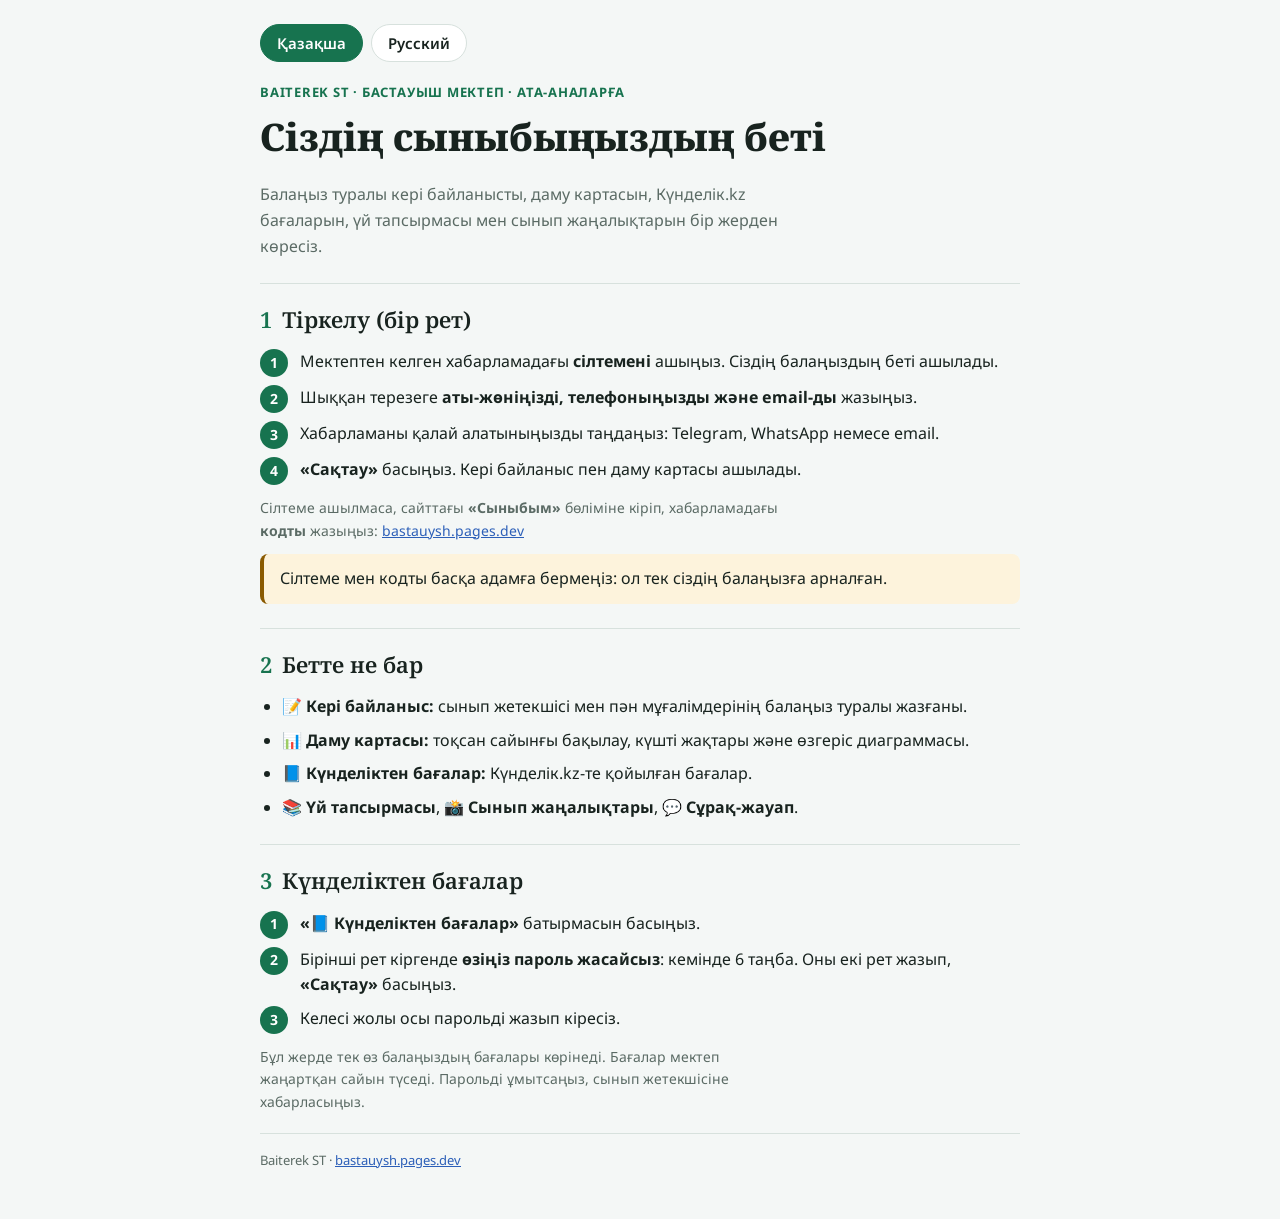
<file: ata-ana.html>
<!doctype html>
<html lang="kk">
<head>
<meta charset="utf-8">
<meta name="viewport" content="width=device-width, initial-scale=1">
<meta name="description" content="Baiterek ST бастауыш мектебі: ата-аналарға сайтты пайдалану нұсқаулығы. Инструкция для родителей.">
<title>Ата-аналарға нұсқаулық</title>
<link rel="preconnect" href="https://fonts.googleapis.com">
<link rel="stylesheet" href="https://fonts.googleapis.com/css2?family=Noto+Sans:wght@400;500;700&family=Noto+Serif:wght@600;800&display=swap">
<link rel="stylesheet" href="guide.css">
</head>
<body>
<div class="wrap">
  <header>
    <div class="tabs" role="tablist" aria-label="Тіл / Язык">
      <button role="tab" data-lang="kz">Қазақша</button>
      <button role="tab" data-lang="ru">Русский</button>
    </div>
  </header>

<main data-l="kz">
  <div class="eyebrow">Baiterek ST · бастауыш мектеп · ата-аналарға</div>
  <h1>Сіздің сыныбыңыздың беті</h1>
  <p class="lead">Балаңыз туралы кері байланысты, даму картасын, Күнделік.kz бағаларын, үй тапсырмасы мен сынып жаңалықтарын бір жерден көресіз.</p>

  <section>
    <h2><span class="n">1</span>Тіркелу (бір рет)</h2>
    <ol class="steps">
      <li>Мектептен келген хабарламадағы <b>сілтемені</b> ашыңыз. Сіздің балаңыздың беті ашылады.</li>
      <li>Шыққан терезеге <b>аты-жөніңізді, телефоныңызды және email-ды</b> жазыңыз.</li>
      <li>Хабарламаны қалай алатыныңызды таңдаңыз: Telegram, WhatsApp немесе email.</li>
      <li><b>«Сақтау»</b> басыңыз. Кері байланыс пен даму картасы ашылады.</li>
    </ol>
    <p class="note">Сілтеме ашылмаса, сайттағы <b>«Сыныбым»</b> бөліміне кіріп, хабарламадағы <b>кодты</b> жазыңыз: <a href="https://bastauysh.pages.dev/#myclass">bastauysh.pages.dev</a></p>
    <p class="warn">Сілтеме мен кодты басқа адамға бермеңіз: ол тек сіздің балаңызға арналған.</p>
  </section>

  <section>
    <h2><span class="n">2</span>Бетте не бар</h2>
    <ul>
      <li><b>📝 Кері байланыс:</b> сынып жетекшісі мен пән мұғалімдерінің балаңыз туралы жазғаны.</li>
      <li><b>📊 Даму картасы:</b> тоқсан сайынғы бақылау, күшті жақтары және өзгеріс диаграммасы.</li>
      <li><b>📘 Күнделіктен бағалар:</b> Күнделік.kz-те қойылған бағалар.</li>
      <li><b>📚 Үй тапсырмасы</b>, <b>📸 Сынып жаңалықтары</b>, <b>💬 Сұрақ-жауап</b>.</li>
    </ul>
  </section>

  <section>
    <h2><span class="n">3</span>Күнделіктен бағалар</h2>
    <ol class="steps">
      <li><b>«📘 Күнделіктен бағалар»</b> батырмасын басыңыз.</li>
      <li>Бірінші рет кіргенде <b>өзіңіз пароль жасайсыз</b>: кемінде 6 таңба. Оны екі рет жазып, <b>«Сақтау»</b> басыңыз.</li>
      <li>Келесі жолы осы парольді жазып кіресіз.</li>
    </ol>
    <p class="note">Бұл жерде тек өз балаңыздың бағалары көрінеді. Бағалар мектеп жаңартқан сайын түседі. Парольді ұмытсаңыз, сынып жетекшісіне хабарласыңыз.</p>
  </section>
</main>

<main data-l="ru" hidden>
  <div class="eyebrow">Baiterek ST · начальная школа · родителям</div>
  <h1>Страница вашего класса</h1>
  <p class="lead">В одном месте — обратная связь о вашем ребёнке, карта развития, оценки из Күнделік.kz, домашнее задание и новости класса.</p>

  <section>
    <h2><span class="n">1</span>Регистрация (один раз)</h2>
    <ol class="steps">
      <li>Откройте <b>ссылку</b> из сообщения школы. Откроется страница вашего ребёнка.</li>
      <li>В появившемся окне укажите <b>ФИО, телефон и email</b>.</li>
      <li>Выберите, как получать уведомления: Telegram, WhatsApp или email.</li>
      <li>Нажмите <b>«Сохранить»</b>. Откроются обратная связь и карта развития.</li>
    </ol>
    <p class="note">Если ссылка не открывается, зайдите на сайте в раздел <b>«Мой класс»</b> и введите <b>код</b> из сообщения: <a href="https://bastauysh.pages.dev/#myclass">bastauysh.pages.dev</a></p>
    <p class="warn">Не передавайте ссылку и код другим людям: они предназначены только для вашего ребёнка.</p>
  </section>

  <section>
    <h2><span class="n">2</span>Что есть на странице</h2>
    <ul>
      <li><b>📝 Обратная связь:</b> что пишут о вашем ребёнке классный руководитель и учителя-предметники.</li>
      <li><b>📊 Карта развития:</b> наблюдения по четвертям, сильные стороны и диаграмма изменений.</li>
      <li><b>📘 Оценки из Күнделік:</b> оценки, выставленные в Күнделік.kz.</li>
      <li><b>📚 Домашнее задание</b>, <b>📸 Новости класса</b>, <b>💬 Вопросы и ответы</b>.</li>
    </ul>
  </section>

  <section>
    <h2><span class="n">3</span>Оценки из Күнделік</h2>
    <ol class="steps">
      <li>Нажмите <b>«📘 Оценки из Күнделік»</b>.</li>
      <li>При первом входе вы <b>сами создаёте пароль</b>: не короче 6 символов. Введите его дважды и нажмите <b>«Сохранить»</b>.</li>
      <li>В следующий раз входите с этим паролем.</li>
    </ol>
    <p class="note">Здесь видны только оценки вашего ребёнка. Оценки появляются после обновления школой. Если забыли пароль, обратитесь к классному руководителю.</p>
  </section>
</main>
  <footer>Baiterek ST · <a href="https://bastauysh.pages.dev/">bastauysh.pages.dev</a></footer>
</div>
<script src="guide.js"></script>
</body>
</html>
</file>
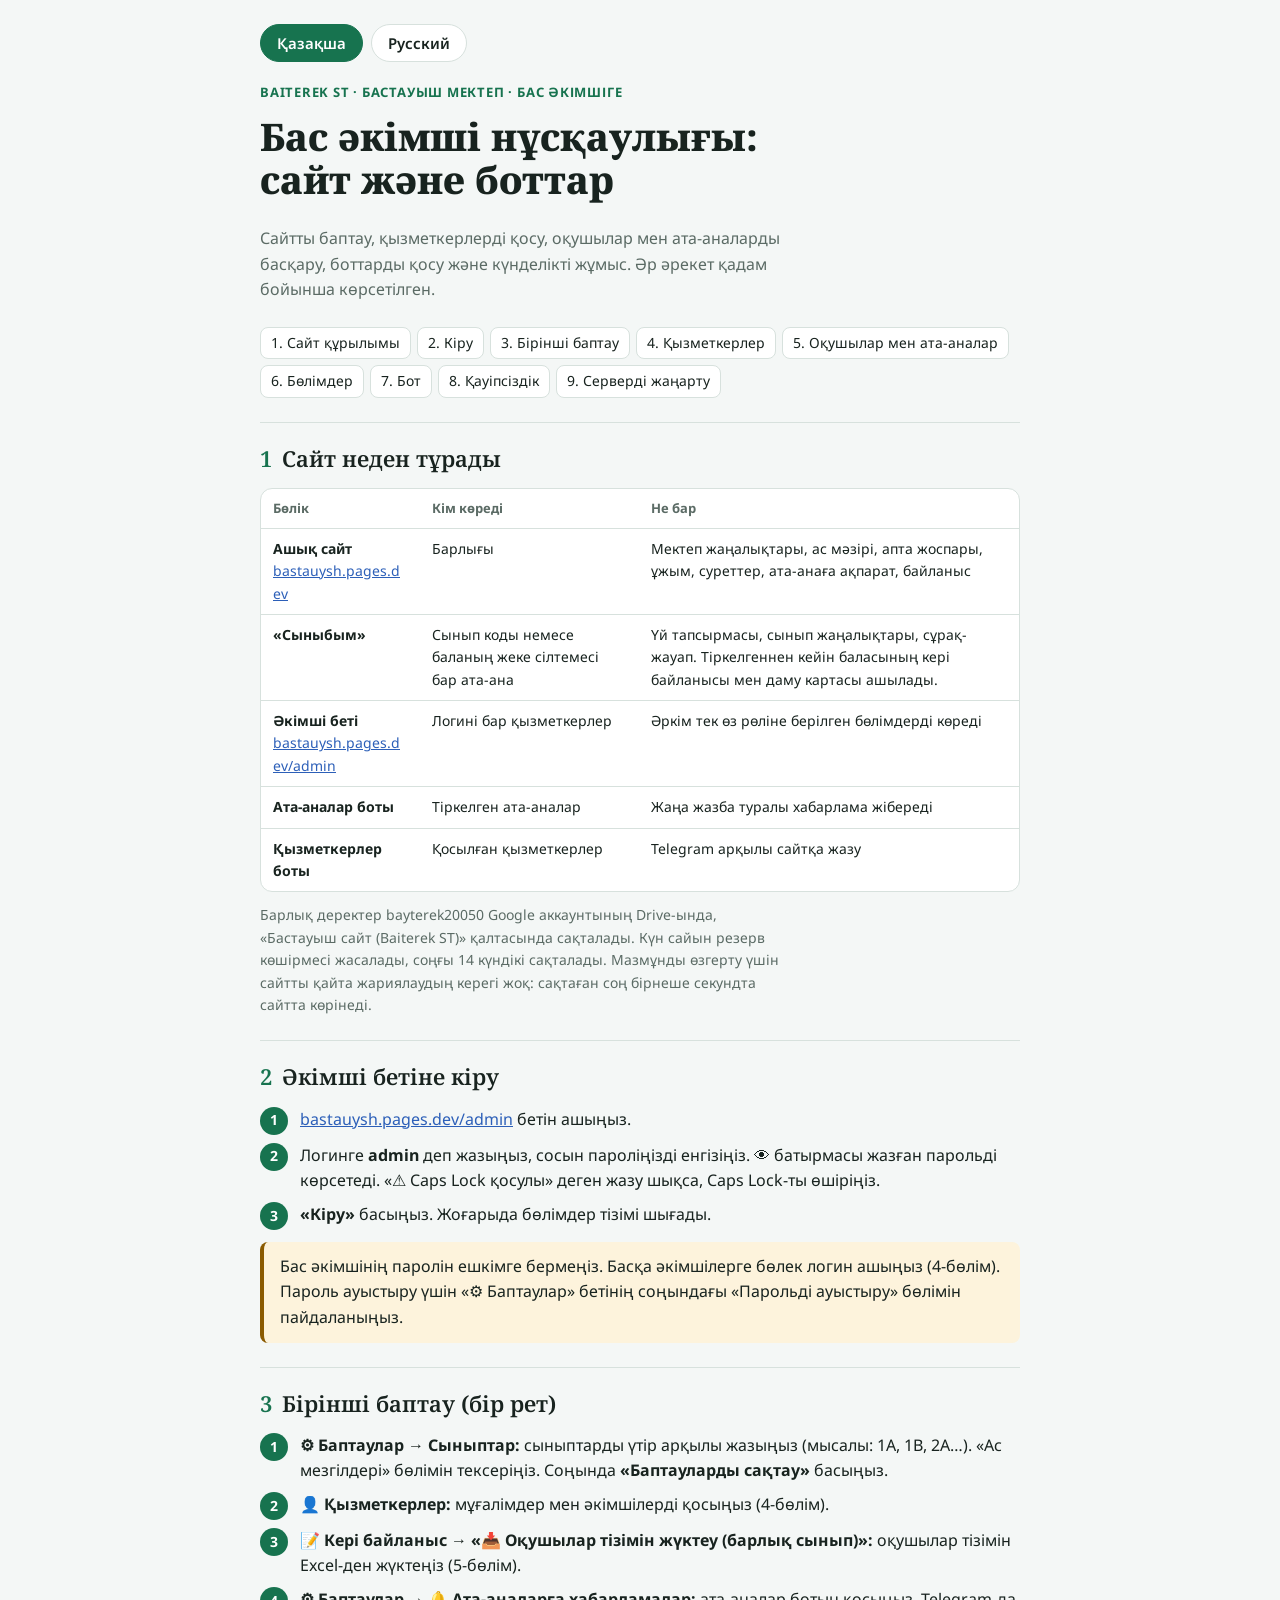
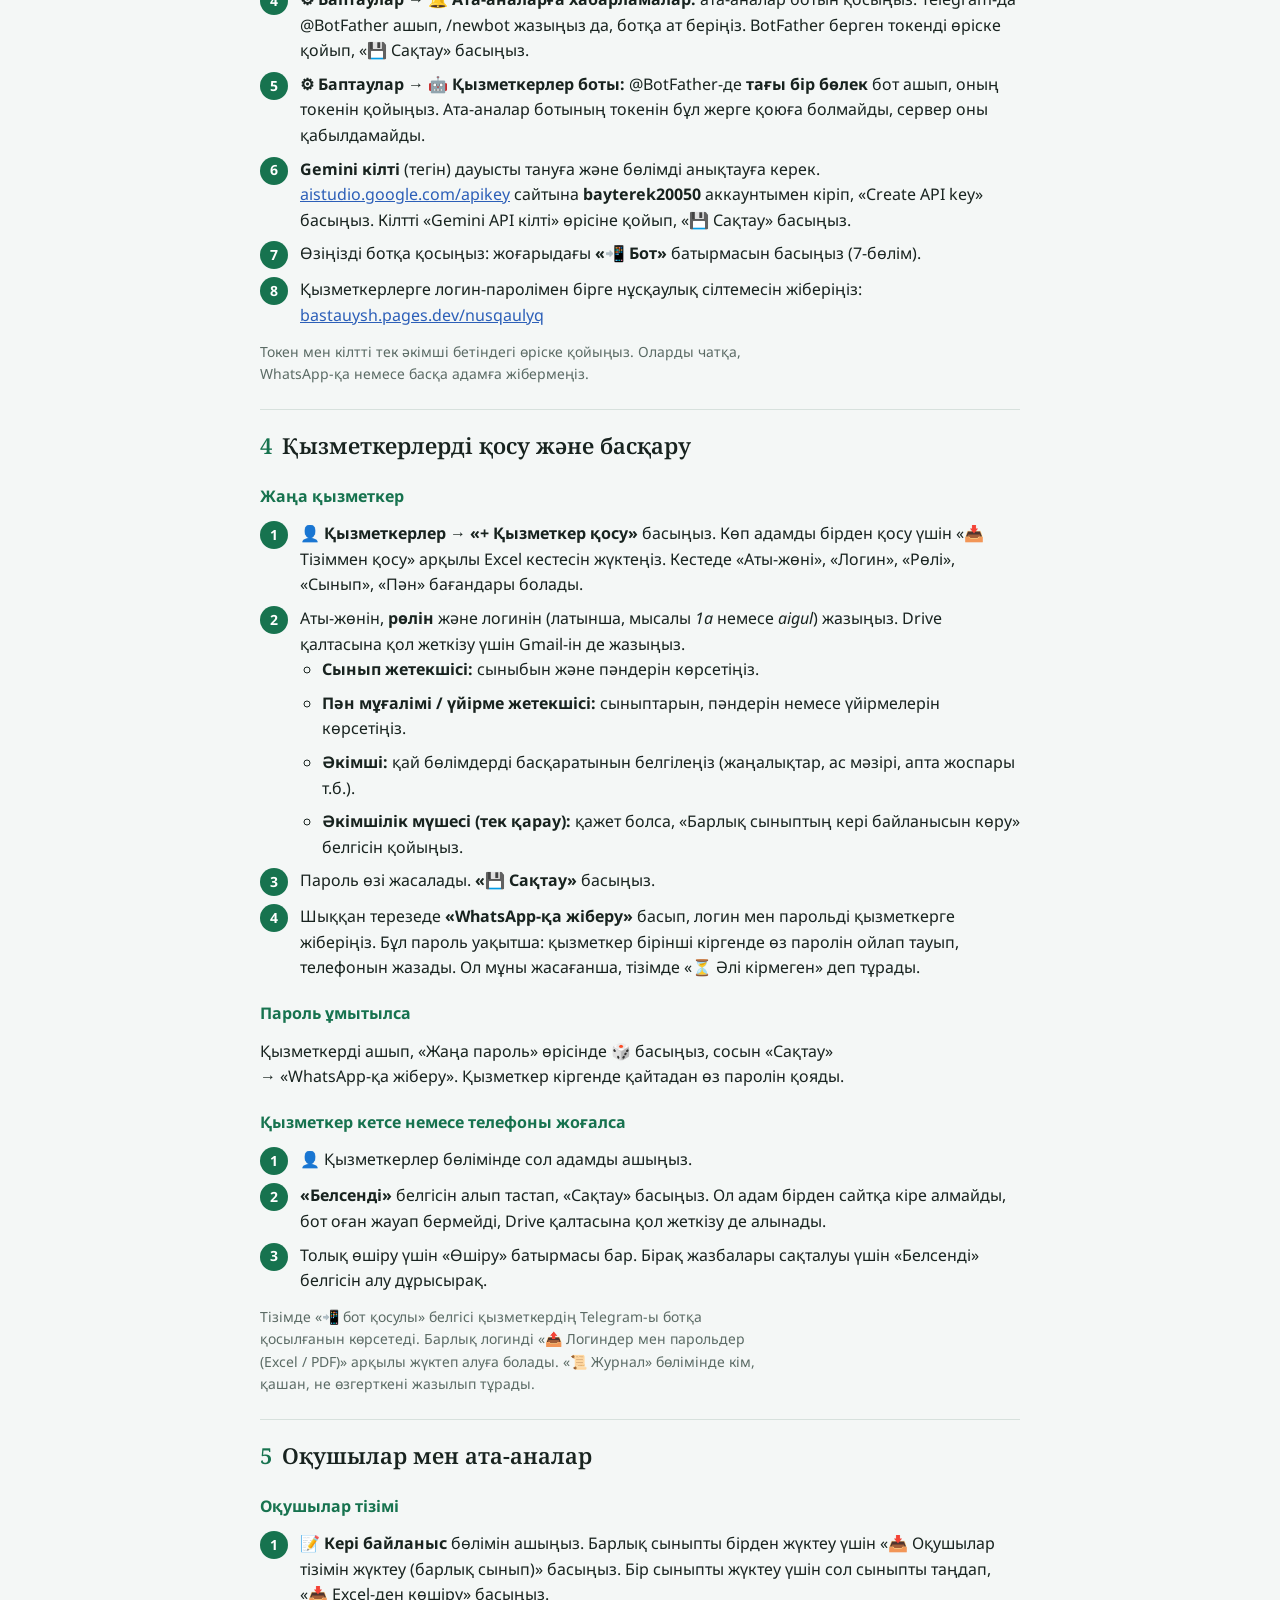
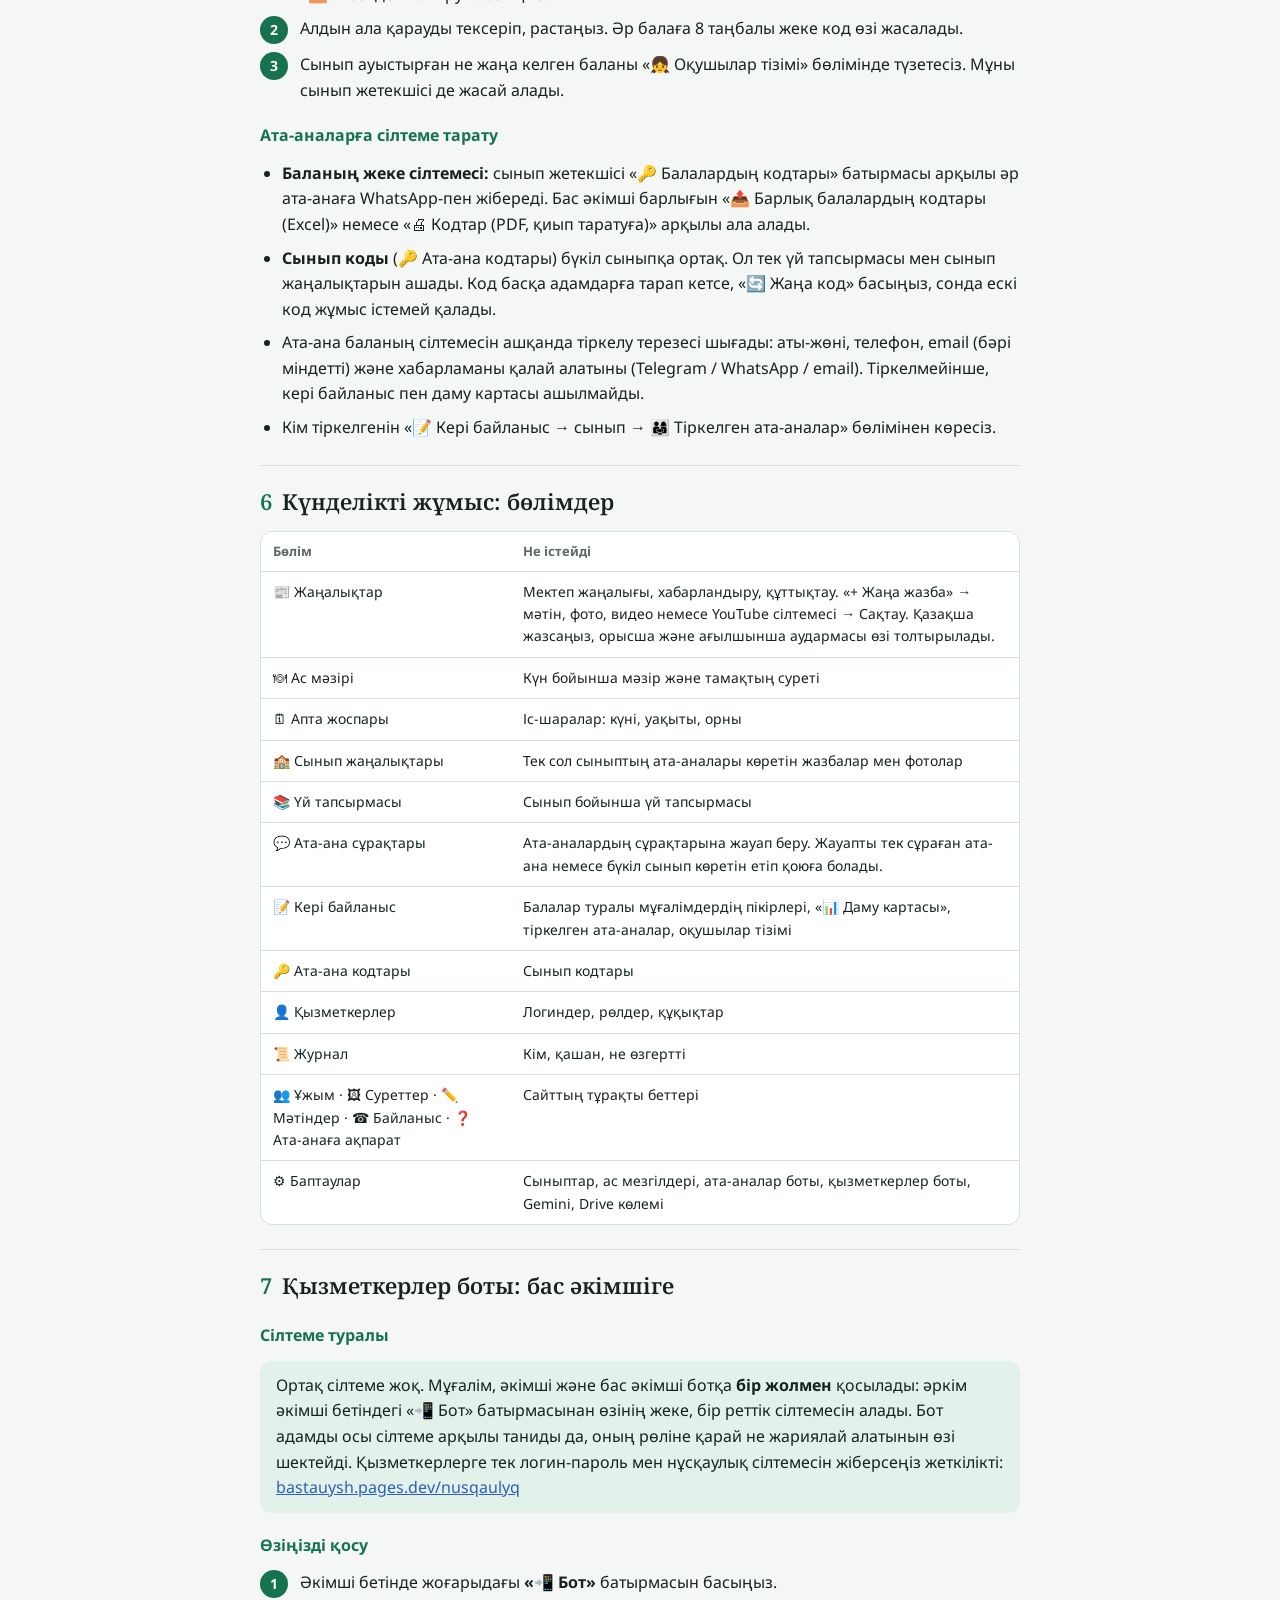
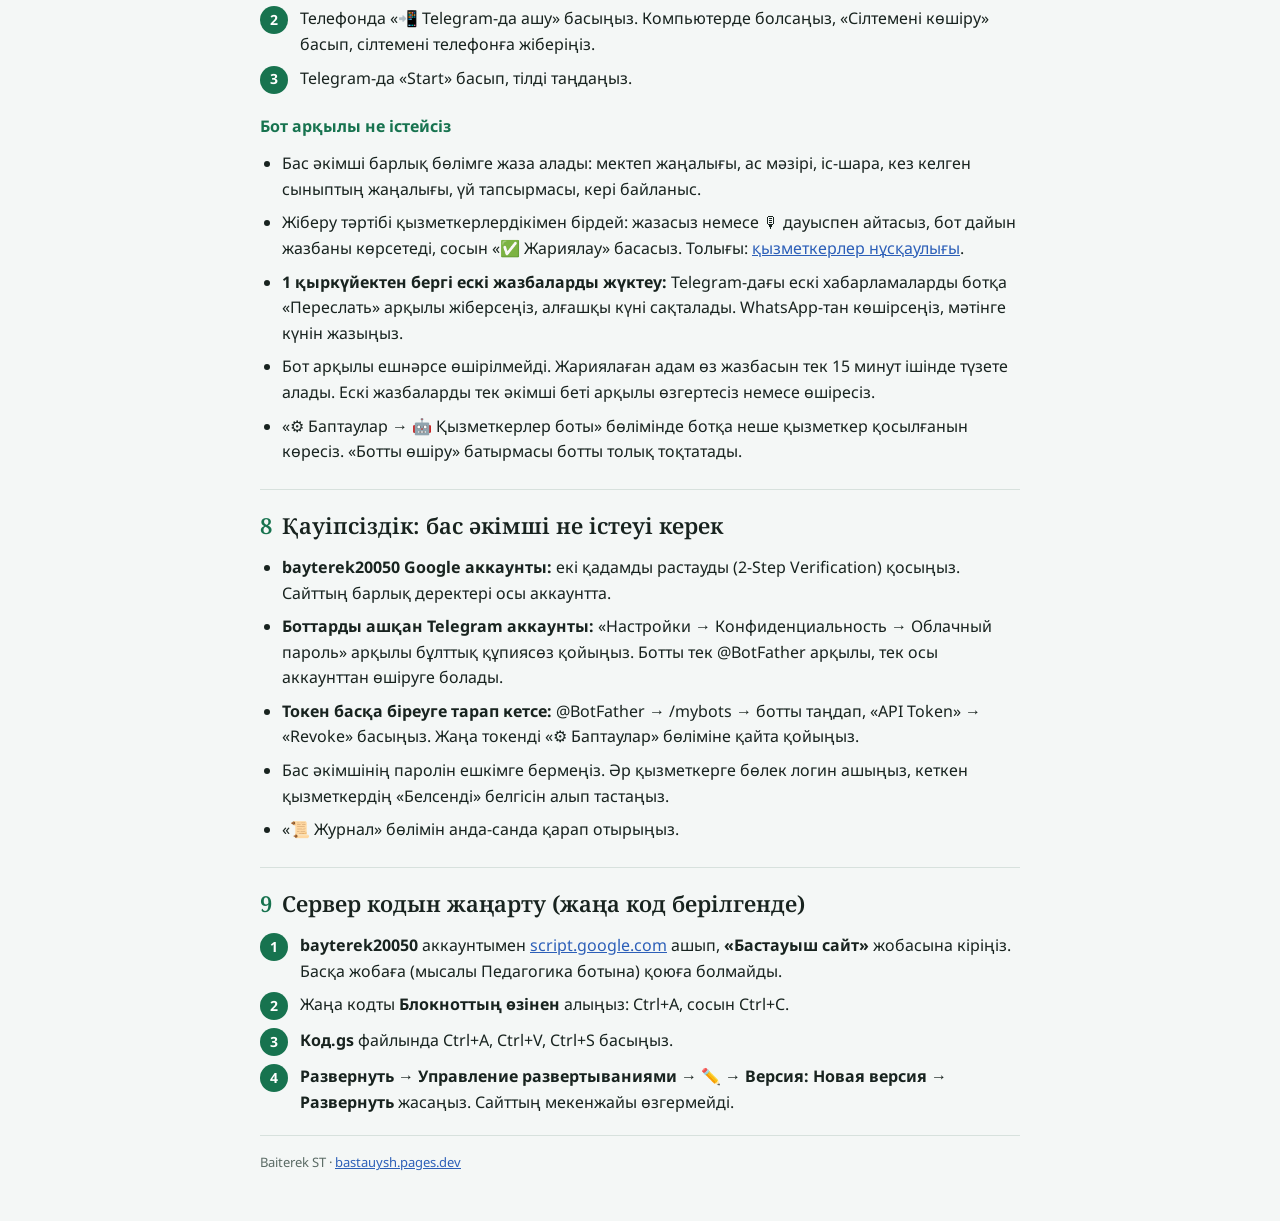
<file: bas-akimshi.html>
<!doctype html>
<html lang="kk">
<head>
<meta charset="utf-8">
<meta name="viewport" content="width=device-width, initial-scale=1">
<meta name="robots" content="noindex">
<meta name="description" content="Baiterek ST бастауыш мектебі: бас әкімшіге арналған сайт пен боттарды басқару нұсқаулығы">
<title>Бас әкімші нұсқаулығы</title>
<link rel="preconnect" href="https://fonts.googleapis.com">
<link rel="stylesheet" href="https://fonts.googleapis.com/css2?family=Noto+Sans:wght@400;500;700&family=Noto+Serif:wght@600;800&display=swap">
<link rel="stylesheet" href="guide.css">
</head>
<body>
<div class="wrap">
  <header>
    <div class="tabs" role="tablist" aria-label="Тіл / Язык">
      <button role="tab" data-lang="kz">Қазақша</button>
      <button role="tab" data-lang="ru">Русский</button>
    </div>
  </header>

<!-- ======================= ҚАЗАҚША ======================= -->
<main data-l="kz">
  <div class="eyebrow">Baiterek ST · бастауыш мектеп · бас әкімшіге</div>
  <h1>Бас әкімші нұсқаулығы: сайт және боттар</h1>
  <p class="lead">Сайтты баптау, қызметкерлерді қосу, оқушылар мен ата-аналарды басқару, боттарды қосу және күнделікті жұмыс. Әр әрекет қадам бойынша көрсетілген.</p>
  <nav class="toc">
    <a href="#kz-1">1. Сайт құрылымы</a><a href="#kz-2">2. Кіру</a><a href="#kz-3">3. Бірінші баптау</a><a href="#kz-4">4. Қызметкерлер</a>
    <a href="#kz-5">5. Оқушылар мен ата-аналар</a><a href="#kz-6">6. Бөлімдер</a><a href="#kz-7">7. Бот</a><a href="#kz-8">8. Қауіпсіздік</a><a href="#kz-9">9. Серверді жаңарту</a>
  </nav>

  <section id="kz-1">
    <h2><span class="n">1</span>Сайт неден тұрады</h2>
    <div class="table-wrap"><table>
      <tr><th>Бөлік</th><th>Кім көреді</th><th>Не бар</th></tr>
      <tr><td><b>Ашық сайт</b><br><a href="https://bastauysh.pages.dev/">bastauysh.pages.dev</a></td><td>Барлығы</td><td>Мектеп жаңалықтары, ас мәзірі, апта жоспары, ұжым, суреттер, ата-анаға ақпарат, байланыс</td></tr>
      <tr><td><b>«Сыныбым»</b></td><td>Сынып коды немесе баланың жеке сілтемесі бар ата-ана</td><td>Үй тапсырмасы, сынып жаңалықтары, сұрақ-жауап. Тіркелгеннен кейін баласының кері байланысы мен даму картасы ашылады.</td></tr>
      <tr><td><b>Әкімші беті</b><br><a href="https://bastauysh.pages.dev/admin">bastauysh.pages.dev/admin</a></td><td>Логині бар қызметкерлер</td><td>Әркім тек өз рөліне берілген бөлімдерді көреді</td></tr>
      <tr><td><b>Ата-аналар боты</b></td><td>Тіркелген ата-аналар</td><td>Жаңа жазба туралы хабарлама жібереді</td></tr>
      <tr><td><b>Қызметкерлер боты</b></td><td>Қосылған қызметкерлер</td><td>Telegram арқылы сайтқа жазу</td></tr>
    </table></div>
    <p class="note">Барлық деректер bayterek20050 Google аккаунтының Drive-ында, «Бастауыш сайт (Baiterek ST)» қалтасында сақталады. Күн сайын резерв көшірмесі жасалады, соңғы 14 күндікі сақталады. Мазмұнды өзгерту үшін сайтты қайта жариялаудың керегі жоқ: сақтаған соң бірнеше секундта сайтта көрінеді.</p>
  </section>

  <section id="kz-2">
    <h2><span class="n">2</span>Әкімші бетіне кіру</h2>
    <ol class="steps">
      <li><a href="https://bastauysh.pages.dev/admin">bastauysh.pages.dev/admin</a> бетін ашыңыз.</li>
      <li>Логинге <b>admin</b> деп жазыңыз, сосын пароліңізді енгізіңіз. 👁 батырмасы жазған парольді көрсетеді. «⚠ Caps Lock қосулы» деген жазу шықса, Caps Lock-ты өшіріңіз.</li>
      <li><b>«Кіру»</b> басыңыз. Жоғарыда бөлімдер тізімі шығады.</li>
    </ol>
    <p class="warn">Бас әкімшінің паролін ешкімге бермеңіз. Басқа әкімшілерге бөлек логин ашыңыз (4-бөлім). Пароль ауыстыру үшін «⚙ Баптаулар» бетінің соңындағы «Парольді ауыстыру» бөлімін пайдаланыңыз.</p>
  </section>

  <section id="kz-3">
    <h2><span class="n">3</span>Бірінші баптау (бір рет)</h2>
    <ol class="steps">
      <li><b>⚙ Баптаулар → Сыныптар:</b> сыныптарды үтір арқылы жазыңыз (мысалы: 1A, 1B, 2A…). «Ас мезгілдері» бөлімін тексеріңіз. Соңында <b>«Баптауларды сақтау»</b> басыңыз.</li>
      <li><b>👤 Қызметкерлер:</b> мұғалімдер мен әкімшілерді қосыңыз (4-бөлім).</li>
      <li><b>📝 Кері байланыс → «📥 Оқушылар тізімін жүктеу (барлық сынып)»:</b> оқушылар тізімін Excel-ден жүктеңіз (5-бөлім).</li>
      <li><b>⚙ Баптаулар → 🔔 Ата-аналарға хабарламалар:</b> ата-аналар ботын қосыңыз. Telegram-да @BotFather ашып, /newbot жазыңыз да, ботқа ат беріңіз. BotFather берген токенді өріске қойып, «💾 Сақтау» басыңыз.</li>
      <li><b>⚙ Баптаулар → 🤖 Қызметкерлер боты:</b> @BotFather-де <b>тағы бір бөлек</b> бот ашып, оның токенін қойыңыз. Ата-аналар ботының токенін бұл жерге қоюға болмайды, сервер оны қабылдамайды.</li>
      <li><b>Gemini кілті</b> (тегін) дауысты тануға және бөлімді анықтауға керек. <a href="https://aistudio.google.com/apikey">aistudio.google.com/apikey</a> сайтына <b>bayterek20050</b> аккаунтымен кіріп, «Create API key» басыңыз. Кілтті «Gemini API кілті» өрісіне қойып, «💾 Сақтау» басыңыз.</li>
      <li>Өзіңізді ботқа қосыңыз: жоғарыдағы <b>«📲 Бот»</b> батырмасын басыңыз (7-бөлім).</li>
      <li>Қызметкерлерге логин-паролімен бірге нұсқаулық сілтемесін жіберіңіз: <a href="https://bastauysh.pages.dev/nusqaulyq">bastauysh.pages.dev/nusqaulyq</a></li>
    </ol>
    <p class="note">Токен мен кілтті тек әкімші бетіндегі өріске қойыңыз. Оларды чатқа, WhatsApp-қа немесе басқа адамға жібермеңіз.</p>
  </section>

  <section id="kz-4">
    <h2><span class="n">4</span>Қызметкерлерді қосу және басқару</h2>
    <h3>Жаңа қызметкер</h3>
    <ol class="steps">
      <li><b>👤 Қызметкерлер → «+ Қызметкер қосу»</b> басыңыз. Көп адамды бірден қосу үшін «📥 Тізіммен қосу» арқылы Excel кестесін жүктеңіз. Кестеде «Аты-жөні», «Логин», «Рөлі», «Сынып», «Пән» бағандары болады.</li>
      <li>Аты-жөнін, <b>рөлін</b> және логинін (латынша, мысалы <i>1a</i> немесе <i>aigul</i>) жазыңыз. Drive қалтасына қол жеткізу үшін Gmail-ін де жазыңыз.
        <ul>
          <li><b>Сынып жетекшісі:</b> сыныбын және пәндерін көрсетіңіз.</li>
          <li><b>Пән мұғалімі / үйірме жетекшісі:</b> сыныптарын, пәндерін немесе үйірмелерін көрсетіңіз.</li>
          <li><b>Әкімші:</b> қай бөлімдерді басқаратынын белгілеңіз (жаңалықтар, ас мәзірі, апта жоспары т.б.).</li>
          <li><b>Әкімшілік мүшесі (тек қарау):</b> қажет болса, «Барлық сыныптың кері байланысын көру» белгісін қойыңыз.</li>
        </ul></li>
      <li>Пароль өзі жасалады. <b>«💾 Сақтау»</b> басыңыз.</li>
      <li>Шыққан терезеде <b>«WhatsApp-қа жіберу»</b> басып, логин мен парольді қызметкерге жіберіңіз. Бұл пароль уақытша: қызметкер бірінші кіргенде өз паролін ойлап тауып, телефонын жазады. Ол мұны жасағанша, тізімде «⏳ Әлі кірмеген» деп тұрады.</li>
    </ol>
    <h3>Пароль ұмытылса</h3>
    <p>Қызметкерді ашып, «Жаңа пароль» өрісінде 🎲 басыңыз, сосын «Сақтау» → «WhatsApp-қа жіберу». Қызметкер кіргенде қайтадан өз паролін қояды.</p>
    <h3>Қызметкер кетсе немесе телефоны жоғалса</h3>
    <ol class="steps">
      <li>👤 Қызметкерлер бөлімінде сол адамды ашыңыз.</li>
      <li><b>«Белсенді»</b> белгісін алып тастап, «Сақтау» басыңыз. Ол адам бірден сайтқа кіре алмайды, бот оған жауап бермейді, Drive қалтасына қол жеткізу де алынады.</li>
      <li>Толық өшіру үшін «Өшіру» батырмасы бар. Бірақ жазбалары сақталуы үшін «Белсенді» белгісін алу дұрысырақ.</li>
    </ol>
    <p class="note">Тізімде «📲 бот қосулы» белгісі қызметкердің Telegram-ы ботқа қосылғанын көрсетеді. Барлық логинді «📤 Логиндер мен парольдер (Excel / PDF)» арқылы жүктеп алуға болады. «📜 Журнал» бөлімінде кім, қашан, не өзгерткені жазылып тұрады.</p>
  </section>

  <section id="kz-5">
    <h2><span class="n">5</span>Оқушылар мен ата-аналар</h2>
    <h3>Оқушылар тізімі</h3>
    <ol class="steps">
      <li><b>📝 Кері байланыс</b> бөлімін ашыңыз. Барлық сыныпты бірден жүктеу үшін «📥 Оқушылар тізімін жүктеу (барлық сынып)» басыңыз. Бір сыныпты жүктеу үшін сол сыныпты таңдап, «📥 Excel-ден көшіру» басыңыз.</li>
      <li>Алдын ала қарауды тексеріп, растаңыз. Әр балаға 8 таңбалы жеке код өзі жасалады.</li>
      <li>Сынып ауыстырған не жаңа келген баланы «👧 Оқушылар тізімі» бөлімінде түзетесіз. Мұны сынып жетекшісі де жасай алады.</li>
    </ol>
    <h3>Ата-аналарға сілтеме тарату</h3>
    <ul>
      <li><b>Баланың жеке сілтемесі:</b> сынып жетекшісі «🔑 Балалардың кодтары» батырмасы арқылы әр ата-анаға WhatsApp-пен жібереді. Бас әкімші барлығын «📤 Барлық балалардың кодтары (Excel)» немесе «🖨 Кодтар (PDF, қиып таратуға)» арқылы ала алады.</li>
      <li><b>Сынып коды</b> (🔑 Ата-ана кодтары) бүкіл сыныпқа ортақ. Ол тек үй тапсырмасы мен сынып жаңалықтарын ашады. Код басқа адамдарға тарап кетсе, «🔄 Жаңа код» басыңыз, сонда ескі код жұмыс істемей қалады.</li>
      <li>Ата-ана баланың сілтемесін ашқанда тіркелу терезесі шығады: аты-жөні, телефон, email (бәрі міндетті) және хабарламаны қалай алатыны (Telegram / WhatsApp / email). Тіркелмейінше, кері байланыс пен даму картасы ашылмайды.</li>
      <li>Кім тіркелгенін «📝 Кері байланыс → сынып → 👨‍👩‍👧 Тіркелген ата-аналар» бөлімінен көресіз.</li>
    </ul>
  </section>

  <section id="kz-6">
    <h2><span class="n">6</span>Күнделікті жұмыс: бөлімдер</h2>
    <div class="table-wrap"><table>
      <tr><th>Бөлім</th><th>Не істейді</th></tr>
      <tr><td>📰 Жаңалықтар</td><td>Мектеп жаңалығы, хабарландыру, құттықтау. «+ Жаңа жазба» → мәтін, фото, видео немесе YouTube сілтемесі → Сақтау. Қазақша жазсаңыз, орысша және ағылшынша аудармасы өзі толтырылады.</td></tr>
      <tr><td>🍽 Ас мәзірі</td><td>Күн бойынша мәзір және тамақтың суреті</td></tr>
      <tr><td>🗓 Апта жоспары</td><td>Іс-шаралар: күні, уақыты, орны</td></tr>
      <tr><td>🏫 Сынып жаңалықтары</td><td>Тек сол сыныптың ата-аналары көретін жазбалар мен фотолар</td></tr>
      <tr><td>📚 Үй тапсырмасы</td><td>Сынып бойынша үй тапсырмасы</td></tr>
      <tr><td>💬 Ата-ана сұрақтары</td><td>Ата-аналардың сұрақтарына жауап беру. Жауапты тек сұраған ата-ана немесе бүкіл сынып көретін етіп қоюға болады.</td></tr>
      <tr><td>📝 Кері байланыс</td><td>Балалар туралы мұғалімдердің пікірлері, «📊 Даму картасы», тіркелген ата-аналар, оқушылар тізімі</td></tr>
      <tr><td>🔑 Ата-ана кодтары</td><td>Сынып кодтары</td></tr>
      <tr><td>👤 Қызметкерлер</td><td>Логиндер, рөлдер, құқықтар</td></tr>
      <tr><td>📜 Журнал</td><td>Кім, қашан, не өзгертті</td></tr>
      <tr><td>👥 Ұжым · 🖼 Суреттер · ✏️ Мәтіндер · ☎ Байланыс · ❓ Ата-анаға ақпарат</td><td>Сайттың тұрақты беттері</td></tr>
      <tr><td>⚙ Баптаулар</td><td>Сыныптар, ас мезгілдері, ата-аналар боты, қызметкерлер боты, Gemini, Drive көлемі</td></tr>
    </table></div>
  </section>

  <section id="kz-7">
    <h2><span class="n">7</span>Қызметкерлер боты: бас әкімшіге</h2>
    <h3>Сілтеме туралы</h3>
    <p class="tip">Ортақ сілтеме жоқ. Мұғалім, әкімші және бас әкімші ботқа <b>бір жолмен</b> қосылады: әркім әкімші бетіндегі «📲 Бот» батырмасынан өзінің жеке, бір реттік сілтемесін алады. Бот адамды осы сілтеме арқылы таниды да, оның рөліне қарай не жариялай алатынын өзі шектейді. Қызметкерлерге тек логин-пароль мен нұсқаулық сілтемесін жіберсеңіз жеткілікті: <a href="https://bastauysh.pages.dev/nusqaulyq">bastauysh.pages.dev/nusqaulyq</a></p>
    <h3>Өзіңізді қосу</h3>
    <ol class="steps">
      <li>Әкімші бетінде жоғарыдағы <b>«📲 Бот»</b> батырмасын басыңыз.</li>
      <li>Телефонда «📲 Telegram-да ашу» басыңыз. Компьютерде болсаңыз, «Сілтемені көшіру» басып, сілтемені телефонға жіберіңіз.</li>
      <li>Telegram-да «Start» басып, тілді таңдаңыз.</li>
    </ol>
    <h3>Бот арқылы не істейсіз</h3>
    <ul>
      <li>Бас әкімші барлық бөлімге жаза алады: мектеп жаңалығы, ас мәзірі, іс-шара, кез келген сыныптың жаңалығы, үй тапсырмасы, кері байланыс.</li>
      <li>Жіберу тәртібі қызметкерлердікімен бірдей: жазасыз немесе 🎙 дауыспен айтасыз, бот дайын жазбаны көрсетеді, сосын «✅ Жариялау» басасыз. Толығы: <a href="nusqaulyq#kz-2">қызметкерлер нұсқаулығы</a>.</li>
      <li><b>1 қыркүйектен бергі ескі жазбаларды жүктеу:</b> Telegram-дағы ескі хабарламаларды ботқа «Переслать» арқылы жіберсеңіз, алғашқы күні сақталады. WhatsApp-тан көшірсеңіз, мәтінге күнін жазыңыз.</li>
      <li>Бот арқылы ешнәрсе өшірілмейді. Жариялаған адам өз жазбасын тек 15 минут ішінде түзете алады. Ескі жазбаларды тек әкімші беті арқылы өзгертесіз немесе өшіресіз.</li>
      <li>«⚙ Баптаулар → 🤖 Қызметкерлер боты» бөлімінде ботқа неше қызметкер қосылғанын көресіз. «Ботты өшіру» батырмасы ботты толық тоқтатады.</li>
    </ul>
  </section>

  <section id="kz-8">
    <h2><span class="n">8</span>Қауіпсіздік: бас әкімші не істеуі керек</h2>
    <ul>
      <li><b>bayterek20050 Google аккаунты:</b> екі қадамды растауды (2-Step Verification) қосыңыз. Сайттың барлық деректері осы аккаунтта.</li>
      <li><b>Боттарды ашқан Telegram аккаунты:</b> «Настройки → Конфиденциальность → Облачный пароль» арқылы бұлттық құпиясөз қойыңыз. Ботты тек @BotFather арқылы, тек осы аккаунттан өшіруге болады.</li>
      <li><b>Токен басқа біреуге тарап кетсе:</b> @BotFather → /mybots → ботты таңдап, «API Token» → «Revoke» басыңыз. Жаңа токенді «⚙ Баптаулар» бөліміне қайта қойыңыз.</li>
      <li>Бас әкімшінің паролін ешкімге бермеңіз. Әр қызметкерге бөлек логин ашыңыз, кеткен қызметкердің «Белсенді» белгісін алып тастаңыз.</li>
      <li>«📜 Журнал» бөлімін анда-санда қарап отырыңыз.</li>
    </ul>
  </section>

  <section id="kz-9">
    <h2><span class="n">9</span>Сервер кодын жаңарту (жаңа код берілгенде)</h2>
    <ol class="steps">
      <li><b>bayterek20050</b> аккаунтымен <a href="https://script.google.com">script.google.com</a> ашып, <b>«Бастауыш сайт»</b> жобасына кіріңіз. Басқа жобаға (мысалы Педагогика ботына) қоюға болмайды.</li>
      <li>Жаңа кодты <b>Блокноттың өзінен</b> алыңыз: Ctrl+A, сосын Ctrl+C.</li>
      <li><b>Код.gs</b> файлында Ctrl+A, Ctrl+V, Ctrl+S басыңыз.</li>
      <li><b>Развернуть → Управление развертываниями → ✏️ → Версия: Новая версия → Развернуть</b> жасаңыз. Сайттың мекенжайы өзгермейді.</li>
    </ol>
  </section>
</main>

<!-- ======================= РУССКИЙ ======================= -->
<main data-l="ru" hidden>
  <div class="eyebrow">Baiterek ST · начальная школа · главному администратору</div>
  <h1>Инструкция главного администратора: сайт и боты</h1>
  <p class="lead">Настройка сайта, добавление сотрудников, ученики и родители, подключение ботов и ежедневная работа. Каждое действие расписано по шагам.</p>
  <nav class="toc">
    <a href="#ru-1">1. Устройство сайта</a><a href="#ru-2">2. Вход</a><a href="#ru-3">3. Первая настройка</a><a href="#ru-4">4. Сотрудники</a>
    <a href="#ru-5">5. Ученики и родители</a><a href="#ru-6">6. Разделы</a><a href="#ru-7">7. Бот</a><a href="#ru-8">8. Безопасность</a><a href="#ru-9">9. Обновление сервера</a>
  </nav>

  <section id="ru-1">
    <h2><span class="n">1</span>Из чего состоит сайт</h2>
    <div class="table-wrap"><table>
      <tr><th>Часть</th><th>Кто видит</th><th>Что там</th></tr>
      <tr><td><b>Открытый сайт</b><br><a href="https://bastauysh.pages.dev/">bastauysh.pages.dev</a></td><td>Все</td><td>Новости школы, меню, план недели, коллектив, фото, информация для родителей, контакты</td></tr>
      <tr><td><b>«Мой класс»</b></td><td>Родители с кодом класса или личной ссылкой ребёнка</td><td>Домашнее задание, новости класса, вопросы и ответы. После регистрации открываются обратная связь и карта развития их ребёнка.</td></tr>
      <tr><td><b>Страница администратора</b><br><a href="https://bastauysh.pages.dev/admin">bastauysh.pages.dev/admin</a></td><td>Сотрудники с логином</td><td>Каждый видит только разделы своей роли</td></tr>
      <tr><td><b>Бот для родителей</b></td><td>Зарегистрированные родители</td><td>Присылает уведомления о новых записях</td></tr>
      <tr><td><b>Бот для сотрудников</b></td><td>Подключённые сотрудники</td><td>Публикация на сайте через Telegram</td></tr>
    </table></div>
    <p class="note">Все данные хранятся на Google Drive аккаунта bayterek20050, в папке «Бастауыш сайт (Baiterek ST)». Каждый день делается резервная копия, хранятся последние 14. Чтобы изменить содержимое, публиковать сайт заново не нужно: после сохранения изменения появятся на сайте через несколько секунд.</p>
  </section>

  <section id="ru-2">
    <h2><span class="n">2</span>Вход на страницу администратора</h2>
    <ol class="steps">
      <li>Откройте <a href="https://bastauysh.pages.dev/admin">bastauysh.pages.dev/admin</a>.</li>
      <li>В поле логина введите <b>admin</b>, затем пароль. Кнопка 👁 показывает введённый пароль. Если появилась надпись «⚠ включён Caps Lock», выключите Caps Lock.</li>
      <li>Нажмите <b>«Войти»</b>. Вверху появится список разделов.</li>
    </ol>
    <p class="warn">Никому не передавайте пароль главного администратора. Другим администраторам создайте отдельные логины (раздел 4). Чтобы сменить пароль, воспользуйтесь блоком «Смена пароля» в конце страницы «⚙ Настройки».</p>
  </section>

  <section id="ru-3">
    <h2><span class="n">3</span>Первая настройка (один раз)</h2>
    <ol class="steps">
      <li><b>⚙ Настройки → Классы:</b> впишите классы через запятую (например: 1A, 1B, 2A…). Проверьте «Приёмы пищи». В конце нажмите <b>«Сохранить настройки»</b>.</li>
      <li><b>👤 Сотрудники:</b> добавьте учителей и администраторов (раздел 4).</li>
      <li><b>📝 Обратная связь → «📥 Загрузить список учеников (все классы)»:</b> загрузите список учеников из Excel (раздел 5).</li>
      <li><b>⚙ Настройки → 🔔 Уведомления родителям:</b> подключите бот для родителей. Откройте в Telegram @BotFather, напишите /newbot и дайте боту имя. Вставьте токен от BotFather в поле и нажмите «💾 Сохранить».</li>
      <li><b>⚙ Настройки → 🤖 Бот сотрудников:</b> создайте в @BotFather <b>ещё один, отдельный</b> бот и вставьте его токен. Токен бота для родителей сюда вставлять нельзя, сервер его не примет.</li>
      <li><b>Ключ Gemini</b> (бесплатный) нужен для распознавания голоса и определения раздела. Войдите на <a href="https://aistudio.google.com/apikey">aistudio.google.com/apikey</a> под аккаунтом <b>bayterek20050</b> и нажмите «Create API key». Вставьте ключ в поле «Ключ Gemini API» и нажмите «💾 Сохранить».</li>
      <li>Подключите себя к боту: нажмите вверху <b>«📲 Бот»</b> (раздел 7).</li>
      <li>Вместе с логином и паролем отправьте сотрудникам ссылку на инструкцию: <a href="https://bastauysh.pages.dev/nusqaulyq?lang=ru">bastauysh.pages.dev/nusqaulyq?lang=ru</a></li>
    </ol>
    <p class="note">Токены и ключи вставляйте только в поля на странице администратора. Не отправляйте их в чат, в WhatsApp или другим людям.</p>
  </section>

  <section id="ru-4">
    <h2><span class="n">4</span>Добавление и управление сотрудниками</h2>
    <h3>Новый сотрудник</h3>
    <ol class="steps">
      <li>Нажмите <b>👤 Сотрудники → «+ Добавить сотрудника»</b>. Чтобы добавить сразу многих, загрузите таблицу Excel через «📥 Добавить списком». В таблице есть столбцы «ФИО», «Логин», «Роль», «Класс», «Предмет».</li>
      <li>Укажите ФИО, <b>роль</b> и логин (латиницей, например <i>1a</i> или <i>aigul</i>). Для доступа к папке Drive укажите и Gmail.
        <ul>
          <li><b>Классный руководитель:</b> укажите класс и предметы.</li>
          <li><b>Учитель-предметник / руководитель кружка:</b> укажите классы, предметы или кружки.</li>
          <li><b>Администратор:</b> отметьте разделы, которыми он управляет (новости, меню, план недели и т.д.).</li>
          <li><b>Член администрации (только просмотр):</b> при необходимости отметьте «Видеть обратную связь всех классов».</li>
        </ul></li>
      <li>Пароль создаётся автоматически. Нажмите <b>«💾 Сохранить»</b>.</li>
      <li>В появившемся окне нажмите <b>«Отправить в WhatsApp»</b>, чтобы отправить сотруднику логин и пароль. Этот пароль временный: при первом входе сотрудник придумает свой пароль и укажет телефон. Пока он этого не сделал, в списке стоит «⏳ Ещё не входил».</li>
    </ol>
    <h3>Если забыли пароль</h3>
    <p>Откройте сотрудника, в поле «Новый пароль» нажмите 🎲, затем «Сохранить» → «Отправить в WhatsApp». При входе сотрудник снова установит свой пароль.</p>
    <h3>Если сотрудник уволился или потерял телефон</h3>
    <ol class="steps">
      <li>Откройте этого человека в разделе 👤 Сотрудники.</li>
      <li>Снимите галочку <b>«Активен»</b> и нажмите «Сохранить». Он сразу не сможет войти на сайт, бот перестанет ему отвечать, доступ к папке Drive тоже снимется.</li>
      <li>Для полного удаления есть кнопка «Удалить». Но чтобы его записи сохранились, лучше снять галочку «Активен».</li>
    </ol>
    <p class="note">Отметка «📲 бот подключён» в списке значит, что Telegram сотрудника подключён к боту. Все логины можно скачать через «📤 Логины и пароли (Excel / PDF)». В разделе «📜 Журнал» записывается, кто, когда и что изменил.</p>
  </section>

  <section id="ru-5">
    <h2><span class="n">5</span>Ученики и родители</h2>
    <h3>Список учеников</h3>
    <ol class="steps">
      <li>Откройте раздел <b>📝 Обратная связь</b>. Чтобы загрузить все классы сразу, нажмите «📥 Загрузить список учеников (все классы)». Чтобы загрузить один класс, выберите его и нажмите «📥 Скопировать из Excel».</li>
      <li>Проверьте предпросмотр и подтвердите. Каждому ребёнку автоматически создаётся личный код из 8 знаков.</li>
      <li>Переход ребёнка в другой класс или нового ученика исправляйте в «👧 Список учеников». Это может делать и классный руководитель.</li>
    </ol>
    <h3>Как раздать ссылки родителям</h3>
    <ul>
      <li><b>Личная ссылка ребёнка:</b> классный руководитель отправляет её каждому родителю в WhatsApp кнопкой «🔑 Коды детей». Главный администратор может получить все сразу через «📤 Коды всех детей (Excel)» или «🖨 Коды (PDF, для раздачи)».</li>
      <li><b>Код класса</b> (🔑 Коды для родителей) общий для всего класса. Он открывает только домашнее задание и новости класса. Если код попал к посторонним, нажмите «🔄 Новый код», и старый перестанет работать.</li>
      <li>Когда родитель открывает ссылку ребёнка, появляется окно регистрации: ФИО, телефон, email (всё обязательно) и способ получения уведомлений (Telegram / WhatsApp / email). Пока родитель не зарегистрируется, обратная связь и карта развития закрыты.</li>
      <li>Кто зарегистрировался, видно в «📝 Обратная связь → класс → 👨‍👩‍👧 Подписанные родители».</li>
    </ul>
  </section>

  <section id="ru-6">
    <h2><span class="n">6</span>Ежедневная работа: разделы</h2>
    <div class="table-wrap"><table>
      <tr><th>Раздел</th><th>Что делает</th></tr>
      <tr><td>📰 Новости</td><td>Новость школы, объявление, поздравление. «+ Новая запись» → текст, фото, видео или ссылка YouTube → Сохранить. Если написать по-казахски, русский и английский переводы заполнятся сами.</td></tr>
      <tr><td>🍽 Меню питания</td><td>Меню по дням и фото блюд</td></tr>
      <tr><td>🗓 План недели</td><td>Мероприятия: дата, время, место</td></tr>
      <tr><td>🏫 Новости класса</td><td>Записи и фото, которые видят только родители этого класса</td></tr>
      <tr><td>📚 Домашнее задание</td><td>Домашнее задание по классам</td></tr>
      <tr><td>💬 Вопросы родителей</td><td>Ответы на вопросы родителей. Ответ можно показать только спросившему родителю или всему классу.</td></tr>
      <tr><td>📝 Обратная связь</td><td>Отзывы учителей о детях, «📊 Карта развития», подписанные родители, список учеников</td></tr>
      <tr><td>🔑 Коды для родителей</td><td>Коды классов</td></tr>
      <tr><td>👤 Сотрудники</td><td>Логины, роли, права</td></tr>
      <tr><td>📜 Журнал</td><td>Кто, когда и что изменил</td></tr>
      <tr><td>👥 Коллектив · 🖼 Фотографии · ✏️ Тексты · ☎ Контакты · ❓ Информация для родителей</td><td>Постоянные страницы сайта</td></tr>
      <tr><td>⚙ Настройки</td><td>Классы, приёмы пищи, бот для родителей, бот для сотрудников, Gemini, объём Drive</td></tr>
    </table></div>
  </section>

  <section id="ru-7">
    <h2><span class="n">7</span>Бот для сотрудников: главному администратору</h2>
    <h3>О ссылке</h3>
    <p class="tip">Общей ссылки нет. Учителя, администраторы и главный администратор подключаются к боту <b>одинаково</b>: каждый получает свою личную одноразовую ссылку кнопкой «📲 Бот» на странице администратора. По этой ссылке бот узнаёт человека и сам ограничивает, что он может публиковать, по его роли. Сотрудникам достаточно отправить логин, пароль и ссылку на инструкцию: <a href="https://bastauysh.pages.dev/nusqaulyq?lang=ru">bastauysh.pages.dev/nusqaulyq?lang=ru</a></p>
    <h3>Как подключить себя</h3>
    <ol class="steps">
      <li>На странице администратора нажмите вверху <b>«📲 Бот»</b>.</li>
      <li>На телефоне нажмите «📲 Открыть в Telegram». Если вы за компьютером, нажмите «Скопировать ссылку» и отправьте ссылку себе на телефон.</li>
      <li>В Telegram нажмите «Start» и выберите язык.</li>
    </ol>
    <h3>Что можно делать через бота</h3>
    <ul>
      <li>Главный администратор может писать во все разделы: новость школы, меню, мероприятие, новость любого класса, домашнее задание, обратная связь.</li>
      <li>Порядок отправки такой же, как у сотрудников: пишете или говорите в 🎙, бот показывает готовую запись, затем нажимаете «✅ Опубликовать». Подробно: <a href="nusqaulyq#ru-2">инструкция для сотрудников</a>.</li>
      <li><b>Загрузка старых записей с 1 сентября:</b> если переслать старые сообщения из Telegram боту («Переслать»), сохранится их исходная дата. Если копируете из WhatsApp, укажите дату в тексте.</li>
      <li>Через бота ничего не удаляется. Автор может исправить свою запись только в течение 15 минут. Старые записи вы меняете или удаляете только на странице администратора.</li>
      <li>В «⚙ Настройки → 🤖 Бот сотрудников» видно, сколько сотрудников подключено. Кнопка «Отключить бот» полностью останавливает бота.</li>
    </ul>
  </section>

  <section id="ru-8">
    <h2><span class="n">8</span>Безопасность: что должен сделать главный администратор</h2>
    <ul>
      <li><b>Google-аккаунт bayterek20050:</b> включите двухэтапную аутентификацию (2-Step Verification). Все данные сайта хранятся в этом аккаунте.</li>
      <li><b>Telegram-аккаунт, которым созданы боты:</b> поставьте облачный пароль: «Настройки → Конфиденциальность → Облачный пароль». Удалить бота можно только через @BotFather и только с этого аккаунта.</li>
      <li><b>Если токен попал к посторонним:</b> @BotFather → /mybots → выберите бота, «API Token» → «Revoke». Новый токен снова вставьте в «⚙ Настройки».</li>
      <li>Никому не передавайте пароль главного администратора. Создавайте каждому сотруднику отдельный логин и снимайте галочку «Активен» у уволившихся.</li>
      <li>Время от времени просматривайте «📜 Журнал».</li>
    </ul>
  </section>

  <section id="ru-9">
    <h2><span class="n">9</span>Обновление кода сервера (когда дан новый код)</h2>
    <ol class="steps">
      <li>Под аккаунтом <b>bayterek20050</b> откройте <a href="https://script.google.com">script.google.com</a> и войдите в проект <b>«Бастауыш сайт»</b>. В другой проект (например, бот Педагогика) вставлять нельзя.</li>
      <li>Новый код берите <b>из самого Блокнота</b>: Ctrl+A, затем Ctrl+C.</li>
      <li>В файле <b>Код.gs</b> нажмите Ctrl+A, Ctrl+V, Ctrl+S.</li>
      <li><b>Развернуть → Управление развертываниями → ✏️ → Версия: Новая версия → Развернуть</b>. Адрес сайта не изменится.</li>
    </ol>
  </section>
</main>

  <footer>Baiterek ST · <a href="https://bastauysh.pages.dev/">bastauysh.pages.dev</a></footer>
</div>
<script src="guide.js"></script>
</body>
</html>
</file>
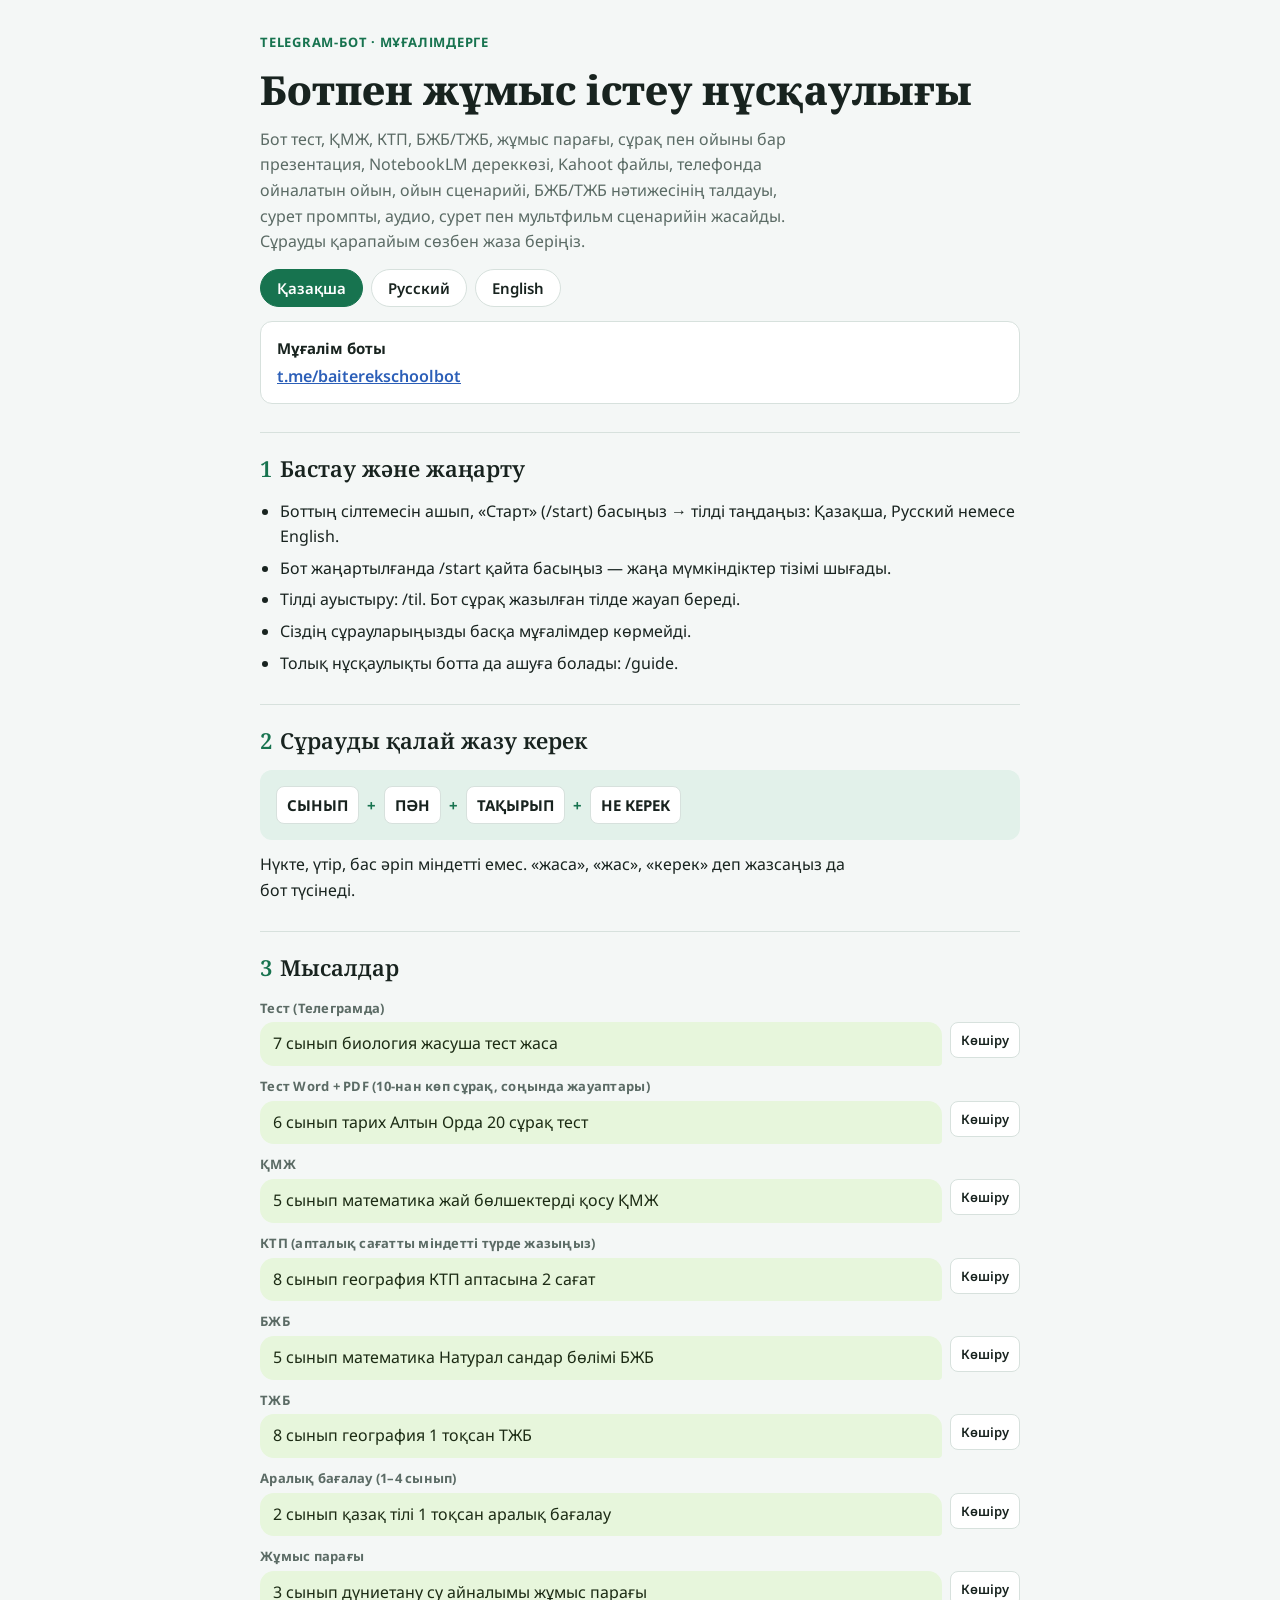
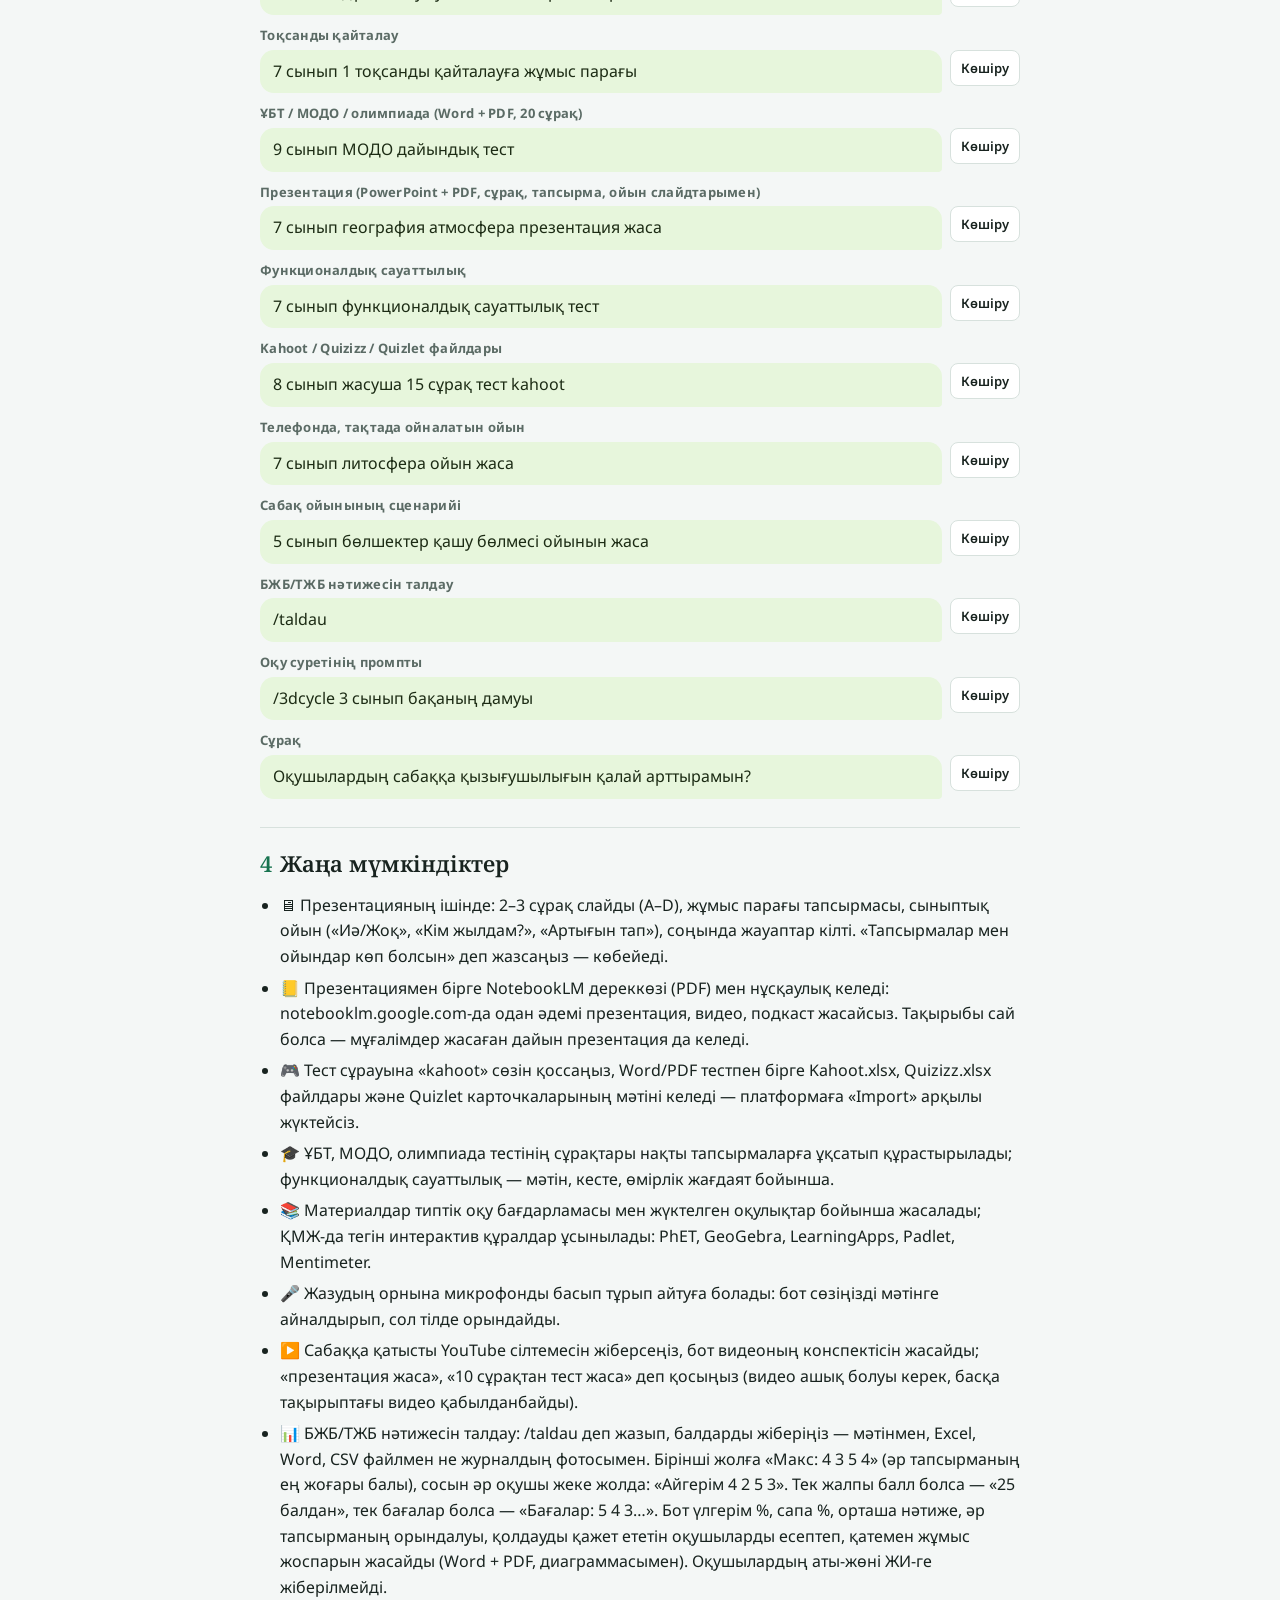
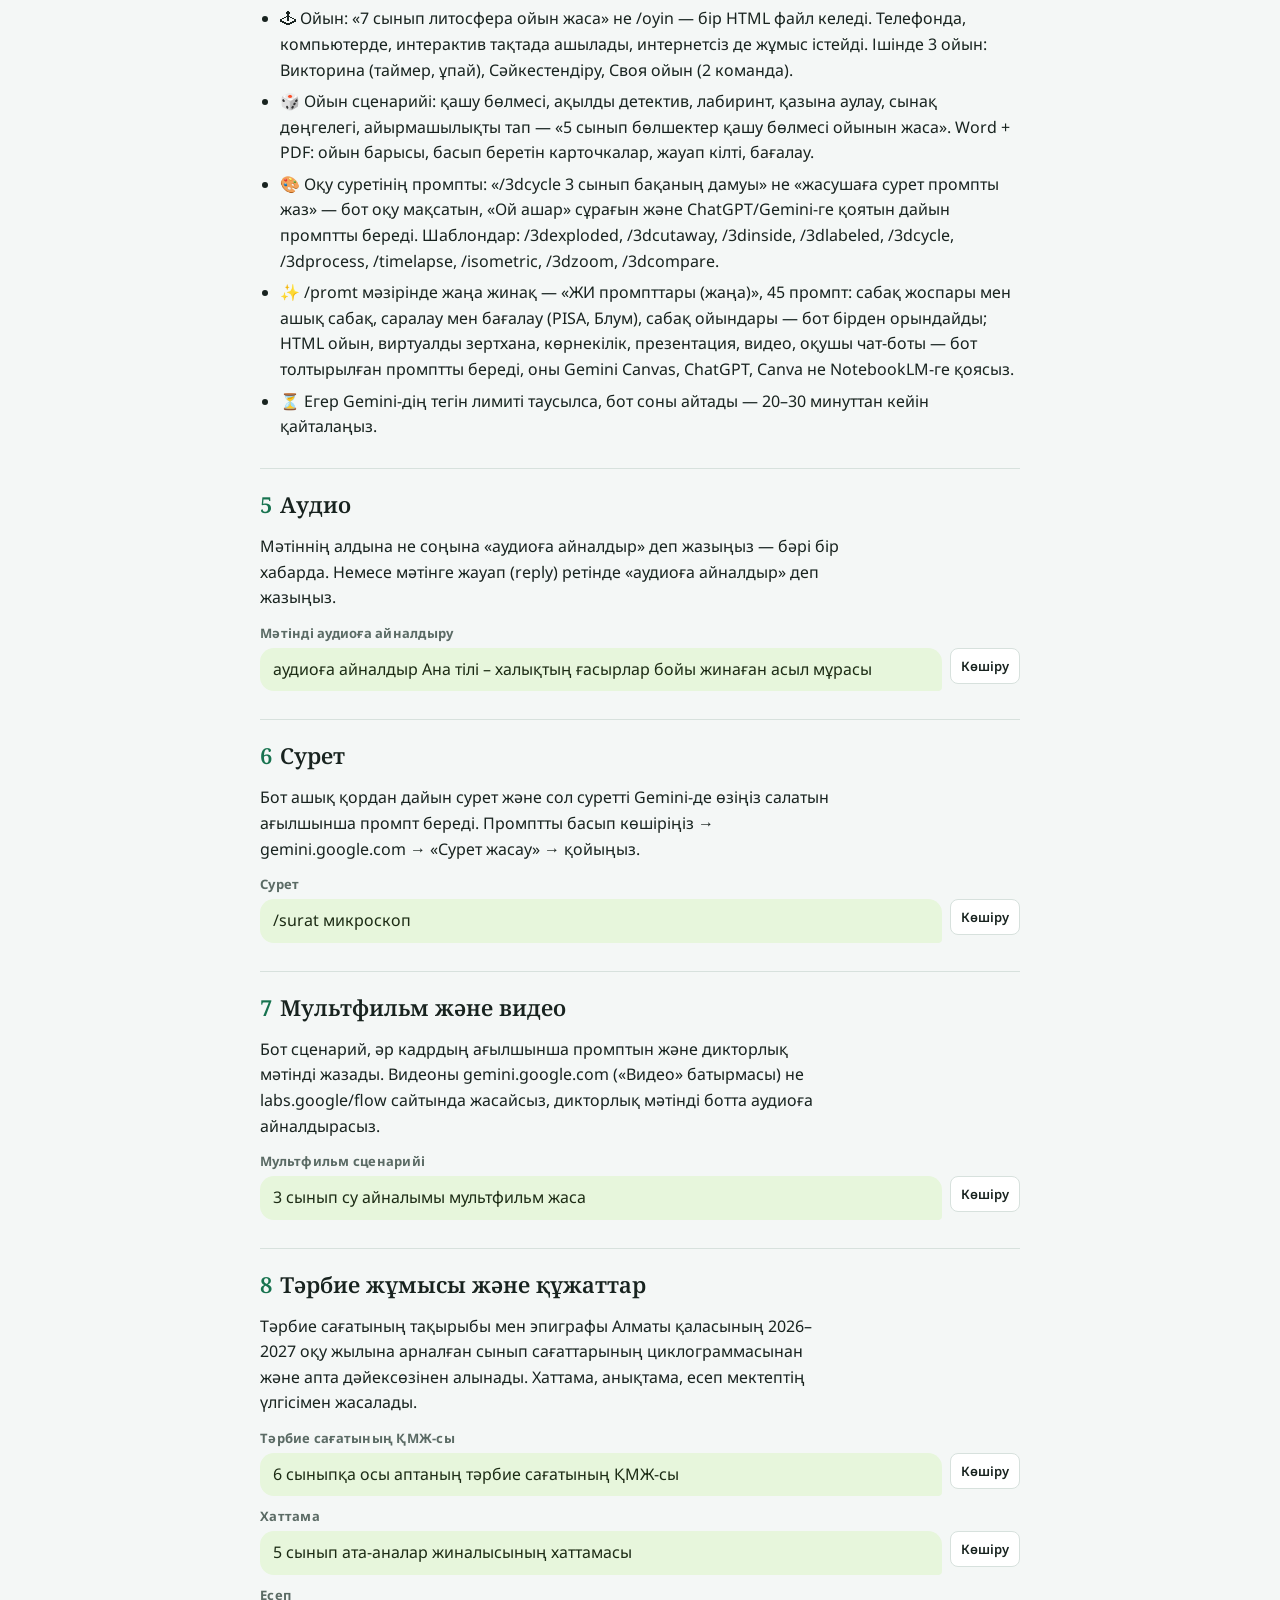
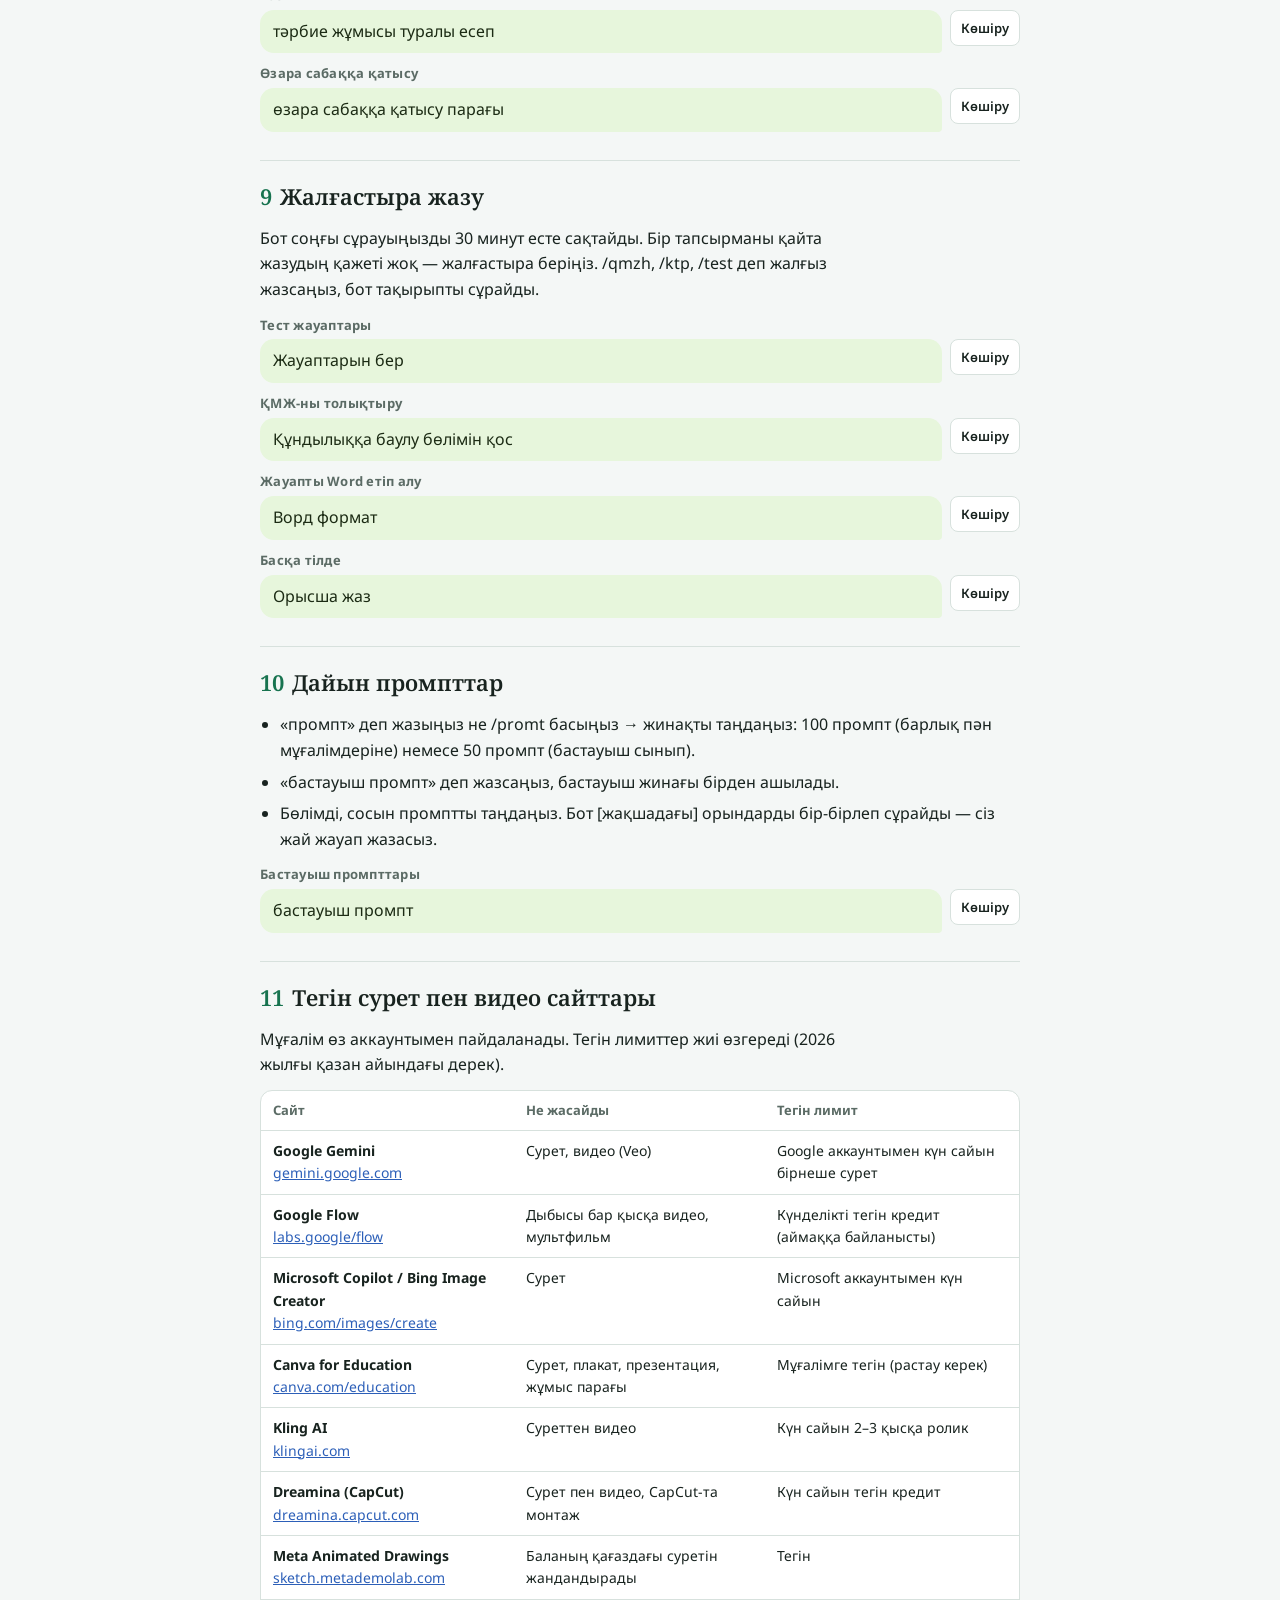
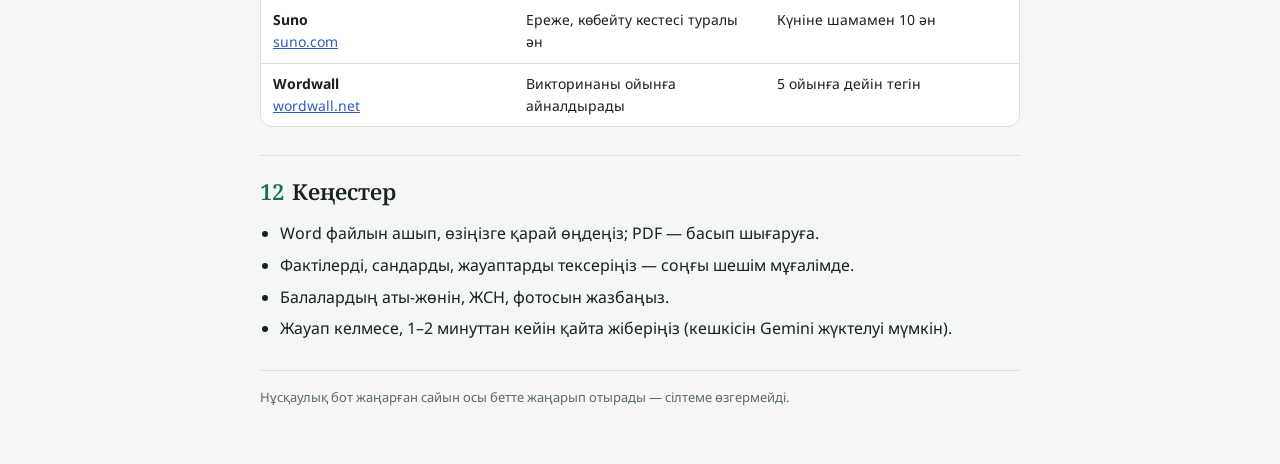
<file: bot.html>
<!doctype html>
<html lang="kk">
<head>
<meta charset="utf-8">
<meta name="viewport" content="width=device-width, initial-scale=1">
<meta name="description" content="Мұғалімдерге арналған Telegram ботты пайдалану нұсқаулығы">
<title>Мұғалім боты нұсқаулығы</title>
<link rel="preconnect" href="https://fonts.googleapis.com">
<link rel="stylesheet" href="https://fonts.googleapis.com/css2?family=Noto+Sans:wght@400;500;700&family=Noto+Serif:wght@600;800&display=swap">
<style>
/* Layout: one reading column like a teacher's methodical handout; chat bubbles show exactly what to type */
:root {
  --bg: #f4f7f6;
  --paper: #ffffff;
  --ink: #18231f;
  --muted: #5b6b65;
  --line: #d7e1dd;
  --accent: #17734f;
  --accent-soft: #e2f1ea;
  --bubble: #e7f6dc;
  --bubble-ink: #1c2b14;
  --mark: #2c5fb8;
  --display: "Noto Serif", Georgia, serif;
  --body: "Noto Sans", "Segoe UI", Arial, sans-serif;
}
@media (prefers-color-scheme: dark) {
  :root:not([data-theme="light"]) {
    --bg: #111816; --paper: #18211e; --ink: #e6efeb; --muted: #9fb1aa; --line: #2c3a35;
    --accent: #5cc79a; --accent-soft: #1d3a2e; --bubble: #23402a; --bubble-ink: #e3f5d6; --mark: #8fb0f0;
    color-scheme: dark;
  }
}
:root[data-theme="dark"] {
  --bg: #111816; --paper: #18211e; --ink: #e6efeb; --muted: #9fb1aa; --line: #2c3a35;
  --accent: #5cc79a; --accent-soft: #1d3a2e; --bubble: #23402a; --bubble-ink: #e3f5d6; --mark: #8fb0f0;
  color-scheme: dark;
}
* { box-sizing: border-box; }
body {
  background: var(--bg); color: var(--ink); font-family: var(--body); font-size: 16px; line-height: 1.6;
  padding-left: max(16px, env(safe-area-inset-left, 0px)); padding-right: max(16px, env(safe-area-inset-right, 0px));
  padding-block: 24px 48px;
}
.wrap { max-width: 760px; margin: 0 auto; display: grid; gap: 28px; }
header { display: grid; gap: 14px; }
.eyebrow { font-size: 13px; letter-spacing: .06em; text-transform: uppercase; color: var(--accent); font-weight: 700; }
h1 { font-family: var(--display); font-weight: 800; font-size: clamp(28px, 6vw, 40px); line-height: 1.15; margin: 0; text-wrap: balance; }
.lead { color: var(--muted); margin: 0; max-width: 62ch; }
.tabs { display: flex; gap: 8px; flex-wrap: wrap; }
.tabs button {
  font: 600 15px var(--body); padding: 8px 16px; border-radius: 999px; border: 1px solid var(--line);
  background: var(--paper); color: var(--ink); cursor: pointer;
}
.tabs button[aria-selected="true"] { background: var(--accent); border-color: var(--accent); color: var(--paper); }
.tabs button:focus-visible, .copy:focus-visible, a:focus-visible { outline: 3px solid var(--mark); outline-offset: 2px; }
.bots { display: grid; grid-template-columns: repeat(auto-fit, minmax(230px, 1fr)); gap: 12px; }
.bot { background: var(--paper); border: 1px solid var(--line); border-radius: 12px; padding: 14px 16px; display: grid; gap: 4px; min-width: 0; }
.bot b { font-size: 15px; }
.bot a { color: var(--mark); font-weight: 600; word-break: break-all; }
section { display: grid; gap: 12px; }
h2 { font-family: var(--display); font-weight: 600; font-size: 22px; margin: 0; padding-top: 18px; border-top: 1px solid var(--line); text-wrap: balance; }
h2 .n { color: var(--accent); margin-right: 8px; }
p { margin: 0; max-width: 65ch; }
ul { margin: 0; padding-left: 20px; display: grid; gap: 6px; }
.formula {
  background: var(--accent-soft); border-radius: 12px; padding: 16px; display: flex; flex-wrap: wrap; gap: 8px; align-items: center;
  font-weight: 700; font-size: 15px;
}
.formula span { background: var(--paper); border: 1px solid var(--line); border-radius: 8px; padding: 6px 10px; }
.formula i { font-style: normal; color: var(--accent); }
.examples { display: grid; gap: 10px; }
.ex { display: grid; grid-template-columns: minmax(0, 1fr); gap: 4px; }
.ex .what { font-size: 13px; font-weight: 700; color: var(--muted); letter-spacing: .02em; }
.bubble-row { display: flex; gap: 8px; align-items: flex-start; }
.bubble {
  background: var(--bubble); color: var(--bubble-ink); border-radius: 14px 14px 4px 14px; padding: 9px 13px;
  flex: 1; min-width: 0; overflow-wrap: anywhere;
}
.copy {
  flex: none; font: 600 13px var(--body); padding: 8px 10px; border-radius: 8px; border: 1px solid var(--line);
  background: var(--paper); color: var(--ink); cursor: pointer;
}
.note { font-size: 14px; color: var(--muted); }
.table-wrap { overflow-x: auto; border: 1px solid var(--line); border-radius: 12px; background: var(--paper); }
table { border-collapse: collapse; width: 100%; min-width: 520px; font-size: 14px; }
th, td { text-align: left; padding: 9px 12px; border-bottom: 1px solid var(--line); vertical-align: top; }
th { color: var(--muted); font-weight: 700; font-size: 13px; }
tr:last-child td { border-bottom: 0; }
.q { background: var(--bubble); color: var(--bubble-ink); border-radius: 8px; padding: 1px 7px; cursor: pointer; overflow-wrap: anywhere; }
.q:hover { outline: 1px solid var(--accent); }
.q.ok { background: var(--accent); color: var(--paper); }
.live-note { font-size: 13px; color: var(--muted); }
footer { color: var(--muted); font-size: 13px; border-top: 1px solid var(--line); padding-top: 16px; }
@media (prefers-reduced-motion: no-preference) { .tabs button { transition: background .15s, color .15s; } }
</style>

</head>
<body>
<div class="wrap">
  <header>
    <div class="eyebrow" id="eyebrow"></div>
    <h1 id="title"></h1>
    <p class="lead" id="lead"></p>
    <div class="tabs" role="tablist" aria-label="Тіл / Язык / Language">
      <button role="tab" id="tab-kk" data-lang="kk">Қазақша</button>
      <button role="tab" id="tab-ru" data-lang="ru">Русский</button>
      <button role="tab" id="tab-en" data-lang="en">English</button>
    </div>
    <div class="bots" id="bots"></div>
  </header>
  <main id="content"></main>
  <footer id="footer"></footer>
</div>

<script>
// Нұсқаулық мәтіні боттан алынады (бот жаңарса — бет те жаңарады); алынбаса, төмендегі мәтін көрсетіледі
var LIVE_URL = 'https://script.google.com/macros/s/AKfycbzWca0n8wyE_CZx4sqoCVH0JX5lgUvMZScbOx3IgyON_3RIpp5BMUwAYmYCDX2sraIW9g/exec?guide=1';
var LIVE_EX = [];   // пәндік беттерде мысалдарды сол пәнге ауыстыру: [[бұрынғы, жаңа], ...]
var LIVE = null;

var BOTS = [
  { name: 'Мұғалім боты', url: 'https://t.me/baiterekschoolbot' }
];

var T = {
  kk: {
    eyebrow: 'Telegram-бот · мұғалімдерге', title: 'Ботпен жұмыс істеу нұсқаулығы',
    lead: 'Бот тест, ҚМЖ, КТП, БЖБ/ТЖБ, жұмыс парағы, сұрақ пен ойыны бар презентация, NotebookLM дереккөзі, Kahoot файлы, телефонда ойналатын ойын, ойын сценарийі, БЖБ/ТЖБ нәтижесінің талдауы, сурет промпты, аудио, сурет пен мультфильм сценарийін жасайды. Сұрауды қарапайым сөзбен жаза беріңіз.',
    copy: 'Көшіру', copied: 'Көшірілді', updated: 'Нұсқаулық бот жаңарған сайын осы бетте жаңарып отырады — сілтеме өзгермейді.',
    sections: [
      { h: 'Бастау және жаңарту', list: [
        'Боттың сілтемесін ашып, «Старт» (/start) басыңыз → тілді таңдаңыз: Қазақша, Русский немесе English.',
        'Бот жаңартылғанда /start қайта басыңыз — жаңа мүмкіндіктер тізімі шығады.',
        'Тілді ауыстыру: /til. Бот сұрақ жазылған тілде жауап береді.',
        'Сіздің сұрауларыңызды басқа мұғалімдер көрмейді.',
        'Толық нұсқаулықты ботта да ашуға болады: /guide.'] },
      { h: 'Сұрауды қалай жазу керек', formula: ['СЫНЫП', 'ПӘН', 'ТАҚЫРЫП', 'НЕ КЕРЕК'],
        p: 'Нүкте, үтір, бас әріп міндетті емес. «жаса», «жас», «керек» деп жазсаңыз да бот түсінеді.' },
      { h: 'Мысалдар', examples: [
        ['Тест (Телеграмда)', '7 сынып биология жасуша тест жаса'],
        ['Тест Word + PDF (10-нан көп сұрақ, соңында жауаптары)', '6 сынып тарих Алтын Орда 20 сұрақ тест'],
        ['ҚМЖ', '5 сынып математика жай бөлшектерді қосу ҚМЖ'],
        ['КТП (апталық сағатты міндетті түрде жазыңыз)', '8 сынып география КТП аптасына 2 сағат'],
        ['БЖБ', '5 сынып математика Натурал сандар бөлімі БЖБ'],
        ['ТЖБ', '8 сынып география 1 тоқсан ТЖБ'],
        ['Аралық бағалау (1–4 сынып)', '2 сынып қазақ тілі 1 тоқсан аралық бағалау'],
        ['Жұмыс парағы', '3 сынып дүниетану су айналымы жұмыс парағы'],
        ['Тоқсанды қайталау', '7 сынып 1 тоқсанды қайталауға жұмыс парағы'],
        ['ҰБТ / МОДО / олимпиада (Word + PDF, 20 сұрақ)', '9 сынып МОДО дайындық тест'],
        ['Презентация (PowerPoint + PDF, сұрақ, тапсырма, ойын слайдтарымен)', '7 сынып география атмосфера презентация жаса'],
        ['Функционалдық сауаттылық', '7 сынып функционалдық сауаттылық тест'],
        ['Kahoot / Quizizz / Quizlet файлдары', '8 сынып жасуша 15 сұрақ тест kahoot'],
        ['Телефонда, тақтада ойналатын ойын', '7 сынып литосфера ойын жаса'],
        ['Сабақ ойынының сценарийі', '5 сынып бөлшектер қашу бөлмесі ойынын жаса'],
        ['БЖБ/ТЖБ нәтижесін талдау', '/taldau'],
        ['Оқу суретінің промпты', '/3dcycle 3 сынып бақаның дамуы'],
        ['Сұрақ', 'Оқушылардың сабаққа қызығушылығын қалай арттырамын?']] },
      { h: 'Жаңа мүмкіндіктер', list: [
        '🖥 Презентацияның ішінде: 2–3 сұрақ слайды (A–D), жұмыс парағы тапсырмасы, сыныптық ойын («Иә/Жоқ», «Кім жылдам?», «Артығын тап»), соңында жауаптар кілті. «Тапсырмалар мен ойындар көп болсын» деп жазсаңыз — көбейеді.',
        '📒 Презентациямен бірге NotebookLM дереккөзі (PDF) мен нұсқаулық келеді: notebooklm.google.com-да одан әдемі презентация, видео, подкаст жасайсыз. Тақырыбы сай болса — мұғалімдер жасаған дайын презентация да келеді.',
        '🎮 Тест сұрауына «kahoot» сөзін қоссаңыз, Word/PDF тестпен бірге Kahoot.xlsx, Quizizz.xlsx файлдары және Quizlet карточкаларының мәтіні келеді — платформаға «Import» арқылы жүктейсіз.',
        '🎓 ҰБТ, МОДО, олимпиада тестінің сұрақтары нақты тапсырмаларға ұқсатып құрастырылады; функционалдық сауаттылық — мәтін, кесте, өмірлік жағдаят бойынша.',
        '📚 Материалдар типтік оқу бағдарламасы мен жүктелген оқулықтар бойынша жасалады; ҚМЖ-да тегін интерактив құралдар ұсынылады: PhET, GeoGebra, LearningApps, Padlet, Mentimeter.',
        '🎤 Жазудың орнына микрофонды басып тұрып айтуға болады: бот сөзіңізді мәтінге айналдырып, сол тілде орындайды.',
        '▶️ Сабаққа қатысты YouTube сілтемесін жіберсеңіз, бот видеоның конспектісін жасайды; «презентация жаса», «10 сұрақтан тест жаса» деп қосыңыз (видео ашық болуы керек, басқа тақырыптағы видео қабылданбайды).',
        '📊 БЖБ/ТЖБ нәтижесін талдау: /taldau деп жазып, балдарды жіберіңіз — мәтінмен, Excel, Word, CSV файлмен не журналдың фотосымен. Бірінші жолға «Макс: 4 3 5 4» (әр тапсырманың ең жоғары балы), сосын әр оқушы жеке жолда: «Айгерім 4 2 5 3». Тек жалпы балл болса — «25 балдан», тек бағалар болса — «Бағалар: 5 4 3…». Бот үлгерім %, сапа %, орташа нәтиже, әр тапсырманың орындалуы, қолдауды қажет ететін оқушыларды есептеп, қатемен жұмыс жоспарын жасайды (Word + PDF, диаграммасымен). Оқушылардың аты-жөні ЖИ-ге жіберілмейді.',
        '🕹 Ойын: «7 сынып литосфера ойын жаса» не /oyin — бір HTML файл келеді. Телефонда, компьютерде, интерактив тақтада ашылады, интернетсіз де жұмыс істейді. Ішінде 3 ойын: Викторина (таймер, ұпай), Сәйкестендіру, Своя ойын (2 команда).',
        '🎲 Ойын сценарийі: қашу бөлмесі, ақылды детектив, лабиринт, қазына аулау, сынақ дөңгелегі, айырмашылықты тап — «5 сынып бөлшектер қашу бөлмесі ойынын жаса». Word + PDF: ойын барысы, басып беретін карточкалар, жауап кілті, бағалау.',
        '🎨 Оқу суретінің промпты: «/3dcycle 3 сынып бақаның дамуы» не «жасушаға сурет промпты жаз» — бот оқу мақсатын, «Ой ашар» сұрағын және ChatGPT/Gemini-ге қоятын дайын промптты береді. Шаблондар: /3dexploded, /3dcutaway, /3dinside, /3dlabeled, /3dcycle, /3dprocess, /timelapse, /isometric, /3dzoom, /3dcompare.',
        '✨ /promt мәзірінде жаңа жинақ — «ЖИ промпттары (жаңа)», 45 промпт: сабақ жоспары мен ашық сабақ, саралау мен бағалау (PISA, Блум), сабақ ойындары — бот бірден орындайды; HTML ойын, виртуалды зертхана, көрнекілік, презентация, видео, оқушы чат-боты — бот толтырылған промптты береді, оны Gemini Canvas, ChatGPT, Canva не NotebookLM-ге қоясыз.',
        '⏳ Егер Gemini-дің тегін лимиті таусылса, бот соны айтады — 20–30 минуттан кейін қайталаңыз.'] },
      { h: 'Аудио', p: 'Мәтіннің алдына не соңына «аудиоға айналдыр» деп жазыңыз — бәрі бір хабарда. Немесе мәтінге жауап (reply) ретінде «аудиоға айналдыр» деп жазыңыз.',
        examples: [['Мәтінді аудиоға айналдыру', 'аудиоға айналдыр Ана тілі – халықтың ғасырлар бойы жинаған асыл мұрасы']] },
      { h: 'Сурет', p: 'Бот ашық қордан дайын сурет және сол суретті Gemini-де өзіңіз салатын ағылшынша промпт береді. Промптты басып көшіріңіз → gemini.google.com → «Сурет жасау» → қойыңыз.',
        examples: [['Сурет', '/surat микроскоп']] },
      { h: 'Мультфильм және видео', p: 'Бот сценарий, әр кадрдың ағылшынша промптын және дикторлық мәтінді жазады. Видеоны gemini.google.com («Видео» батырмасы) не labs.google/flow сайтында жасайсыз, дикторлық мәтінді ботта аудиоға айналдырасыз.',
        examples: [['Мультфильм сценарийі', '3 сынып су айналымы мультфильм жаса']] },
      { h: 'Тәрбие жұмысы және құжаттар', p: 'Тәрбие сағатының тақырыбы мен эпиграфы Алматы қаласының 2026–2027 оқу жылына арналған сынып сағаттарының циклограммасынан және апта дәйексөзінен алынады. Хаттама, анықтама, есеп мектептің үлгісімен жасалады.',
        examples: [['Тәрбие сағатының ҚМЖ-сы', '6 сыныпқа осы аптаның тәрбие сағатының ҚМЖ-сы'],
          ['Хаттама', '5 сынып ата-аналар жиналысының хаттамасы'], ['Есеп', 'тәрбие жұмысы туралы есеп'], ['Өзара сабаққа қатысу', 'өзара сабаққа қатысу парағы']] },
      { h: 'Жалғастыра жазу', p: 'Бот соңғы сұрауыңызды 30 минут есте сақтайды. Бір тапсырманы қайта жазудың қажеті жоқ — жалғастыра беріңіз. /qmzh, /ktp, /test деп жалғыз жазсаңыз, бот тақырыпты сұрайды.',
        examples: [['Тест жауаптары', 'Жауаптарын бер'], ['ҚМЖ-ны толықтыру', 'Құндылыққа баулу бөлімін қос'], ['Жауапты Word етіп алу', 'Ворд формат'], ['Басқа тілде', 'Орысша жаз']] },
      { h: 'Дайын промпттар', list: [
        '«промпт» деп жазыңыз не /promt басыңыз → жинақты таңдаңыз: 100 промпт (барлық пән мұғалімдеріне) немесе 50 промпт (бастауыш сынып).',
        '«бастауыш промпт» деп жазсаңыз, бастауыш жинағы бірден ашылады.',
        'Бөлімді, сосын промптты таңдаңыз. Бот [жақшадағы] орындарды бір-бірлеп сұрайды — сіз жай жауап жазасыз.'],
        examples: [['Бастауыш промпттары', 'бастауыш промпт']] },
      { h: 'Тегін сурет пен видео сайттары', sites: true,
        p: 'Мұғалім өз аккаунтымен пайдаланады. Тегін лимиттер жиі өзгереді (2026 жылғы қазан айындағы дерек).' },
      { h: 'Кеңестер', list: [
        'Word файлын ашып, өзіңізге қарай өңдеңіз; PDF — басып шығаруға.',
        'Фактілерді, сандарды, жауаптарды тексеріңіз — соңғы шешім мұғалімде.',
        'Балалардың аты-жөнін, ЖСН, фотосын жазбаңыз.',
        'Жауап келмесе, 1–2 минуттан кейін қайта жіберіңіз (кешкісін Gemini жүктелуі мүмкін).'] }
    ],
    siteHead: ['Сайт', 'Не жасайды', 'Тегін лимит']
  },
  ru: {
    eyebrow: 'Telegram-бот · для учителей', title: 'Инструкция по работе с ботом',
    lead: 'Бот делает тесты, КСП, КТП, СОР/СОЧ, рабочие листы, презентации с вопросами и играми, источник для NotebookLM, файлы Kahoot, игры для телефона, сценарии игр, анализ результатов СОР/СОЧ, промпты для картинок, аудио, картинки и сценарии мультфильмов. Пишите запрос обычными словами.',
    copy: 'Копировать', copied: 'Скопировано', updated: 'Инструкция обновляется на этой странице вместе с ботом — ссылка не меняется.',
    sections: [
      { h: 'Начало и обновление', list: [
        'Откройте ссылку бота и нажмите «Старт» (/start) → выберите язык: Қазақша, Русский или English.',
        'Когда бот обновится, снова нажмите /start — появится список новых возможностей.',
        'Сменить язык: /til. Бот отвечает на языке вопроса.',
        'Ваши запросы не видят другие учителя.',
        'Полную инструкцию можно открыть и в боте: /guide.'] },
      { h: 'Как писать запрос', formula: ['КЛАСС', 'ПРЕДМЕТ', 'ТЕМА', 'ЧТО НУЖНО'],
        p: 'Точки, запятые и заглавные буквы не обязательны. Бот понимает «сделай», «составь», «нужен».' },
      { h: 'Примеры', examples: [
        ['Тест (в Телеграме)', '7 класс биология клетка составь тест'],
        ['Тест Word + PDF (больше 10 вопросов, ответы в конце)', '6 класс история Золотая Орда 20 вопросов тест'],
        ['КСП', '5 класс математика сложение дробей поурочный план'],
        ['КТП (часы в неделю указывайте обязательно)', '8 класс география КТП 2 часа в неделю'],
        ['СОР', '5 класс математика раздел Натуральные числа СОР'],
        ['СОЧ', '8 класс география 1 четверть СОЧ'],
        ['Промежуточное оценивание (1–4 кл.)', '2 класс русский язык 1 четверть промежуточное оценивание'],
        ['Рабочий лист', '3 класс естествознание круговорот воды рабочий лист'],
        ['Повторение четверти', 'рабочий лист для повторения 1 четверти, 7 класс'],
        ['ЕНТ / МОДО / олимпиада (Word + PDF, 20 вопросов)', 'тест для подготовки к МОДО, 9 класс'],
        ['Презентация (PowerPoint + PDF, со слайдами-вопросами, заданием и игрой)', 'презентация, 7 класс география, атмосфера'],
        ['Функциональная грамотность', '7 класс функциональная грамотность тест'],
        ['Файлы для Kahoot / Quizizz / Quizlet', '8 класс клетка 15 вопросов тест kahoot'],
        ['Игра для телефона и доски', '7 класс литосфера сделай игру'],
        ['Сценарий игры для урока', '5 класс дроби сделай квест-комнату'],
        ['Анализ результатов СОР/СОЧ', '/taldau'],
        ['Промпт для учебной картинки', '/3dcycle 3 класс развитие лягушки'],
        ['Вопрос', 'Как повысить интерес учеников к уроку?']] },
      { h: 'Новые возможности', list: [
        '🖥 В презентации: 2–3 слайда-вопроса (A–D), задание как в рабочем листе, игра для класса («Да/Нет», «Кто быстрее?», «Найди лишнее»), в конце ключ ответов. Напишите «больше заданий и игр» — их станет больше.',
        '📒 Вместе с презентацией приходят источник для NotebookLM (PDF) и инструкция: на notebooklm.google.com из него делаются красивая презентация, видео, подкаст. Если тема совпадает — приходит и готовая презентация учителей.',
        '🎮 Добавьте к запросу теста слово «kahoot» — вместе с тестом Word/PDF придут Kahoot.xlsx, Quizizz.xlsx и текст карточек Quizlet для загрузки через «Import».',
        '🎓 Вопросы тестов ЕНТ, МОДО, олимпиад составляются по образцу реальных заданий; функциональная грамотность — по тексту, таблице, жизненной ситуации.',
        '📚 Материалы составляются по типовой учебной программе и загруженным учебникам; в КСП предлагаются бесплатные сервисы: PhET, GeoGebra, LearningApps, Padlet, Mentimeter.',
        '🎤 Вместо текста можно удерживать микрофон и сказать задание: бот распознает речь и выполнит на том же языке.',
        '▶️ Отправьте ссылку на учебное видео YouTube — бот составит конспект; добавьте «сделай презентацию» или «тест на 10 вопросов» (видео должно быть открытым; неучебные видео не принимаются).',
        '📊 Анализ результатов СОР/СОЧ: напишите /taldau и отправьте баллы — текстом, файлом Excel, Word, CSV или фото журнала. Первая строка «Макс: 4 3 5 4» (максимум за каждое задание), затем каждый ученик с новой строки: «Айгерим 4 2 5 3». Если только общий балл — «из 25», если только оценки — «Оценки: 5 4 3…». Бот посчитает успеваемость %, качество %, средний результат, выполнение каждого задания, учеников, которым нужна поддержка, и составит план работы над ошибками (Word + PDF с диаграммами). ФИО учеников в ИИ не передаются.',
        '🕹 Игра: «7 класс литосфера сделай игру» или /oyin — придёт один HTML-файл. Открывается на телефоне, компьютере, интерактивной доске, работает без интернета. Внутри 3 игры: Викторина (таймер, очки), Найди пару, Своя игра (2 команды).',
        '🎲 Сценарий игры: квест-комната, детектив, лабиринт, поиск сокровищ, колесо испытаний, найди отличия — «5 класс дроби сделай квест-комнату». Word + PDF: ход игры, карточки для печати, ключ ответов, оценивание.',
        '🎨 Промпт для учебной картинки: «/3dcycle 3 класс развитие лягушки» или «промпт для картинки клетки» — цель обучения, вопрос «Ой ашар» и готовый промпт для ChatGPT/Gemini. Шаблоны: /3dexploded, /3dcutaway, /3dinside, /3dlabeled, /3dcycle, /3dprocess, /timelapse, /isometric, /3dzoom, /3dcompare.',
        '✨ В меню /promt новый сборник — «ИИ-промпты (новые)», 45 промптов: план урока и открытый урок, дифференциация и оценивание (PISA, Блум), игры для урока — бот выполняет сразу; HTML-игры, виртуальные лаборатории, наглядность, презентации, видео, чат-бот для учеников — бот даёт готовый промпт для Gemini Canvas, ChatGPT, Canva или NotebookLM.',
        '⏳ Если закончится бесплатный лимит Gemini, бот сообщит — повторите через 20–30 минут.'] },
      { h: 'Аудио', p: 'Напишите «озвучь» перед текстом или после него — всё в одном сообщении. Или ответьте (reply) на сообщение с текстом словом «озвучь».',
        examples: [['Озвучить текст', 'озвучь Родной язык — это наследие народа, его история и будущее']] },
      { h: 'Картинки', p: 'Бот пришлёт готовое изображение из открытой базы и английский промпт, чтобы нарисовать самому в Gemini. Нажмите на промпт, чтобы скопировать → gemini.google.com → «Создать изображение» → вставьте.',
        examples: [['Картинка', '/surat микроскоп']] },
      { h: 'Мультфильм и видео', p: 'Бот напишет сценарий, английский промпт для каждого кадра и текст диктора. Видео создаёте на gemini.google.com (кнопка «Видео») или labs.google/flow, текст диктора озвучиваете в боте.',
        examples: [['Сценарий мультфильма', 'сделай мультфильм о круговороте воды для 3 класса']] },
      { h: 'Воспитательная работа и документы', p: 'Тема и эпиграф классного часа берутся из циклограммы классных часов Алматы на 2026–2027 учебный год и цитаты недели. Протокол, справка и отчёт делаются по шаблону школы.',
        examples: [['КСП классного часа', 'КСП классного часа этой недели для 6 класса'],
          ['Протокол', 'протокол родительского собрания, 5 класс'], ['Отчёт', 'отчёт о воспитательной работе'], ['Взаимопосещение', 'лист взаимопосещения уроков']] },
      { h: 'Продолжение разговора', p: 'Бот помнит ваш последний запрос 30 минут — не нужно писать всё заново, просто продолжайте. Если написать только /qmzh, /ktp или /test, бот спросит тему.',
        examples: [['Ответы к тесту', 'Дай ответы'], ['Дополнить КСП', 'Добавь воспитание ценностей'], ['Ответ в Word', 'В ворд'], ['Другой язык', 'На казахском']] },
      { h: 'Готовые промпты', list: [
        'Напишите «промпт» или /promt → выберите сборник: 100 промптов (учителям всех предметов) или 50 промптов (начальная школа).',
        'Напишите «промпт начальная школа» — сборник для начальной школы откроется сразу.',
        'Выберите раздел и промпт. Бот по очереди спросит, что вставить в [скобки] — вы просто отвечаете.'],
        examples: [['Промпты для начальной школы', 'промпт начальная школа']] },
      { h: 'Бесплатные сайты для картинок и видео', sites: true,
        p: 'Учитель пользуется ими со своего аккаунта. Бесплатные лимиты часто меняются (данные на октябрь 2026 года).' },
      { h: 'Советы', list: [
        'Откройте Word и отредактируйте под себя; PDF — для печати.',
        'Проверяйте факты, числа и ответы — последнее слово за учителем.',
        'Не пишите ФИО, ИИН и фото детей.',
        'Если ответа нет, отправьте ещё раз через 1–2 минуты (вечером Gemini бывает перегружен).'] }
    ],
    siteHead: ['Сайт', 'Что делает', 'Бесплатный лимит']
  },
  en: {
    eyebrow: 'Telegram bot · for teachers', title: 'How to use the teacher bot',
    lead: 'The bot makes tests, lesson plans, long-term plans, summative assessments, worksheets, presentations with quizzes and games, NotebookLM sources, Kahoot files, phone games, game scripts, test results analysis, picture prompts, audio, pictures and cartoon scripts. Just write your request in plain words.',
    copy: 'Copy', copied: 'Copied', updated: 'This guide is updated on this page whenever the bot changes. The link stays the same.',
    sections: [
      { h: 'Start and update', list: [
        'Open the bot link and press "Start" (/start) → choose a language: Қазақша, Русский or English.',
        'When the bot is updated, press /start again to see the new features.',
        'Change the language with /til. The bot answers in the language of your request.',
        'Other teachers cannot see your requests.',
        'The full guide is also in the bot: /guide.'] },
      { h: 'How to write a request', formula: ['GRADE', 'SUBJECT', 'TOPIC', 'WHAT YOU NEED'],
        p: 'Full stops, commas and capital letters are not required.' },
      { h: 'Examples', examples: [
        ['Quiz (in Telegram)', 'grade 7 English Present Perfect make a test'],
        ['Word + PDF test (more than 10 questions, answer key at the end)', 'grade 6 English Past Simple 20 questions test'],
        ['Short-term lesson plan', 'grade 5 English My family lesson plan'],
        ['Long-term plan (always give hours per week)', 'grade 8 English KTP 3 hours a week'],
        ['Summative assessment for the unit', 'grade 5 English unit Food summative assessment'],
        ['Summative assessment for the term', 'grade 8 English term 1 term summative assessment'],
        ['Worksheet', 'grade 3 English Animals worksheet'],
        ['Term revision', 'grade 7 English, worksheet to revise term 1'],
        ['UNT / PISA / olympiad (Word + PDF, 20 questions)', 'grade 11 English UNT preparation test'],
        ['Presentation (PowerPoint + PDF, with quiz, task and game slides)', 'grade 7 English My family presentation'],
        ['Functional literacy', 'grade 7 functional literacy test'],
        ['Kahoot / Quizizz / Quizlet files', 'grade 8 cells 15 questions test kahoot'],
        ['A game for phones and the board', 'grade 7 lithosphere make a game'],
        ['Lesson game script', 'grade 5 fractions escape room game'],
        ['Test results analysis', '/taldau'],
        ['Prompt for a learning picture', '/3dcycle grade 3 frog life cycle'],
        ['Question', 'How can I make my lessons more engaging?']] },
      { h: 'New features', list: [
        '🖥 Presentations include 2–3 quiz slides (A–D), a worksheet task, a class game (Yes/No, Who is faster?, Odd one out) and an answer key. Write "more tasks and games" to get more.',
        '📒 A NotebookLM source (PDF) with instructions comes with each presentation; if the topic matches, a ready-made teachers\' presentation too.',
        '🎮 Add the word "kahoot" to a test request to get Kahoot.xlsx, Quizizz.xlsx and Quizlet card text together with the Word/PDF test.',
        '🎓 UNT and olympiad questions are modelled on real tasks; functional literacy tasks use texts, tables and real-life situations.',
        '📚 Materials follow the curriculum and uploaded textbooks; lesson plans suggest free tools: PhET, GeoGebra, LearningApps, Padlet, Mentimeter.',
        '🎤 Hold the microphone button and say your task instead of typing — the bot does it in the language you spoke.',
        '▶️ Send a link to an educational YouTube video — the bot writes notes; add "make a presentation" or "a test with 10 questions" (public videos only).',
        '📊 Results analysis: write /taldau and send the scores as text, an Excel, Word or CSV file, or a photo of the register. First line "Max: 4 3 5 4", then one student per line: "Aigerim 4 2 5 3". The bot calculates the pass rate, quality rate, average, results per task and students who need support, and writes a remediation plan (Word + PDF with charts). Student names are not sent to the AI.',
        '🕹 Game: "grade 7 lithosphere make a game" or /oyin — one HTML file that opens on a phone, computer or interactive board and works offline. 3 games inside: Quiz (timer, points), Matching, Jeopardy (2 teams).',
        '🎲 Game script: escape room, detective, maze, treasure hunt, wheel of challenges, spot the difference — "grade 5 fractions escape room game". Word + PDF with the game flow, printable cards, answer key and assessment.',
        '🎨 Learning picture prompt: "/3dcycle grade 3 frog life cycle" — a learning objective, a thinking question and a ready prompt for ChatGPT/Gemini. Templates: /3dexploded, /3dcutaway, /3dinside, /3dlabeled, /3dcycle, /3dprocess, /timelapse, /isometric, /3dzoom, /3dcompare.',
        '✨ New collection in /promt — 45 AI prompts: lesson plans, differentiation and assessment (PISA, Bloom), lesson games (the bot runs them); HTML games, virtual labs, visuals, presentations, video and a student chatbot (the bot gives a ready prompt for Gemini Canvas, ChatGPT, Canva or NotebookLM).',
        '⏳ If the free Gemini limit runs out, the bot will say so — try again in 20–30 minutes.'] },
      { h: 'Audio', p: 'Write "convert to audio" before or after the text, all in one message. Or reply to a message with the text and write "convert to audio".',
        examples: [['Text to speech', 'convert to audio I wake up early in the morning, usually at 7 o\'clock']] },
      { h: 'Pictures', p: 'The bot sends a ready picture from an open library and an English prompt to draw it yourself in Gemini. Tap the prompt to copy it → gemini.google.com → "Create image" → paste.',
        examples: [['Picture', '/surat a light microscope']] },
      { h: 'Cartoons and video', p: 'The bot writes a script, an English prompt for each scene and the narration. You create the video at gemini.google.com ("Video" button) or labs.google/flow and turn the narration into audio in the bot.',
        examples: [['Cartoon script', 'make a cartoon about the water cycle for grade 3']] },
      { h: 'Continuing the conversation', p: 'The bot remembers your last request for 30 minutes, so you can just continue. If you write only /qmzh, /ktp or /test, the bot asks for the topic.',
        examples: [['Answers to the test', 'give the answers'], ['Add to the lesson plan', 'add values education'], ['Answer as a Word file', 'in Word']] },
      { h: 'Ready-made prompts', list: [
        'Write "prompt" or press /promt → choose a collection: 100 prompts (for all teachers) or 50 prompts (primary school).',
        'Choose a section, then a prompt. The bot asks what to put into each [bracket], you just answer.'] },
      { h: 'Free sites for pictures and video', sites: true,
        p: 'Teachers use them with their own accounts. Free limits change often (information as of October 2026).' },
      { h: 'Tips', list: [
        'Open the Word file and edit it; the PDF is for printing.',
        'Check facts, numbers and answers. The teacher has the final say.',
        'Do not write children\'s names, ID numbers or photos.',
        'If there is no answer, send the request again in 1–2 minutes (Gemini can be busy in the evening).'] }
    ],
    siteHead: ['Site', 'What it does', 'Free limit']
  }
};

// Тегін сайттар — «Бастауыш 50 промпт» семинар материалынан
var SITES = [
  ['Google Gemini', 'gemini.google.com', { kk: 'Сурет, видео (Veo)', ru: 'Картинки, видео (Veo)', en: 'Images, video (Veo)' },
    { kk: 'Google аккаунтымен күн сайын бірнеше сурет', ru: 'Несколько картинок в день с аккаунтом Google', en: 'Several images a day with a Google account' }],
  ['Google Flow', 'labs.google/flow', { kk: 'Дыбысы бар қысқа видео, мультфильм', ru: 'Короткие видео со звуком, мультфильмы', en: 'Short videos with sound, cartoons' },
    { kk: 'Күнделікті тегін кредит (аймаққа байланысты)', ru: 'Ежедневные бесплатные кредиты (зависит от региона)', en: 'Daily free credits (depends on region)' }],
  ['Microsoft Copilot / Bing Image Creator', 'bing.com/images/create', { kk: 'Сурет', ru: 'Картинки', en: 'Images' },
    { kk: 'Microsoft аккаунтымен күн сайын', ru: 'Ежедневно с аккаунтом Microsoft', en: 'Daily with a Microsoft account' }],
  ['Canva for Education', 'canva.com/education', { kk: 'Сурет, плакат, презентация, жұмыс парағы', ru: 'Картинки, плакаты, презентации, рабочие листы', en: 'Images, posters, slides, worksheets' },
    { kk: 'Мұғалімге тегін (растау керек)', ru: 'Бесплатно для учителей (нужна проверка)', en: 'Free for teachers (verification needed)' }],
  ['Kling AI', 'klingai.com', { kk: 'Суреттен видео', ru: 'Видео из картинки', en: 'Video from an image' },
    { kk: 'Күн сайын 2–3 қысқа ролик', ru: '2–3 коротких ролика в день', en: '2–3 short clips a day' }],
  ['Dreamina (CapCut)', 'dreamina.capcut.com', { kk: 'Сурет пен видео, CapCut-та монтаж', ru: 'Картинки и видео, монтаж в CapCut', en: 'Images and video, editing in CapCut' },
    { kk: 'Күн сайын тегін кредит', ru: 'Ежедневные бесплатные кредиты', en: 'Daily free credits' }],
  ['Meta Animated Drawings', 'sketch.metademolab.com', { kk: 'Баланың қағаздағы суретін жандандырады', ru: 'Оживляет детский рисунок на бумаге', en: 'Animates a child\'s paper drawing' },
    { kk: 'Тегін', ru: 'Бесплатно', en: 'Free' }],
  ['Suno', 'suno.com', { kk: 'Ереже, көбейту кестесі туралы ән', ru: 'Песни о правилах, таблице умножения', en: 'Songs about rules, times tables' },
    { kk: 'Күніне шамамен 10 ән', ru: 'Около 10 песен в день', en: 'About 10 songs a day' }],
  ['Wordwall', 'wordwall.net', { kk: 'Викторинаны ойынға айналдырады', ru: 'Превращает викторину в игру', en: 'Turns a quiz into a game' },
    { kk: '5 ойынға дейін тегін', ru: 'До 5 игр бесплатно', en: 'Up to 5 games free' }]
];

function el(tag, cls, text) {
  var e = document.createElement(tag);
  if (cls) e.className = cls;
  if (text != null) e.textContent = text;
  return e;
}

function copyButton(text, t) {
  var b = el('button', 'copy', t.copy);
  b.type = 'button';
  b.addEventListener('click', function () {
    var done = function () { b.textContent = t.copied; setTimeout(function () { b.textContent = t.copy; }, 1500); };
    try {
      navigator.clipboard.writeText(text).then(done, function () { selectText(b.previousSibling); });
    } catch (e) { selectText(b.previousSibling); }
  });
  return b;
}

function selectText(node) {
  try { var r = document.createRange(); r.selectNodeContents(node); var s = getSelection(); s.removeAllRanges(); s.addRange(r); } catch (e) {}
}

function render(lang) {
  var t = T[lang];
  document.documentElement.lang = lang;
  document.getElementById('eyebrow').textContent = t.eyebrow;
  document.getElementById('title').textContent = t.title;
  document.getElementById('lead').textContent = t.lead;
  document.getElementById('footer').textContent = t.updated;
  ['kk', 'ru', 'en'].forEach(function (l) { document.getElementById('tab-' + l).setAttribute('aria-selected', String(l === lang)); });

  var bots = document.getElementById('bots');
  bots.textContent = '';
  BOTS.forEach(function (b) {
    var card = el('div', 'bot');
    card.appendChild(el('b', null, b.name));
    var a = el('a', null, b.url.replace('https://', ''));
    a.href = b.url; a.target = '_blank'; a.rel = 'noopener';
    card.appendChild(a);
    bots.appendChild(card);
  });

  var main = document.getElementById('content');
  main.textContent = '';
  var wrap = el('div', 'wrap');
  var secs = LIVE ? liveSections(LIVE[lang] || LIVE.kk).concat(t.sections.filter(function (s) { return s.sites; })) : t.sections;
  secs.forEach(function (s, i) {
    var sec = el('section');
    var h = el('h2');
    h.appendChild(el('span', 'n', String(i + 1)));
    h.appendChild(document.createTextNode(s.h));
    sec.appendChild(h);
    if (s.formula) {
      var f = el('div', 'formula');
      s.formula.forEach(function (part, j) {
        if (j) f.appendChild(el('i', null, '+'));
        f.appendChild(el('span', null, part));
      });
      sec.appendChild(f);
    }
    if (s.p) sec.appendChild(el('p', null, s.p));
    if (s.list) {
      var ul = el('ul');
      s.list.forEach(function (item) { ul.appendChild(el('li', null, item)); });
      sec.appendChild(ul);
    }
    if (s.live) {
      var lu = el('ul');
      s.live.forEach(function (line) { lu.appendChild(liveLine(line, t)); });
      sec.appendChild(lu);
    }
    if (s.examples) {
      var exs = el('div', 'examples');
      s.examples.forEach(function (x) {
        var row = el('div', 'ex');
        row.appendChild(el('div', 'what', x[0]));
        var br = el('div', 'bubble-row');
        br.appendChild(el('div', 'bubble', x[1]));
        br.appendChild(copyButton(x[1], t));
        row.appendChild(br);
        exs.appendChild(row);
      });
      sec.appendChild(exs);
    }
    if (s.sites) {
      var tw = el('div', 'table-wrap');
      var table = el('table');
      var thead = el('tr');
      t.siteHead.forEach(function (c) { thead.appendChild(el('th', null, c)); });
      table.appendChild(thead);
      SITES.forEach(function (site) {
        var tr = el('tr');
        var td = el('td');
        td.appendChild(el('b', null, site[0]));
        td.appendChild(el('br'));
        var a = el('a', null, site[1]);
        a.href = 'https://' + site[1]; a.target = '_blank'; a.rel = 'noopener'; a.style.color = 'var(--mark)';
        td.appendChild(a);
        tr.appendChild(td);
        tr.appendChild(el('td', null, site[2][lang]));
        tr.appendChild(el('td', null, site[3][lang]));
        table.appendChild(tr);
      });
      tw.appendChild(table);
      sec.appendChild(tw);
    }
    wrap.appendChild(sec);
  });
  main.appendChild(wrap);
}

// Боттың /guide мәтінін бөлімдерге бөлеміз: **Тақырып** — бөлім, «...» — басып көшірілетін мысал
function liveSections(text) {
  LIVE_EX.forEach(function (p) { text = text.split(p[0]).join(p[1]); });
  var out = [], cur = null;
  text.split('\n').forEach(function (line, i) {
    var raw = line.trim();
    if (!raw || (i === 0 && /\*\*/.test(raw))) return;
    var h = /^\*\*(.+)\*\*$/.exec(raw);
    if (h) { cur = { h: h[1].replace(/^\d+\.\s*/, ''), live: [] }; out.push(cur); return; }
    if (!cur) { cur = { h: '', live: [] }; out.push(cur); }
    var fm = /^👉\s*(.+)$/.exec(raw);
    if (fm && fm[1].indexOf('+') !== -1) { cur.formula = fm[1].split('+').map(function (x) { return x.trim(); }); return; }
    cur.live.push(raw.replace(/^•\s*/, '').replace(/\*\*/g, ''));
  });
  return out.filter(function (s) { return s.live.length || s.formula; });
}

function liveLine(line, t) {
  var li = el('li');
  line.split(/(«[^«»]{3,}»)/).forEach(function (part) {
    if (/^«.+»$/.test(part)) {
      var q = el('span', 'q', part.slice(1, -1));
      q.title = t.copy;
      q.addEventListener('click', function () {
        var done = function () { q.classList.add('ok'); setTimeout(function () { q.classList.remove('ok'); }, 900); };
        try { navigator.clipboard.writeText(q.textContent).then(done, done); } catch (e) { done(); }
      });
      li.appendChild(document.createTextNode('«')); li.appendChild(q); li.appendChild(document.createTextNode('»'));
    } else if (part) li.appendChild(document.createTextNode(part));
  });
  return li;
}

function loadLive() {
  try {
    fetch(LIVE_URL).then(function (r) { return r.json(); }).then(function (d) {
      if (d && d.guide && d.guide.kk) { LIVE = d.guide; render(langFromHash()); }
    }).catch(function () {});
  } catch (e) {}
}

function langFromHash() {
  var h = (location.hash || '').replace('#', '');
  return T[h] ? h : 'kk';
}

document.querySelectorAll('.tabs button').forEach(function (b) {
  b.addEventListener('click', function () { location.hash = b.dataset.lang; });
});
window.addEventListener('hashchange', function () { render(langFromHash()); });
render(langFromHash());
loadLive();
</script>

</body>
</html>
</file>
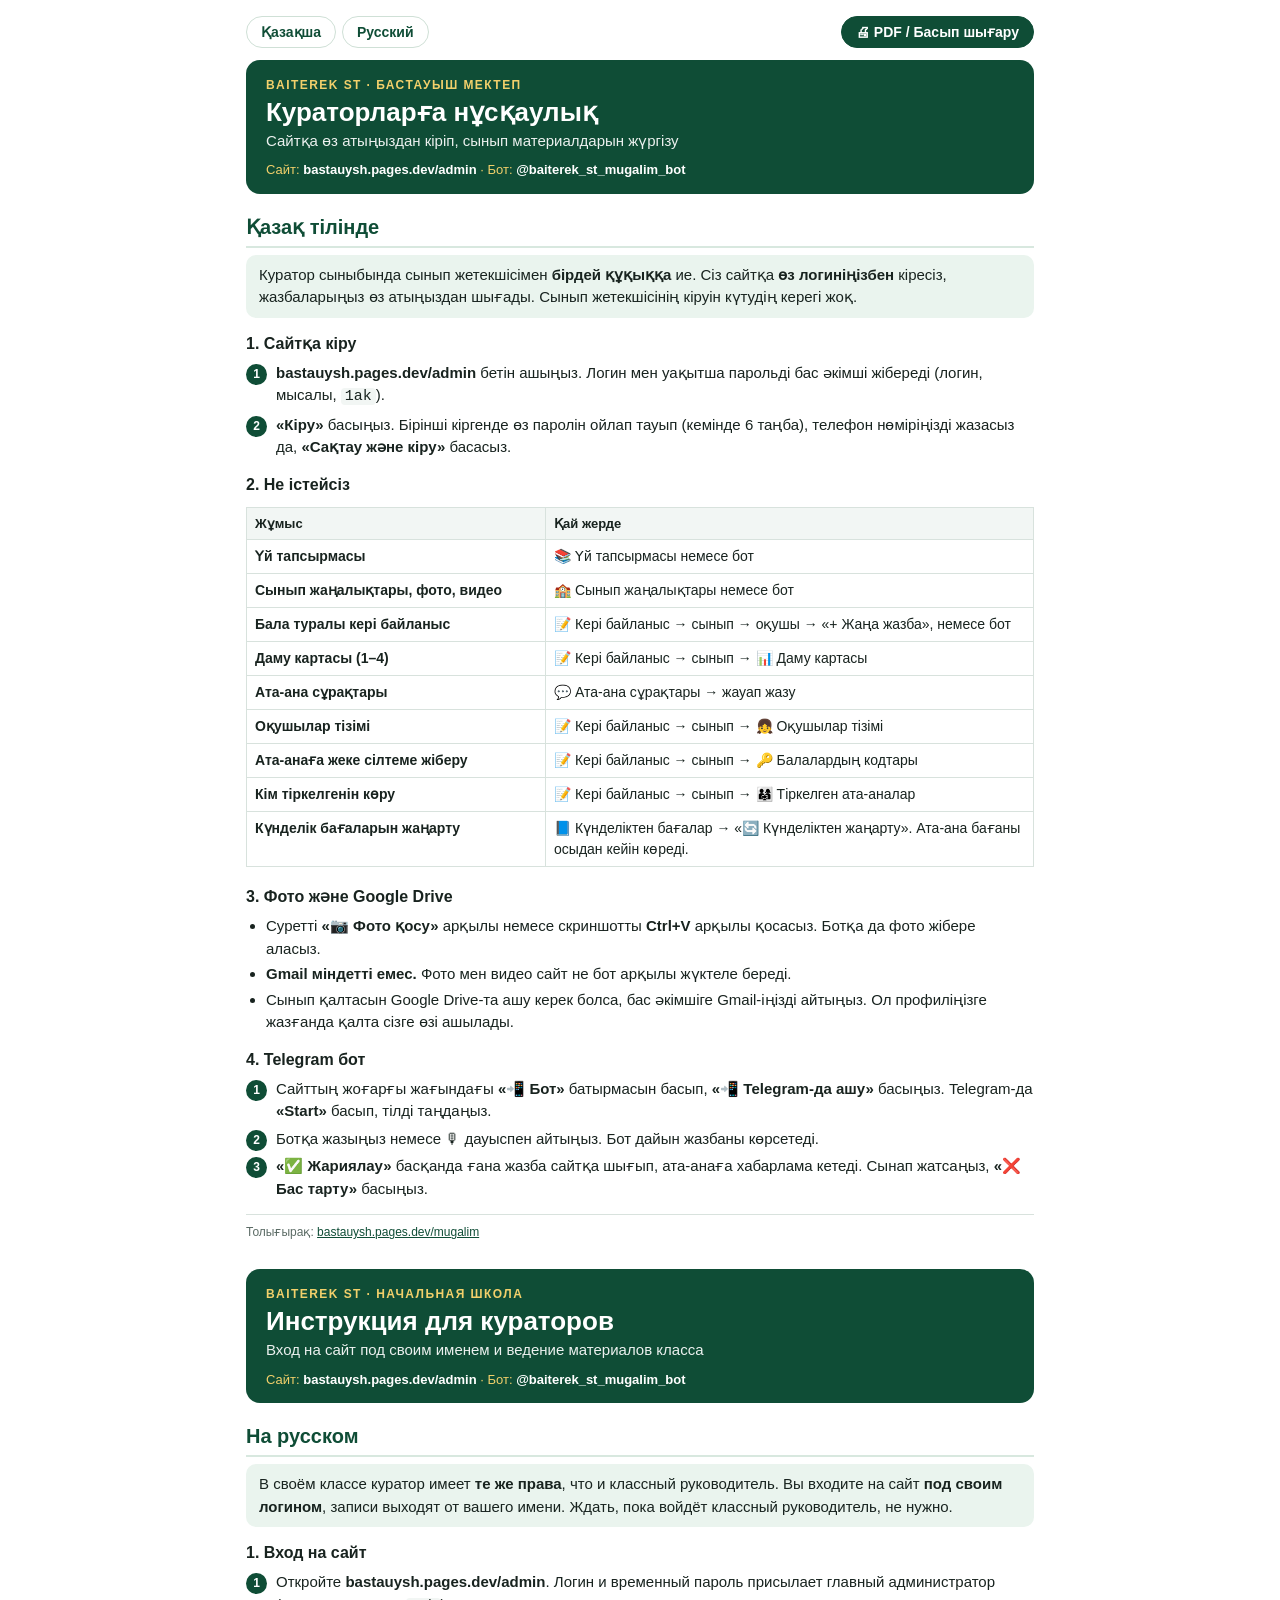
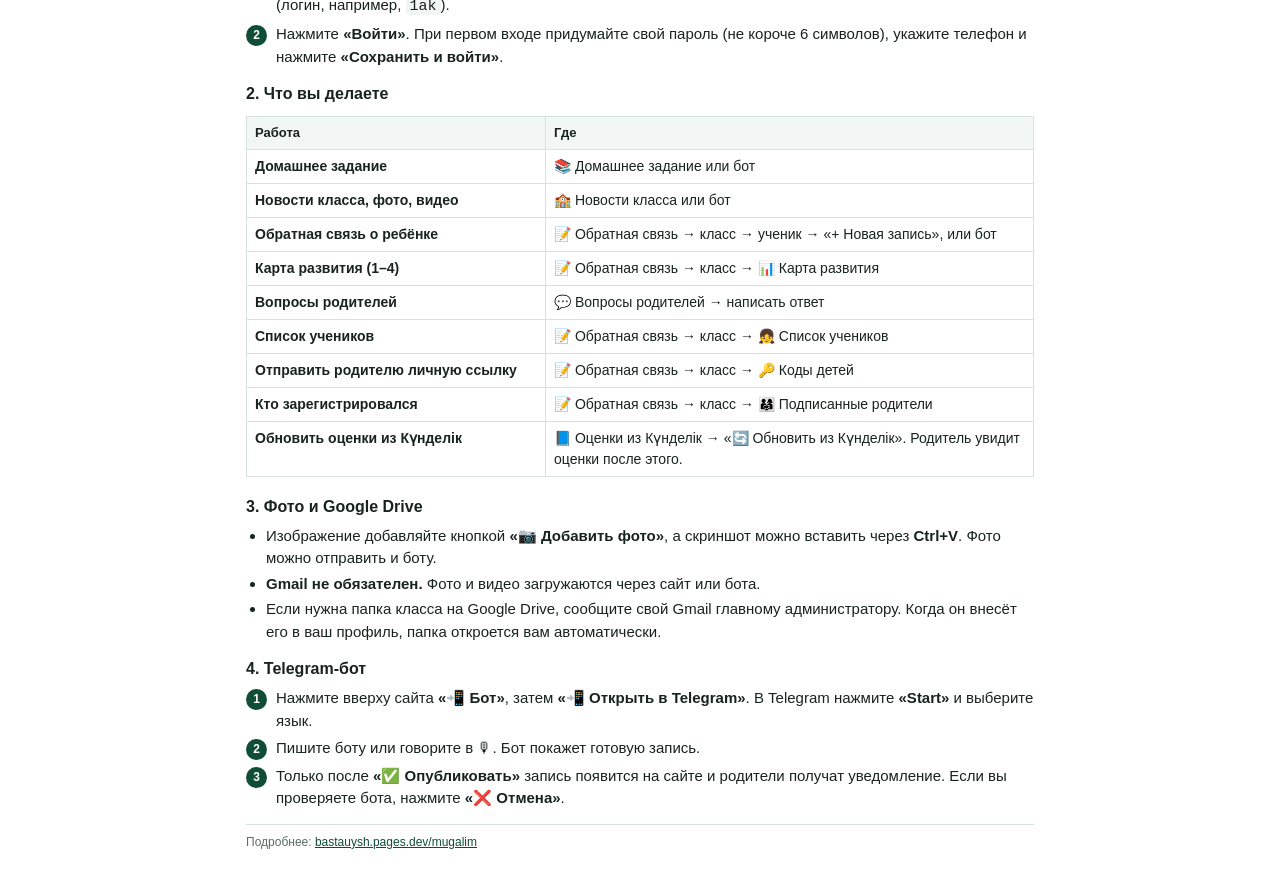
<file: kurator.html>
<!doctype html>
<html lang="kk">
<head>
<meta charset="utf-8">
<meta name="viewport" content="width=device-width, initial-scale=1">
<meta name="description" content="Baiterek ST бастауыш мектебі: кураторларға нұсқаулық. Инструкция для кураторов.">
<title>Кураторларға нұсқаулық — Бастауыш Primary</title>
<style>
/* Бір дереккөз: телефонда оқуға және браузердің «Басып шығару → PDF» арқылы A4 PDF алуға арналған */
@page { size: A4; margin: 14mm 14mm 16mm; }
* { box-sizing: border-box; }
body { margin: 0 auto; max-width: 820px; padding: 16px; font-family: "Segoe UI", Arial, sans-serif; color: #18231f; background: #fff; font-size: 15px; line-height: 1.5; }
a { color: #0f4d36; }
.top { display: flex; flex-wrap: wrap; gap: 8px; align-items: center; justify-content: space-between; margin-bottom: 12px; }
.top nav { display: flex; gap: 6px; flex-wrap: wrap; }
.top a, .top button { font: 600 14px "Segoe UI", Arial, sans-serif; padding: 7px 14px; border-radius: 999px; border: 1px solid #cfe0d6; background: #fff; color: #0f4d36; text-decoration: none; cursor: pointer; }
.top button { background: #0f4d36; color: #fff; border-color: #0f4d36; }
.hero { background: #0f4d36; color: #fff; border-radius: 14px; padding: 16px 20px 14px; }
.hero .brand { font-size: 12px; letter-spacing: .12em; text-transform: uppercase; color: #f2d06b; font-weight: 700; }
.hero h1 { margin: 4px 0 2px; font-size: 26px; line-height: 1.15; }
.hero .sub { font-size: 15px; opacity: .92; }
.hero .links { margin-top: 8px; font-size: 13px; color: #f2d06b; overflow-wrap: anywhere; }
.hero .links b { color: #fff; }
h2 { color: #0f4d36; font-size: 20px; margin: 18px 0 4px; padding-bottom: 4px; border-bottom: 2px solid #d8e8df; }
h3 { font-size: 16px; margin: 14px 0 6px; }
ol.s { list-style: none; counter-reset: s; padding: 0; margin: 0; }
ol.s > li { counter-increment: s; position: relative; padding-left: 30px; margin: 5px 0; }
ol.s > li::before { content: counter(s); position: absolute; left: 0; top: 2px; width: 21px; height: 21px; border-radius: 50%; background: #0f4d36; color: #fff; font-size: 12px; font-weight: 700; text-align: center; line-height: 21px; }
ul { margin: 3px 0; padding-left: 20px; } ul li { margin: 3px 0; }
.box { background: #eaf4ee; border-radius: 10px; padding: 9px 13px; margin: 7px 0; }
.warn { background: #fdf3dc; border-left: 4px solid #c58a00; border-radius: 6px; padding: 8px 12px; margin: 7px 0; }
.tw { overflow-x: auto; }
table { border-collapse: collapse; width: 100%; font-size: 14px; margin: 4px 0; }
th, td { border: 1px solid #d8e2dd; padding: 6px 8px; vertical-align: top; text-align: left; }
th { background: #f2f6f4; font-size: 13px; }
td:first-child { width: 38%; font-weight: 600; }
.k { font-family: Consolas, monospace; background: #f2f6f4; border-radius: 4px; padding: 0 4px; }
.lv { display: inline-block; border-radius: 999px; padding: 0 8px; font-size: 12.5px; font-weight: 700; }
.foot { margin-top: 14px; font-size: 12px; color: #5b6b65; border-top: 1px solid #d8e2dd; padding-top: 8px; }
.keep { break-inside: avoid; }
.lang { margin-top: 28px; }
@media (max-width: 520px) { body { padding: 12px; font-size: 15px; } .hero h1 { font-size: 22px; } td:first-child { width: 42%; } }
@media print {
  body { max-width: none; padding: 0; font-size: 10.6pt; line-height: 1.45; }
  .top { display: none; }
  .hero h1 { font-size: 21pt; } h2 { font-size: 15pt; margin-top: 14px; } h3 { font-size: 11.5pt; }
  table { font-size: 9.8pt; } .lang { break-before: page; margin-top: 0; }
  .hero, ol.s > li::before, .box, .warn, .lv { -webkit-print-color-adjust: exact; print-color-adjust: exact; }
}
</style>
</head>
<body>
<div class="top">
  <nav><a href="#kz">Қазақша</a><a href="#ru">Русский</a></nav>
  <button type="button" onclick="window.print()">🖨 PDF / Басып шығару</button>
</div>

<section id="kz">
<div class="hero">
  <div class="brand">Baiterek ST · Бастауыш мектеп</div>
  <h1>Кураторларға нұсқаулық</h1>
  <div class="sub">Сайтқа өз атыңыздан кіріп, сынып материалдарын жүргізу</div>
  <div class="links">Сайт: <b>bastauysh.pages.dev/admin</b> · Бот: <b>@baiterek_st_mugalim_bot</b></div>
</div>
<h2>Қазақ тілінде</h2>
<div class="box">Куратор сыныбында сынып жетекшісімен <b>бірдей құқыққа</b> ие. Сіз сайтқа <b>өз логиніңізбен</b> кіресіз, жазбаларыңыз өз атыңыздан шығады. Сынып жетекшісінің кіруін күтудің керегі жоқ.</div>
<div class="keep">
<h3>1. Сайтқа кіру</h3>
<ol class="s">
  <li><b>bastauysh.pages.dev/admin</b> бетін ашыңыз. Логин мен уақытша парольді бас әкімші жібереді (логин, мысалы, <span class="k">1ak</span>).</li>
  <li><b>«Кіру»</b> басыңыз. Бірінші кіргенде өз паролін ойлап тауып (кемінде 6 таңба), телефон нөміріңізді жазасыз да, <b>«Сақтау және кіру»</b> басасыз.</li>
</ol>
</div>
<div class="keep">
<h3>2. Не істейсіз</h3>
<div class="tw"><table>
  <tr><th>Жұмыс</th><th>Қай жерде</th></tr>
  <tr><td>Үй тапсырмасы</td><td>📚 Үй тапсырмасы немесе бот</td></tr>
  <tr><td>Сынып жаңалықтары, фото, видео</td><td>🏫 Сынып жаңалықтары немесе бот</td></tr>
  <tr><td>Бала туралы кері байланыс</td><td>📝 Кері байланыс → сынып → оқушы → «+ Жаңа жазба», немесе бот</td></tr>
  <tr><td>Даму картасы (1–4)</td><td>📝 Кері байланыс → сынып → 📊 Даму картасы</td></tr>
  <tr><td>Ата-ана сұрақтары</td><td>💬 Ата-ана сұрақтары → жауап жазу</td></tr>
  <tr><td>Оқушылар тізімі</td><td>📝 Кері байланыс → сынып → 👧 Оқушылар тізімі</td></tr>
  <tr><td>Ата-анаға жеке сілтеме жіберу</td><td>📝 Кері байланыс → сынып → 🔑 Балалардың кодтары</td></tr>
  <tr><td>Кім тіркелгенін көру</td><td>📝 Кері байланыс → сынып → 👨‍👩‍👧 Тіркелген ата-аналар</td></tr>
  <tr><td>Күнделік бағаларын жаңарту</td><td>📘 Күнделіктен бағалар → «🔄 Күнделіктен жаңарту». Ата-ана бағаны осыдан кейін көреді.</td></tr>
</table></div>
</div>
<div class="keep">
<h3>3. Фото және Google Drive</h3>
<ul>
  <li>Суретті <b>«📷 Фото қосу»</b> арқылы немесе скриншотты <b>Ctrl+V</b> арқылы қосасыз. Ботқа да фото жібере аласыз.</li>
  <li><b>Gmail міндетті емес.</b> Фото мен видео сайт не бот арқылы жүктеле береді.</li>
  <li>Сынып қалтасын Google Drive-та ашу керек болса, бас әкімшіге Gmail-іңізді айтыңыз. Ол профиліңізге жазғанда қалта сізге өзі ашылады.</li>
</ul>
</div>
<div class="keep">
<h3>4. Telegram бот</h3>
<ol class="s">
  <li>Сайттың жоғарғы жағындағы <b>«📲 Бот»</b> батырмасын басып, <b>«📲 Telegram-да ашу»</b> басыңыз. Telegram-да <b>«Start»</b> басып, тілді таңдаңыз.</li>
  <li>Ботқа жазыңыз немесе 🎙 дауыспен айтыңыз. Бот дайын жазбаны көрсетеді.</li>
  <li><b>«✅ Жариялау»</b> басқанда ғана жазба сайтқа шығып, ата-анаға хабарлама кетеді. Сынап жатсаңыз, <b>«❌ Бас тарту»</b> басыңыз.</li>
</ol>
<p class="foot">Толығырақ: <a href="mugalim">bastauysh.pages.dev/mugalim</a></p>
</div>
</section>

<section id="ru" class="lang">
<div class="hero">
  <div class="brand">Baiterek ST · Начальная школа</div>
  <h1>Инструкция для кураторов</h1>
  <div class="sub">Вход на сайт под своим именем и ведение материалов класса</div>
  <div class="links">Сайт: <b>bastauysh.pages.dev/admin</b> · Бот: <b>@baiterek_st_mugalim_bot</b></div>
</div>
<h2>На русском</h2>
<div class="box">В своём классе куратор имеет <b>те же права</b>, что и классный руководитель. Вы входите на сайт <b>под своим логином</b>, записи выходят от вашего имени. Ждать, пока войдёт классный руководитель, не нужно.</div>
<div class="keep">
<h3>1. Вход на сайт</h3>
<ol class="s">
  <li>Откройте <b>bastauysh.pages.dev/admin</b>. Логин и временный пароль присылает главный администратор (логин, например, <span class="k">1ak</span>).</li>
  <li>Нажмите <b>«Войти»</b>. При первом входе придумайте свой пароль (не короче 6 символов), укажите телефон и нажмите <b>«Сохранить и войти»</b>.</li>
</ol>
</div>
<div class="keep">
<h3>2. Что вы делаете</h3>
<div class="tw"><table>
  <tr><th>Работа</th><th>Где</th></tr>
  <tr><td>Домашнее задание</td><td>📚 Домашнее задание или бот</td></tr>
  <tr><td>Новости класса, фото, видео</td><td>🏫 Новости класса или бот</td></tr>
  <tr><td>Обратная связь о ребёнке</td><td>📝 Обратная связь → класс → ученик → «+ Новая запись», или бот</td></tr>
  <tr><td>Карта развития (1–4)</td><td>📝 Обратная связь → класс → 📊 Карта развития</td></tr>
  <tr><td>Вопросы родителей</td><td>💬 Вопросы родителей → написать ответ</td></tr>
  <tr><td>Список учеников</td><td>📝 Обратная связь → класс → 👧 Список учеников</td></tr>
  <tr><td>Отправить родителю личную ссылку</td><td>📝 Обратная связь → класс → 🔑 Коды детей</td></tr>
  <tr><td>Кто зарегистрировался</td><td>📝 Обратная связь → класс → 👨‍👩‍👧 Подписанные родители</td></tr>
  <tr><td>Обновить оценки из Күнделік</td><td>📘 Оценки из Күнделік → «🔄 Обновить из Күнделік». Родитель увидит оценки после этого.</td></tr>
</table></div>
</div>
<div class="keep">
<h3>3. Фото и Google Drive</h3>
<ul>
  <li>Изображение добавляйте кнопкой <b>«📷 Добавить фото»</b>, а скриншот можно вставить через <b>Ctrl+V</b>. Фото можно отправить и боту.</li>
  <li><b>Gmail не обязателен.</b> Фото и видео загружаются через сайт или бота.</li>
  <li>Если нужна папка класса на Google Drive, сообщите свой Gmail главному администратору. Когда он внесёт его в ваш профиль, папка откроется вам автоматически.</li>
</ul>
</div>
<div class="keep">
<h3>4. Telegram-бот</h3>
<ol class="s">
  <li>Нажмите вверху сайта <b>«📲 Бот»</b>, затем <b>«📲 Открыть в Telegram»</b>. В Telegram нажмите <b>«Start»</b> и выберите язык.</li>
  <li>Пишите боту или говорите в 🎙. Бот покажет готовую запись.</li>
  <li>Только после <b>«✅ Опубликовать»</b> запись появится на сайте и родители получат уведомление. Если вы проверяете бота, нажмите <b>«❌ Отмена»</b>.</li>
</ol>
<p class="foot">Подробнее: <a href="mugalim">bastauysh.pages.dev/mugalim</a></p>
</div>
</section>
</body>
</html>
</file>
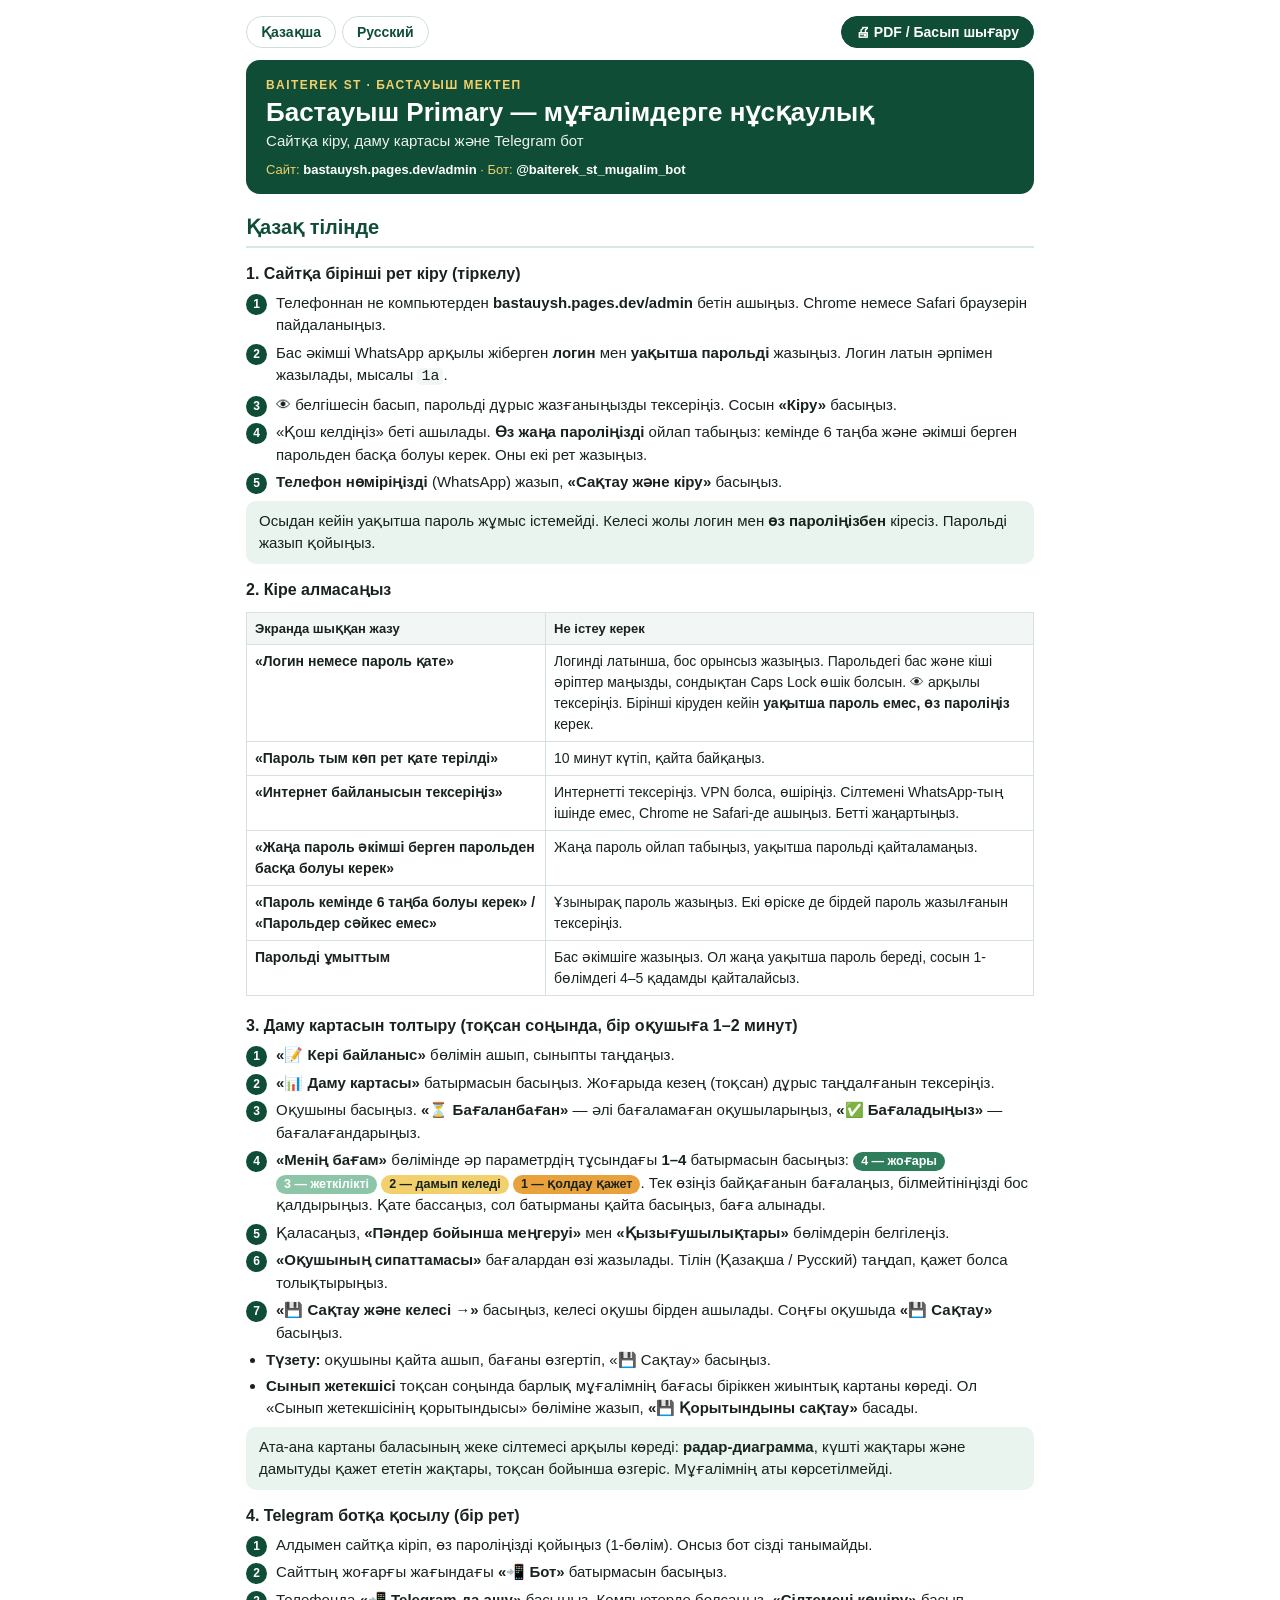
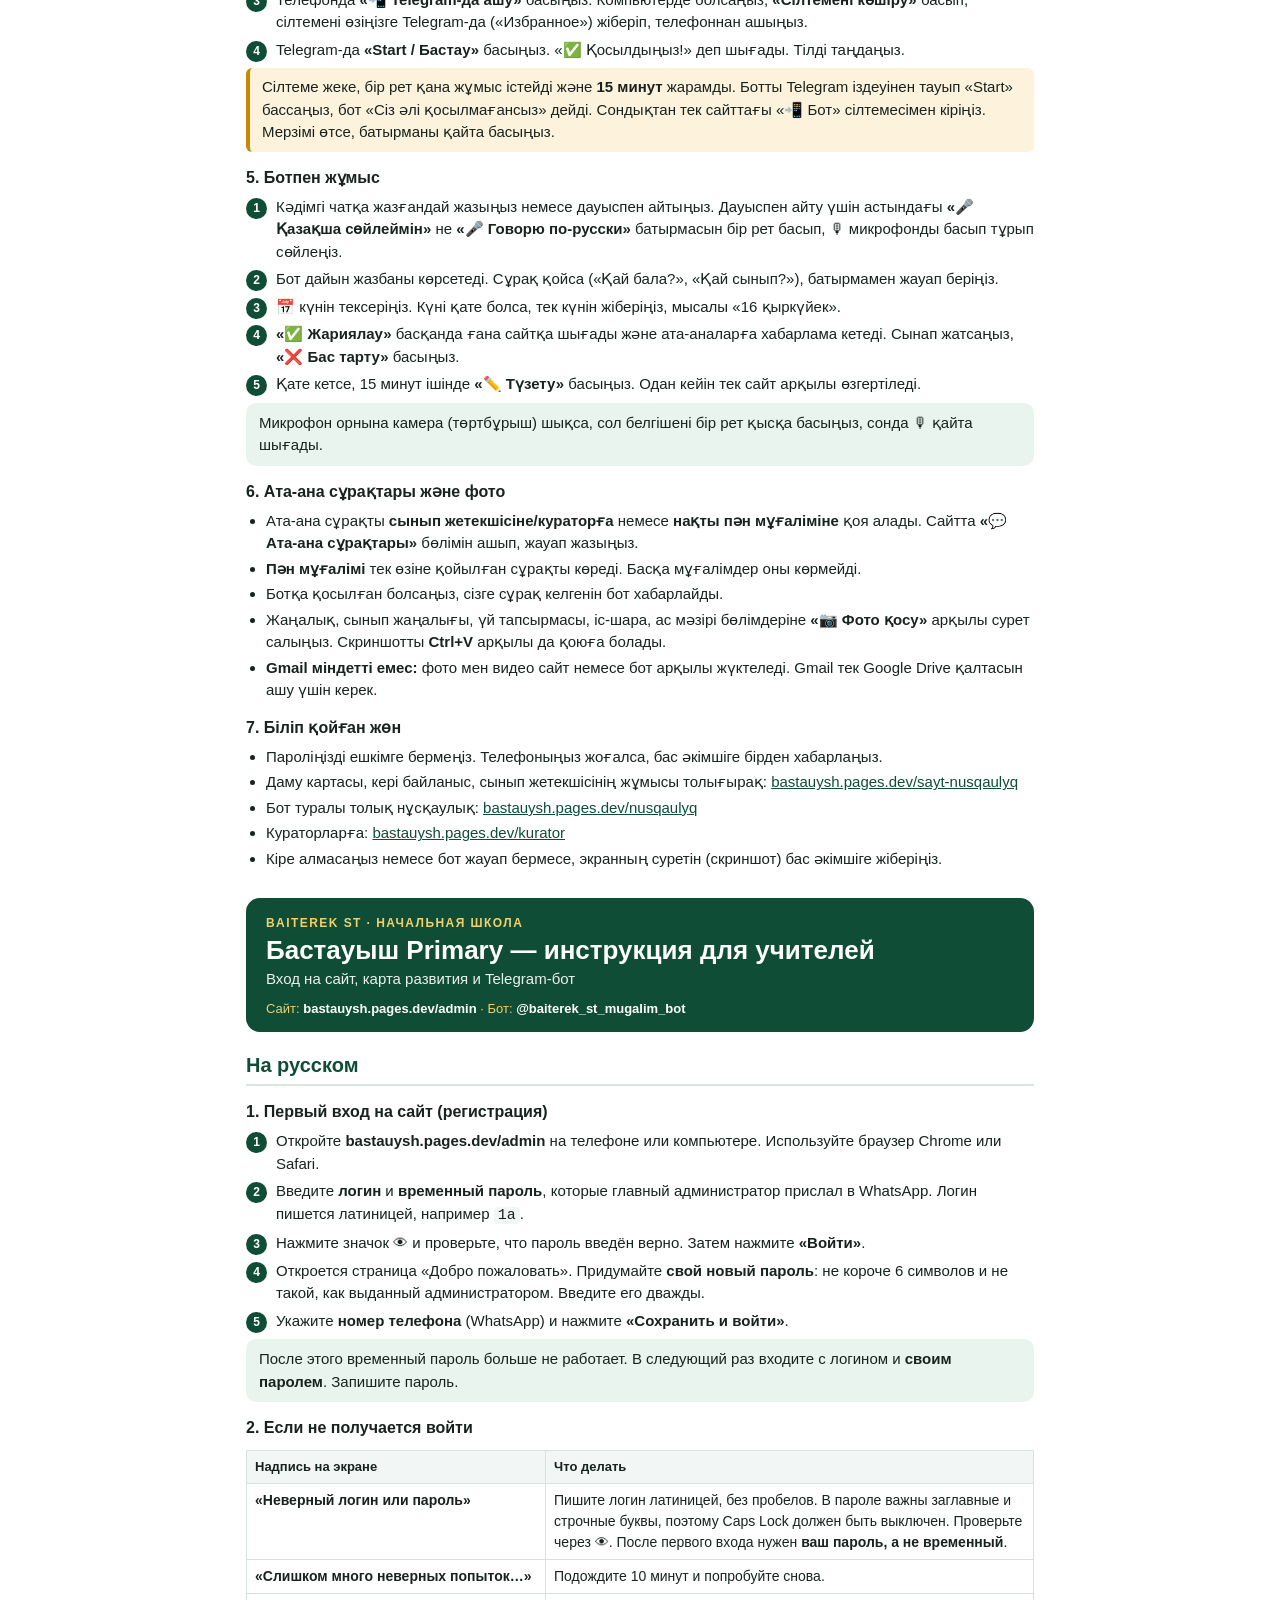
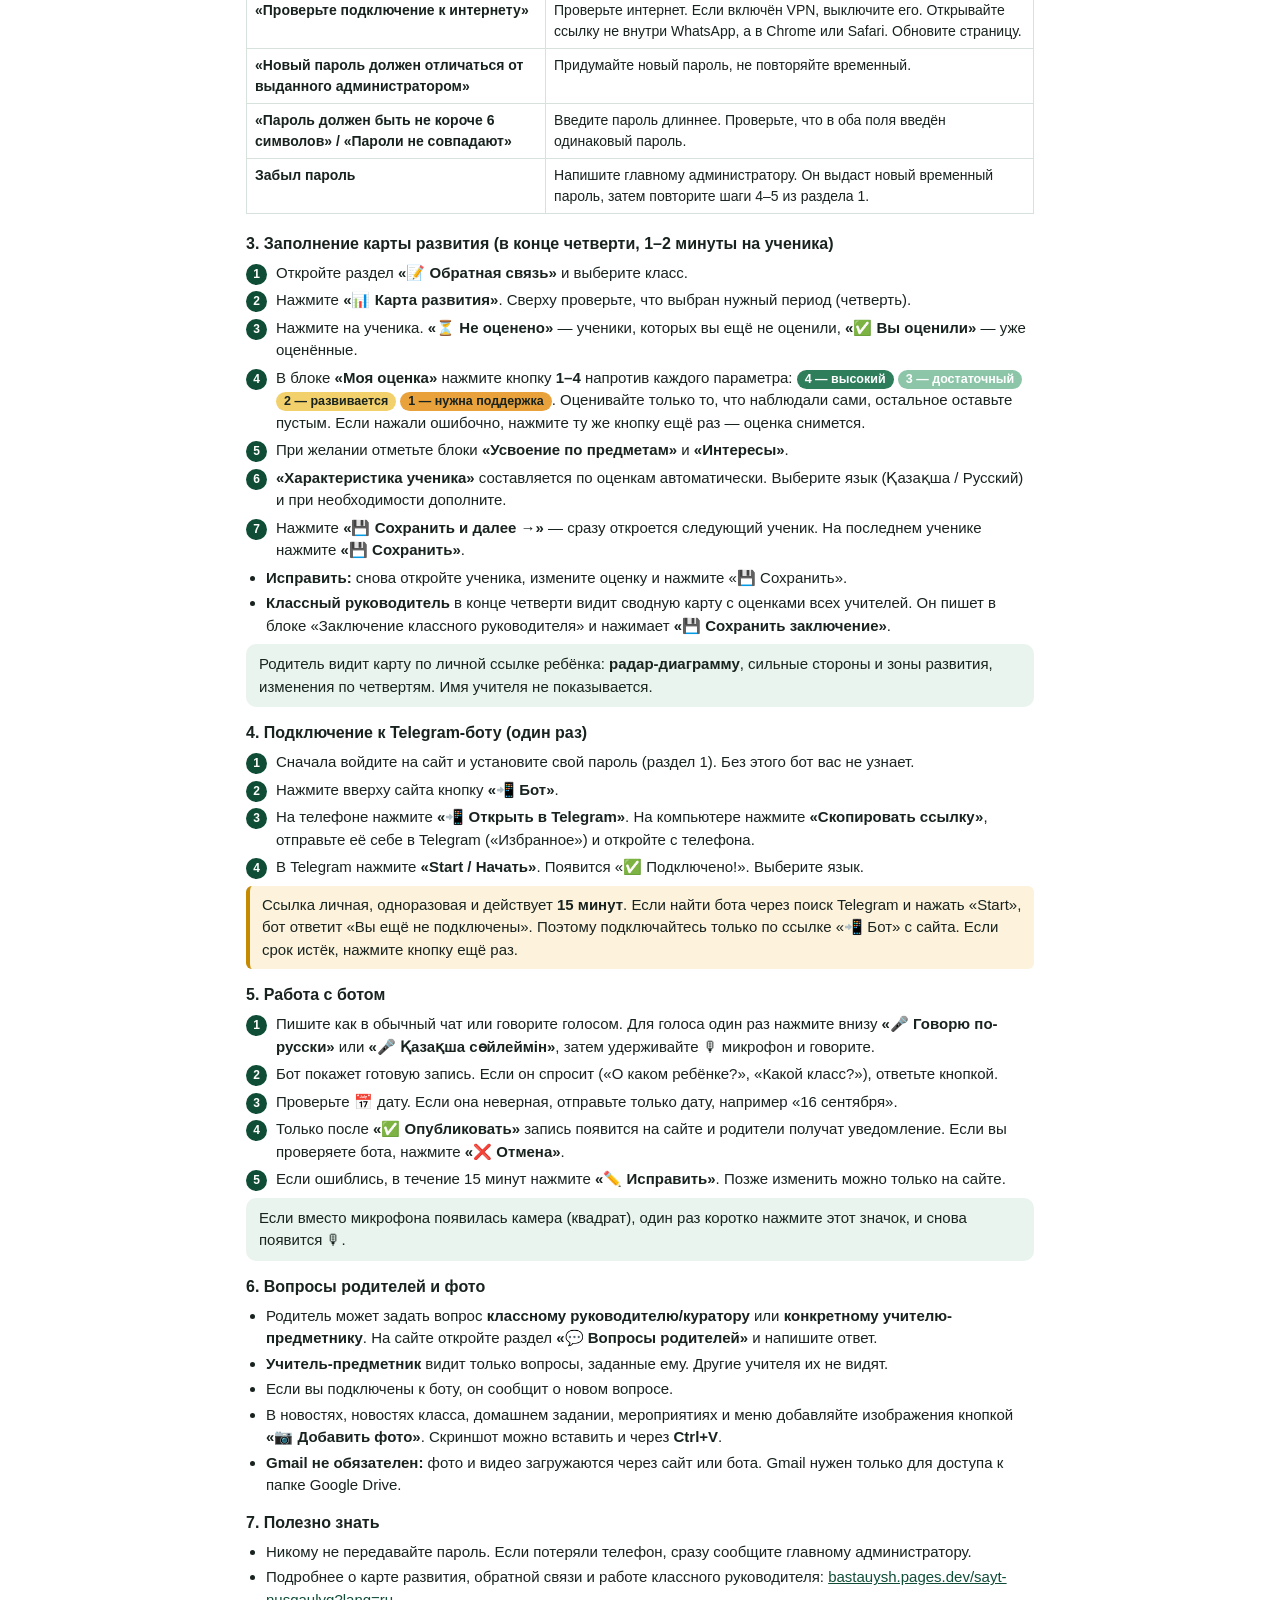
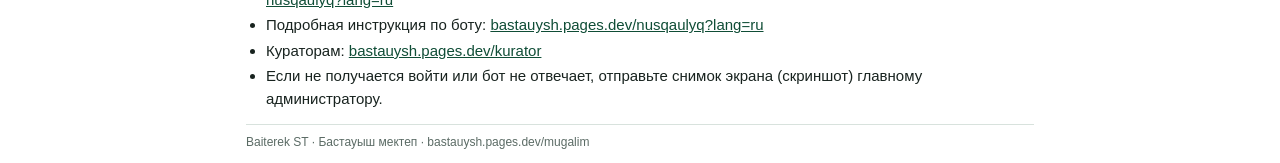
<file: mugalim.html>
<!doctype html>
<html lang="kk">
<head>
<meta charset="utf-8">
<meta name="viewport" content="width=device-width, initial-scale=1">
<meta name="description" content="Baiterek ST бастауыш мектебі: мұғалімдерге нұсқаулық — сайтқа кіру, даму картасы, Telegram бот. Инструкция для учителей.">
<title>Мұғалімдерге нұсқаулық — Бастауыш Primary</title>
<style>
/* Бір дереккөз: телефонда оқуға және браузердің «Басып шығару → PDF» арқылы A4 PDF алуға арналған */
@page { size: A4; margin: 14mm 14mm 16mm; }
* { box-sizing: border-box; }
body { margin: 0 auto; max-width: 820px; padding: 16px; font-family: "Segoe UI", Arial, sans-serif; color: #18231f; background: #fff; font-size: 15px; line-height: 1.5; }
a { color: #0f4d36; }
.top { display: flex; flex-wrap: wrap; gap: 8px; align-items: center; justify-content: space-between; margin-bottom: 12px; }
.top nav { display: flex; gap: 6px; flex-wrap: wrap; }
.top a, .top button { font: 600 14px "Segoe UI", Arial, sans-serif; padding: 7px 14px; border-radius: 999px; border: 1px solid #cfe0d6; background: #fff; color: #0f4d36; text-decoration: none; cursor: pointer; }
.top button { background: #0f4d36; color: #fff; border-color: #0f4d36; }
.hero { background: #0f4d36; color: #fff; border-radius: 14px; padding: 16px 20px 14px; }
.hero .brand { font-size: 12px; letter-spacing: .12em; text-transform: uppercase; color: #f2d06b; font-weight: 700; }
.hero h1 { margin: 4px 0 2px; font-size: 26px; line-height: 1.15; }
.hero .sub { font-size: 15px; opacity: .92; }
.hero .links { margin-top: 8px; font-size: 13px; color: #f2d06b; overflow-wrap: anywhere; }
.hero .links b { color: #fff; }
h2 { color: #0f4d36; font-size: 20px; margin: 18px 0 4px; padding-bottom: 4px; border-bottom: 2px solid #d8e8df; }
h3 { font-size: 16px; margin: 14px 0 6px; }
ol.s { list-style: none; counter-reset: s; padding: 0; margin: 0; }
ol.s > li { counter-increment: s; position: relative; padding-left: 30px; margin: 5px 0; }
ol.s > li::before { content: counter(s); position: absolute; left: 0; top: 2px; width: 21px; height: 21px; border-radius: 50%; background: #0f4d36; color: #fff; font-size: 12px; font-weight: 700; text-align: center; line-height: 21px; }
ul { margin: 3px 0; padding-left: 20px; } ul li { margin: 3px 0; }
.box { background: #eaf4ee; border-radius: 10px; padding: 9px 13px; margin: 7px 0; }
.warn { background: #fdf3dc; border-left: 4px solid #c58a00; border-radius: 6px; padding: 8px 12px; margin: 7px 0; }
.tw { overflow-x: auto; }
table { border-collapse: collapse; width: 100%; font-size: 14px; margin: 4px 0; }
th, td { border: 1px solid #d8e2dd; padding: 6px 8px; vertical-align: top; text-align: left; }
th { background: #f2f6f4; font-size: 13px; }
td:first-child { width: 38%; font-weight: 600; }
.k { font-family: Consolas, monospace; background: #f2f6f4; border-radius: 4px; padding: 0 4px; }
.lv { display: inline-block; border-radius: 999px; padding: 0 8px; font-size: 12.5px; font-weight: 700; }
.foot { margin-top: 14px; font-size: 12px; color: #5b6b65; border-top: 1px solid #d8e2dd; padding-top: 8px; }
.keep { break-inside: avoid; }
.lang { margin-top: 28px; }
@media (max-width: 520px) { body { padding: 12px; font-size: 15px; } .hero h1 { font-size: 22px; } td:first-child { width: 42%; } }
@media print {
  body { max-width: none; padding: 0; font-size: 10.6pt; line-height: 1.45; }
  .top { display: none; }
  .hero h1 { font-size: 21pt; } h2 { font-size: 15pt; margin-top: 14px; } h3 { font-size: 11.5pt; }
  table { font-size: 9.8pt; } .lang { break-before: page; margin-top: 0; }
  .hero, ol.s > li::before, .box, .warn, .lv { -webkit-print-color-adjust: exact; print-color-adjust: exact; }
}
</style>
</head>
<body>
<div class="top">
  <nav><a href="#kz">Қазақша</a><a href="#ru">Русский</a></nav>
  <button type="button" onclick="window.print()">🖨 PDF / Басып шығару</button>
</div>

<!-- ================= ҚАЗАҚША ================= -->
<section id="kz">
<div class="hero">
  <div class="brand">Baiterek ST · Бастауыш мектеп</div>
  <h1>Бастауыш Primary — мұғалімдерге нұсқаулық</h1>
  <div class="sub">Сайтқа кіру, даму картасы және Telegram бот</div>
  <div class="links">Сайт: <b>bastauysh.pages.dev/admin</b> · Бот: <b>@baiterek_st_mugalim_bot</b></div>
</div>

<h2>Қазақ тілінде</h2>

<div class="keep">
<h3>1. Сайтқа бірінші рет кіру (тіркелу)</h3>
<ol class="s">
  <li>Телефоннан не компьютерден <b>bastauysh.pages.dev/admin</b> бетін ашыңыз. Chrome немесе Safari браузерін пайдаланыңыз.</li>
  <li>Бас әкімші WhatsApp арқылы жіберген <b>логин</b> мен <b>уақытша парольді</b> жазыңыз. Логин латын әрпімен жазылады, мысалы <span class="k">1a</span>.</li>
  <li>👁 белгішесін басып, парольді дұрыс жазғаныңызды тексеріңіз. Сосын <b>«Кіру»</b> басыңыз.</li>
  <li>«Қош келдіңіз» беті ашылады. <b>Өз жаңа пароліңізді</b> ойлап табыңыз: кемінде 6 таңба және әкімші берген парольден басқа болуы керек. Оны екі рет жазыңыз.</li>
  <li><b>Телефон нөміріңізді</b> (WhatsApp) жазып, <b>«Сақтау және кіру»</b> басыңыз.</li>
</ol>
<div class="box">Осыдан кейін уақытша пароль жұмыс істемейді. Келесі жолы логин мен <b>өз пароліңізбен</b> кіресіз. Парольді жазып қойыңыз.</div>
</div>

<div class="keep">
<h3>2. Кіре алмасаңыз</h3>
<div class="tw"><table>
  <tr><th>Экранда шыққан жазу</th><th>Не істеу керек</th></tr>
  <tr><td>«Логин немесе пароль қате»</td><td>Логинді латынша, бос орынсыз жазыңыз. Парольдегі бас және кіші әріптер маңызды, сондықтан Caps Lock өшік болсын. 👁 арқылы тексеріңіз. Бірінші кіруден кейін <b>уақытша пароль емес, өз пароліңіз</b> керек.</td></tr>
  <tr><td>«Пароль тым көп рет қате терілді»</td><td>10 минут күтіп, қайта байқаңыз.</td></tr>
  <tr><td>«Интернет байланысын тексеріңіз»</td><td>Интернетті тексеріңіз. VPN болса, өшіріңіз. Сілтемені WhatsApp-тың ішінде емес, Chrome не Safari-де ашыңыз. Бетті жаңартыңыз.</td></tr>
  <tr><td>«Жаңа пароль әкімші берген парольден басқа болуы керек»</td><td>Жаңа пароль ойлап табыңыз, уақытша парольді қайталамаңыз.</td></tr>
  <tr><td>«Пароль кемінде 6 таңба болуы керек» / «Парольдер сәйкес емес»</td><td>Ұзынырақ пароль жазыңыз. Екі өріске де бірдей пароль жазылғанын тексеріңіз.</td></tr>
  <tr><td>Парольді ұмыттым</td><td>Бас әкімшіге жазыңыз. Ол жаңа уақытша пароль береді, сосын 1-бөлімдегі 4–5 қадамды қайталайсыз.</td></tr>
</table></div>
</div>

<div class="keep">
<h3>3. Даму картасын толтыру (тоқсан соңында, бір оқушыға 1–2 минут)</h3>
<ol class="s">
  <li><b>«📝 Кері байланыс»</b> бөлімін ашып, сыныпты таңдаңыз.</li>
  <li><b>«📊 Даму картасы»</b> батырмасын басыңыз. Жоғарыда кезең (тоқсан) дұрыс таңдалғанын тексеріңіз.</li>
  <li>Оқушыны басыңыз. <b>«⏳ Бағаланбаған»</b> — әлі бағаламаған оқушыларыңыз, <b>«✅ Бағаладыңыз»</b> — бағалағандарыңыз.</li>
  <li><b>«Менің бағам»</b> бөлімінде әр параметрдің тұсындағы <b>1–4</b> батырмасын басыңыз:
    <span class="lv" style="background:#2E7D5B;color:#fff">4 — жоғары</span> <span class="lv" style="background:#8CC5A8;color:#fff">3 — жеткілікті</span> <span class="lv" style="background:#F2D06B">2 — дамып келеді</span> <span class="lv" style="background:#E9A23B">1 — қолдау қажет</span>.
    Тек өзіңіз байқағанын бағалаңыз, білмейтініңізді бос қалдырыңыз. Қате бассаңыз, сол батырманы қайта басыңыз, баға алынады.</li>
  <li>Қаласаңыз, <b>«Пәндер бойынша меңгеруі»</b> мен <b>«Қызығушылықтары»</b> бөлімдерін белгілеңіз.</li>
  <li><b>«Оқушының сипаттамасы»</b> бағалардан өзі жазылады. Тілін (Қазақша / Русский) таңдап, қажет болса толықтырыңыз.</li>
  <li><b>«💾 Сақтау және келесі →»</b> басыңыз, келесі оқушы бірден ашылады. Соңғы оқушыда <b>«💾 Сақтау»</b> басыңыз.</li>
</ol>
<ul>
  <li><b>Түзету:</b> оқушыны қайта ашып, бағаны өзгертіп, «💾 Сақтау» басыңыз.</li>
  <li><b>Сынып жетекшісі</b> тоқсан соңында барлық мұғалімнің бағасы біріккен жиынтық картаны көреді. Ол «Сынып жетекшісінің қорытындысы» бөліміне жазып, <b>«💾 Қорытындыны сақтау»</b> басады.</li>
</ul>
<div class="box">Ата-ана картаны баласының жеке сілтемесі арқылы көреді: <b>радар-диаграмма</b>, күшті жақтары және дамытуды қажет ететін жақтары, тоқсан бойынша өзгеріс. Мұғалімнің аты көрсетілмейді.</div>
</div>

<div class="keep">
<h3>4. Telegram ботқа қосылу (бір рет)</h3>
<ol class="s">
  <li>Алдымен сайтқа кіріп, өз пароліңізді қойыңыз (1-бөлім). Онсыз бот сізді танымайды.</li>
  <li>Сайттың жоғарғы жағындағы <b>«📲 Бот»</b> батырмасын басыңыз.</li>
  <li>Телефонда <b>«📲 Telegram-да ашу»</b> басыңыз. Компьютерде болсаңыз, <b>«Сілтемені көшіру»</b> басып, сілтемені өзіңізге Telegram-да («Избранное») жіберіп, телефоннан ашыңыз.</li>
  <li>Telegram-да <b>«Start / Бастау»</b> басыңыз. «✅ Қосылдыңыз!» деп шығады. Тілді таңдаңыз.</li>
</ol>
<div class="warn">Сілтеме жеке, бір рет қана жұмыс істейді және <b>15 минут</b> жарамды. Ботты Telegram іздеуінен тауып «Start» бассаңыз, бот «Сіз әлі қосылмағансыз» дейді. Сондықтан тек сайттағы «📲 Бот» сілтемесімен кіріңіз. Мерзімі өтсе, батырманы қайта басыңыз.</div>
</div>

<div class="keep">
<h3>5. Ботпен жұмыс</h3>
<ol class="s">
  <li>Кәдімгі чатқа жазғандай жазыңыз немесе дауыспен айтыңыз. Дауыспен айту үшін астындағы <b>«🎤 Қазақша сөйлеймін»</b> не <b>«🎤 Говорю по-русски»</b> батырмасын бір рет басып, 🎙 микрофонды басып тұрып сөйлеңіз.</li>
  <li>Бот дайын жазбаны көрсетеді. Сұрақ қойса («Қай бала?», «Қай сынып?»), батырмамен жауап беріңіз.</li>
  <li>📅 күнін тексеріңіз. Күні қате болса, тек күнін жіберіңіз, мысалы «16 қыркүйек».</li>
  <li><b>«✅ Жариялау»</b> басқанда ғана сайтқа шығады және ата-аналарға хабарлама кетеді. Сынап жатсаңыз, <b>«❌ Бас тарту»</b> басыңыз.</li>
  <li>Қате кетсе, 15 минут ішінде <b>«✏️ Түзету»</b> басыңыз. Одан кейін тек сайт арқылы өзгертіледі.</li>
</ol>
<div class="box">Микрофон орнына камера (төртбұрыш) шықса, сол белгішені бір рет қысқа басыңыз, сонда 🎙 қайта шығады.</div>
</div>

<div class="keep">
<h3>6. Ата-ана сұрақтары және фото</h3>
<ul>
  <li>Ата-ана сұрақты <b>сынып жетекшісіне/кураторға</b> немесе <b>нақты пән мұғаліміне</b> қоя алады. Сайтта <b>«💬 Ата-ана сұрақтары»</b> бөлімін ашып, жауап жазыңыз.</li>
  <li><b>Пән мұғалімі</b> тек өзіне қойылған сұрақты көреді. Басқа мұғалімдер оны көрмейді.</li>
  <li>Ботқа қосылған болсаңыз, сізге сұрақ келгенін бот хабарлайды.</li>
  <li>Жаңалық, сынып жаңалығы, үй тапсырмасы, іс-шара, ас мәзірі бөлімдеріне <b>«📷 Фото қосу»</b> арқылы сурет салыңыз. Скриншотты <b>Ctrl+V</b> арқылы да қоюға болады.</li>
  <li><b>Gmail міндетті емес:</b> фото мен видео сайт немесе бот арқылы жүктеледі. Gmail тек Google Drive қалтасын ашу үшін керек.</li>
</ul>
</div>

<div class="keep">
<h3>7. Біліп қойған жөн</h3>
<ul>
  <li>Пароліңізді ешкімге бермеңіз. Телефоныңыз жоғалса, бас әкімшіге бірден хабарлаңыз.</li>
  <li>Даму картасы, кері байланыс, сынып жетекшісінің жұмысы толығырақ: <a href="sayt-nusqaulyq">bastauysh.pages.dev/sayt-nusqaulyq</a></li>
  <li>Бот туралы толық нұсқаулық: <a href="nusqaulyq">bastauysh.pages.dev/nusqaulyq</a></li>
  <li>Кураторларға: <a href="kurator">bastauysh.pages.dev/kurator</a></li>
  <li>Кіре алмасаңыз немесе бот жауап бермесе, экранның суретін (скриншот) бас әкімшіге жіберіңіз.</li>
</ul>
</div>
</section>

<!-- ================= РУССКИЙ ================= -->
<section id="ru" class="lang">
<div class="hero">
  <div class="brand">Baiterek ST · Начальная школа</div>
  <h1>Бастауыш Primary — инструкция для учителей</h1>
  <div class="sub">Вход на сайт, карта развития и Telegram-бот</div>
  <div class="links">Сайт: <b>bastauysh.pages.dev/admin</b> · Бот: <b>@baiterek_st_mugalim_bot</b></div>
</div>

<h2>На русском</h2>

<div class="keep">
<h3>1. Первый вход на сайт (регистрация)</h3>
<ol class="s">
  <li>Откройте <b>bastauysh.pages.dev/admin</b> на телефоне или компьютере. Используйте браузер Chrome или Safari.</li>
  <li>Введите <b>логин</b> и <b>временный пароль</b>, которые главный администратор прислал в WhatsApp. Логин пишется латиницей, например <span class="k">1a</span>.</li>
  <li>Нажмите значок 👁 и проверьте, что пароль введён верно. Затем нажмите <b>«Войти»</b>.</li>
  <li>Откроется страница «Добро пожаловать». Придумайте <b>свой новый пароль</b>: не короче 6 символов и не такой, как выданный администратором. Введите его дважды.</li>
  <li>Укажите <b>номер телефона</b> (WhatsApp) и нажмите <b>«Сохранить и войти»</b>.</li>
</ol>
<div class="box">После этого временный пароль больше не работает. В следующий раз входите с логином и <b>своим паролем</b>. Запишите пароль.</div>
</div>

<div class="keep">
<h3>2. Если не получается войти</h3>
<div class="tw"><table>
  <tr><th>Надпись на экране</th><th>Что делать</th></tr>
  <tr><td>«Неверный логин или пароль»</td><td>Пишите логин латиницей, без пробелов. В пароле важны заглавные и строчные буквы, поэтому Caps Lock должен быть выключен. Проверьте через 👁. После первого входа нужен <b>ваш пароль, а не временный</b>.</td></tr>
  <tr><td>«Слишком много неверных попыток…»</td><td>Подождите 10 минут и попробуйте снова.</td></tr>
  <tr><td>«Проверьте подключение к интернету»</td><td>Проверьте интернет. Если включён VPN, выключите его. Открывайте ссылку не внутри WhatsApp, а в Chrome или Safari. Обновите страницу.</td></tr>
  <tr><td>«Новый пароль должен отличаться от выданного администратором»</td><td>Придумайте новый пароль, не повторяйте временный.</td></tr>
  <tr><td>«Пароль должен быть не короче 6 символов» / «Пароли не совпадают»</td><td>Введите пароль длиннее. Проверьте, что в оба поля введён одинаковый пароль.</td></tr>
  <tr><td>Забыл пароль</td><td>Напишите главному администратору. Он выдаст новый временный пароль, затем повторите шаги 4–5 из раздела 1.</td></tr>
</table></div>
</div>

<div class="keep">
<h3>3. Заполнение карты развития (в конце четверти, 1–2 минуты на ученика)</h3>
<ol class="s">
  <li>Откройте раздел <b>«📝 Обратная связь»</b> и выберите класс.</li>
  <li>Нажмите <b>«📊 Карта развития»</b>. Сверху проверьте, что выбран нужный период (четверть).</li>
  <li>Нажмите на ученика. <b>«⏳ Не оценено»</b> — ученики, которых вы ещё не оценили, <b>«✅ Вы оценили»</b> — уже оценённые.</li>
  <li>В блоке <b>«Моя оценка»</b> нажмите кнопку <b>1–4</b> напротив каждого параметра:
    <span class="lv" style="background:#2E7D5B;color:#fff">4 — высокий</span> <span class="lv" style="background:#8CC5A8;color:#fff">3 — достаточный</span> <span class="lv" style="background:#F2D06B">2 — развивается</span> <span class="lv" style="background:#E9A23B">1 — нужна поддержка</span>.
    Оценивайте только то, что наблюдали сами, остальное оставьте пустым. Если нажали ошибочно, нажмите ту же кнопку ещё раз — оценка снимется.</li>
  <li>При желании отметьте блоки <b>«Усвоение по предметам»</b> и <b>«Интересы»</b>.</li>
  <li><b>«Характеристика ученика»</b> составляется по оценкам автоматически. Выберите язык (Қазақша / Русский) и при необходимости дополните.</li>
  <li>Нажмите <b>«💾 Сохранить и далее →»</b> — сразу откроется следующий ученик. На последнем ученике нажмите <b>«💾 Сохранить»</b>.</li>
</ol>
<ul>
  <li><b>Исправить:</b> снова откройте ученика, измените оценку и нажмите «💾 Сохранить».</li>
  <li><b>Классный руководитель</b> в конце четверти видит сводную карту с оценками всех учителей. Он пишет в блоке «Заключение классного руководителя» и нажимает <b>«💾 Сохранить заключение»</b>.</li>
</ul>
<div class="box">Родитель видит карту по личной ссылке ребёнка: <b>радар-диаграмму</b>, сильные стороны и зоны развития, изменения по четвертям. Имя учителя не показывается.</div>
</div>

<div class="keep">
<h3>4. Подключение к Telegram-боту (один раз)</h3>
<ol class="s">
  <li>Сначала войдите на сайт и установите свой пароль (раздел 1). Без этого бот вас не узнает.</li>
  <li>Нажмите вверху сайта кнопку <b>«📲 Бот»</b>.</li>
  <li>На телефоне нажмите <b>«📲 Открыть в Telegram»</b>. На компьютере нажмите <b>«Скопировать ссылку»</b>, отправьте её себе в Telegram («Избранное») и откройте с телефона.</li>
  <li>В Telegram нажмите <b>«Start / Начать»</b>. Появится «✅ Подключено!». Выберите язык.</li>
</ol>
<div class="warn">Ссылка личная, одноразовая и действует <b>15 минут</b>. Если найти бота через поиск Telegram и нажать «Start», бот ответит «Вы ещё не подключены». Поэтому подключайтесь только по ссылке «📲 Бот» с сайта. Если срок истёк, нажмите кнопку ещё раз.</div>
</div>

<div class="keep">
<h3>5. Работа с ботом</h3>
<ol class="s">
  <li>Пишите как в обычный чат или говорите голосом. Для голоса один раз нажмите внизу <b>«🎤 Говорю по-русски»</b> или <b>«🎤 Қазақша сөйлеймін»</b>, затем удерживайте 🎙 микрофон и говорите.</li>
  <li>Бот покажет готовую запись. Если он спросит («О каком ребёнке?», «Какой класс?»), ответьте кнопкой.</li>
  <li>Проверьте 📅 дату. Если она неверная, отправьте только дату, например «16 сентября».</li>
  <li>Только после <b>«✅ Опубликовать»</b> запись появится на сайте и родители получат уведомление. Если вы проверяете бота, нажмите <b>«❌ Отмена»</b>.</li>
  <li>Если ошиблись, в течение 15 минут нажмите <b>«✏️ Исправить»</b>. Позже изменить можно только на сайте.</li>
</ol>
<div class="box">Если вместо микрофона появилась камера (квадрат), один раз коротко нажмите этот значок, и снова появится 🎙.</div>
</div>

<div class="keep">
<h3>6. Вопросы родителей и фото</h3>
<ul>
  <li>Родитель может задать вопрос <b>классному руководителю/куратору</b> или <b>конкретному учителю-предметнику</b>. На сайте откройте раздел <b>«💬 Вопросы родителей»</b> и напишите ответ.</li>
  <li><b>Учитель-предметник</b> видит только вопросы, заданные ему. Другие учителя их не видят.</li>
  <li>Если вы подключены к боту, он сообщит о новом вопросе.</li>
  <li>В новостях, новостях класса, домашнем задании, мероприятиях и меню добавляйте изображения кнопкой <b>«📷 Добавить фото»</b>. Скриншот можно вставить и через <b>Ctrl+V</b>.</li>
  <li><b>Gmail не обязателен:</b> фото и видео загружаются через сайт или бота. Gmail нужен только для доступа к папке Google Drive.</li>
</ul>
</div>

<div class="keep">
<h3>7. Полезно знать</h3>
<ul>
  <li>Никому не передавайте пароль. Если потеряли телефон, сразу сообщите главному администратору.</li>
  <li>Подробнее о карте развития, обратной связи и работе классного руководителя: <a href="sayt-nusqaulyq?lang=ru">bastauysh.pages.dev/sayt-nusqaulyq?lang=ru</a></li>
  <li>Подробная инструкция по боту: <a href="nusqaulyq?lang=ru">bastauysh.pages.dev/nusqaulyq?lang=ru</a></li>
  <li>Кураторам: <a href="kurator">bastauysh.pages.dev/kurator</a></li>
  <li>Если не получается войти или бот не отвечает, отправьте снимок экрана (скриншот) главному администратору.</li>
</ul>
</div>
<div class="foot">Baiterek ST · Бастауыш мектеп · bastauysh.pages.dev/mugalim</div>
</section>
</body>
</html>
</file>
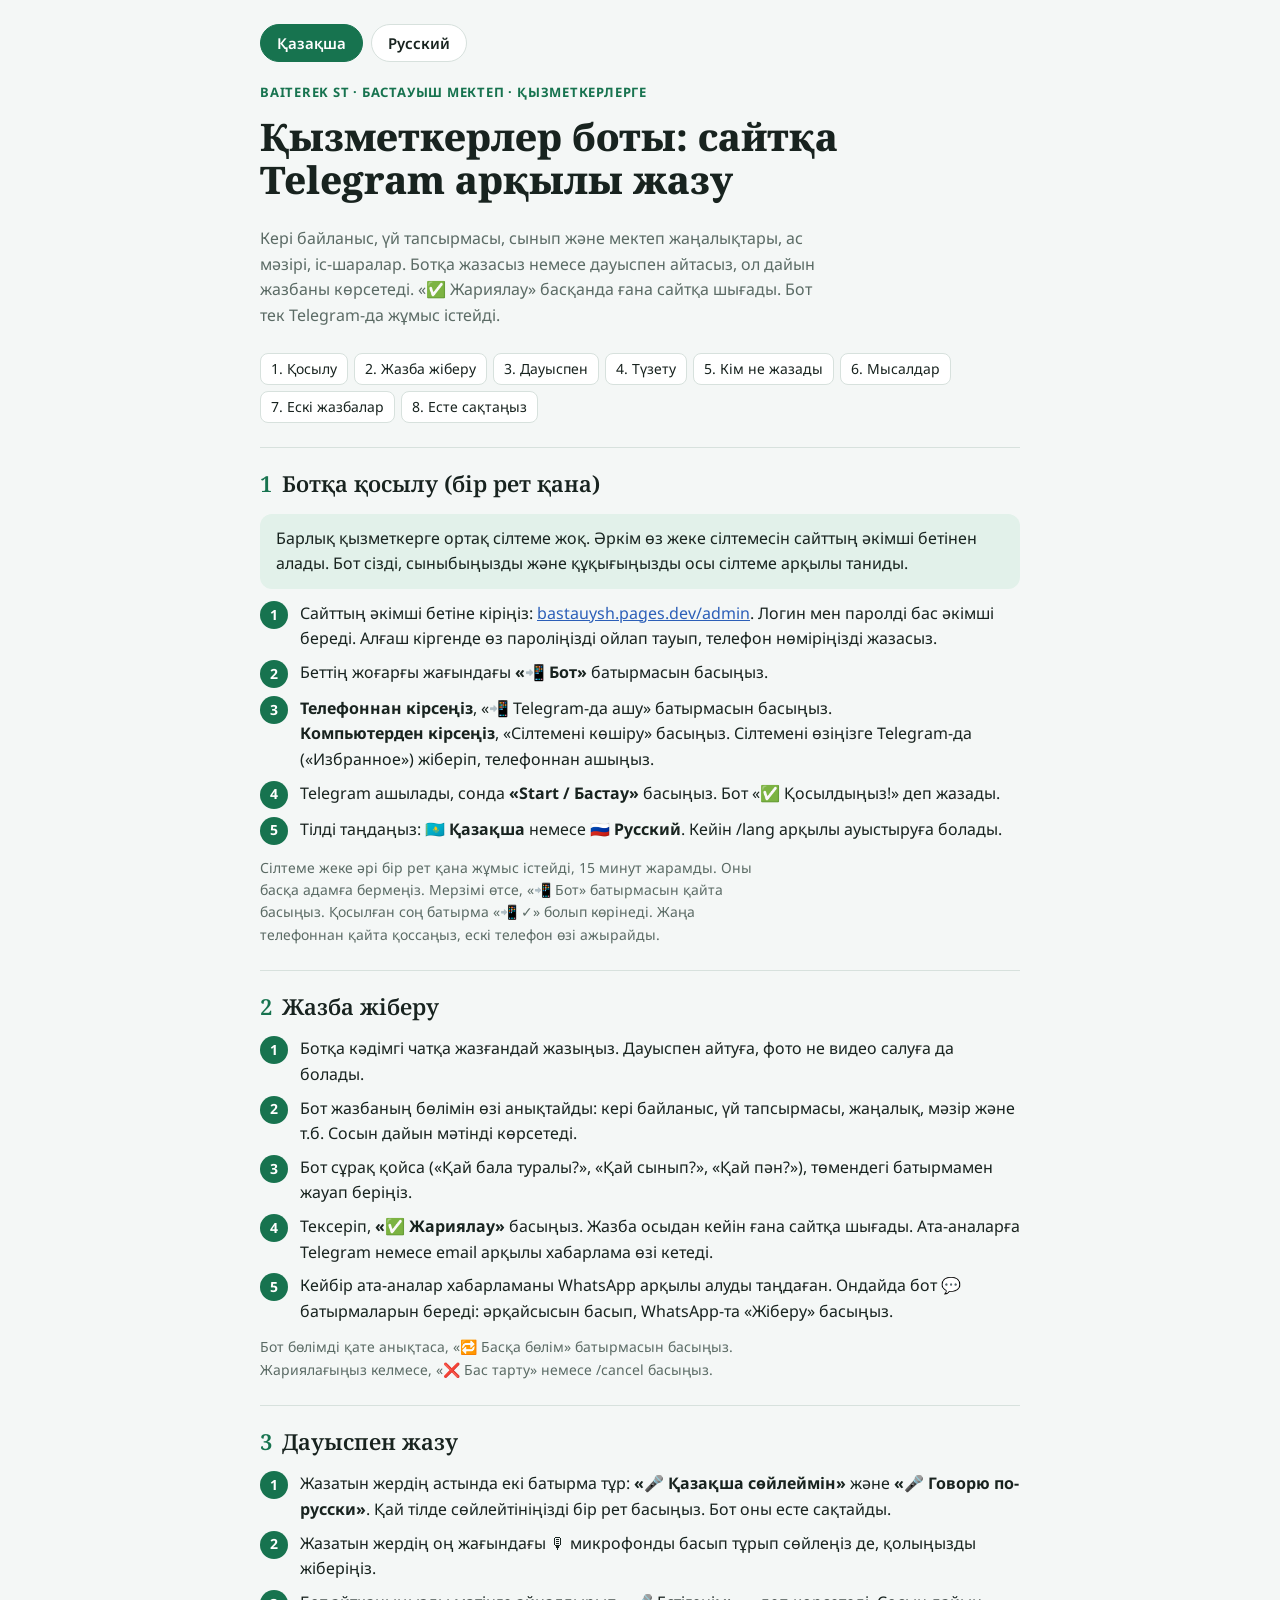
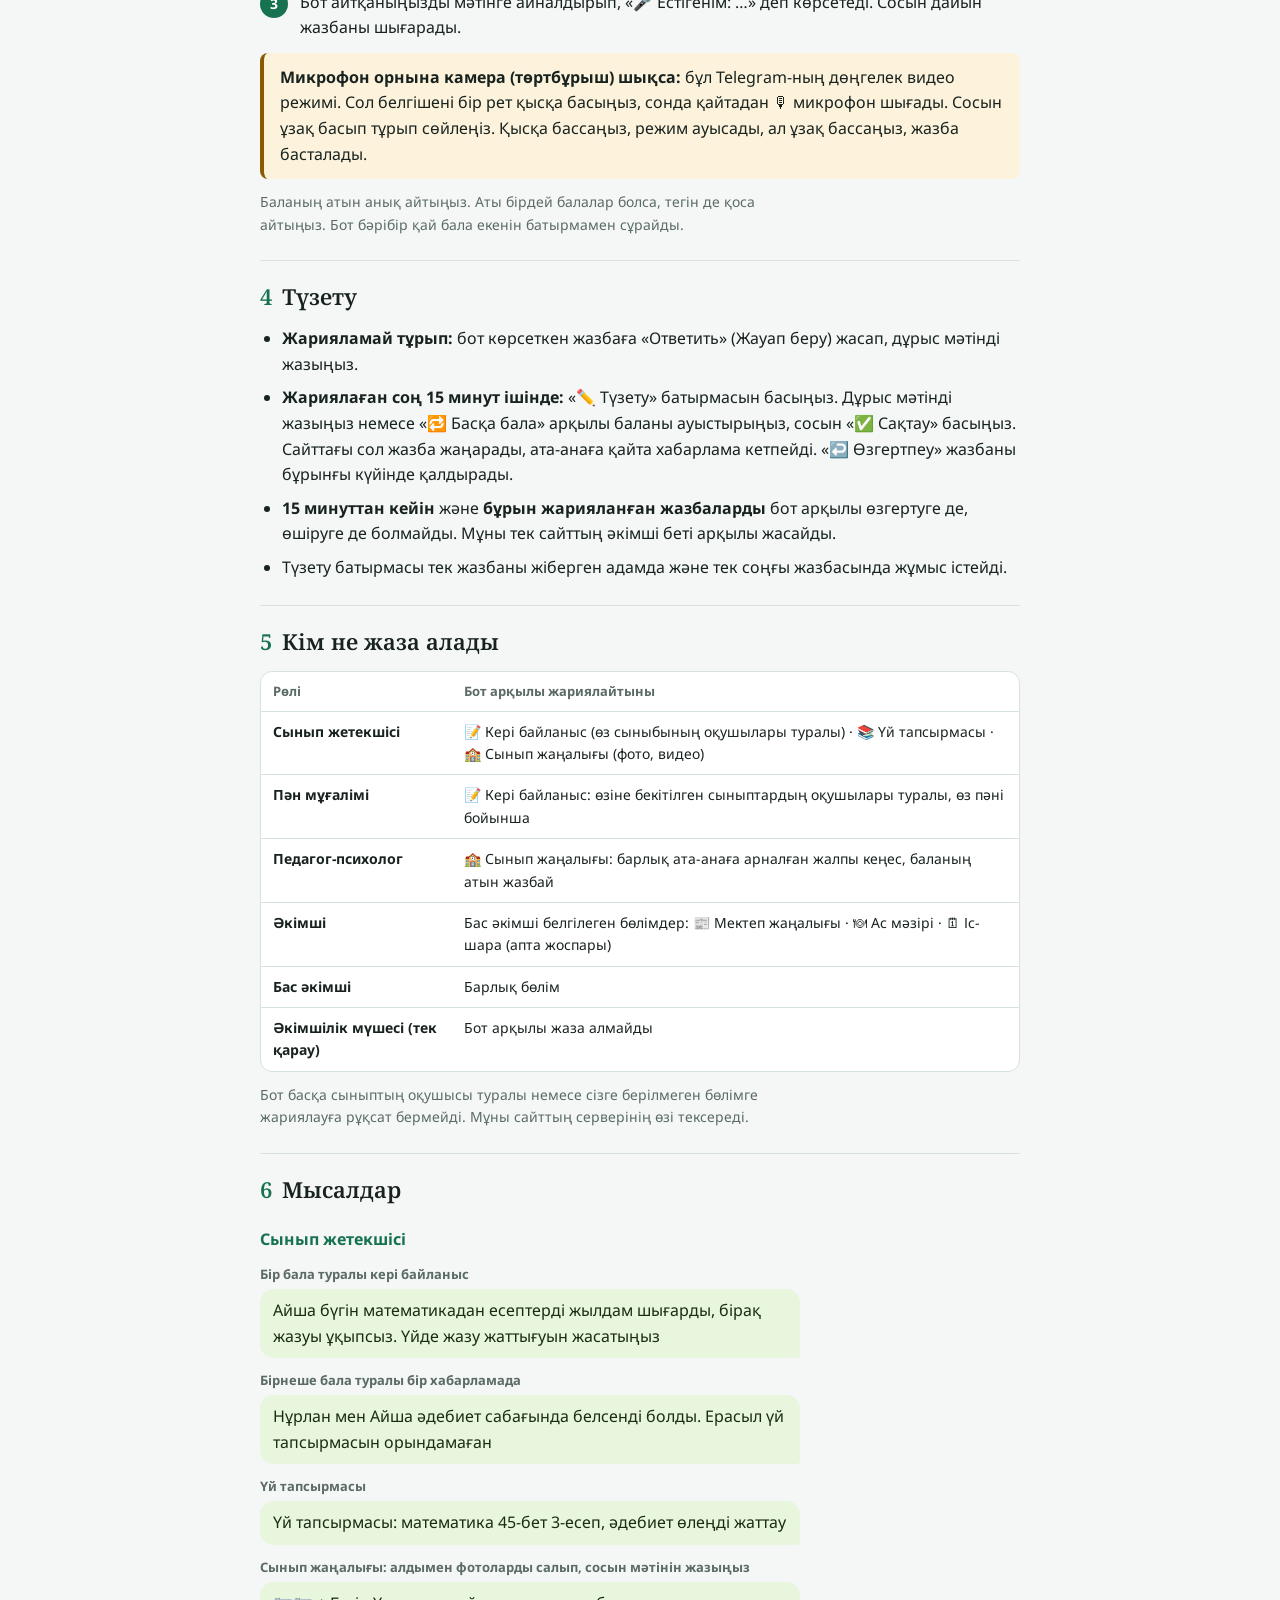
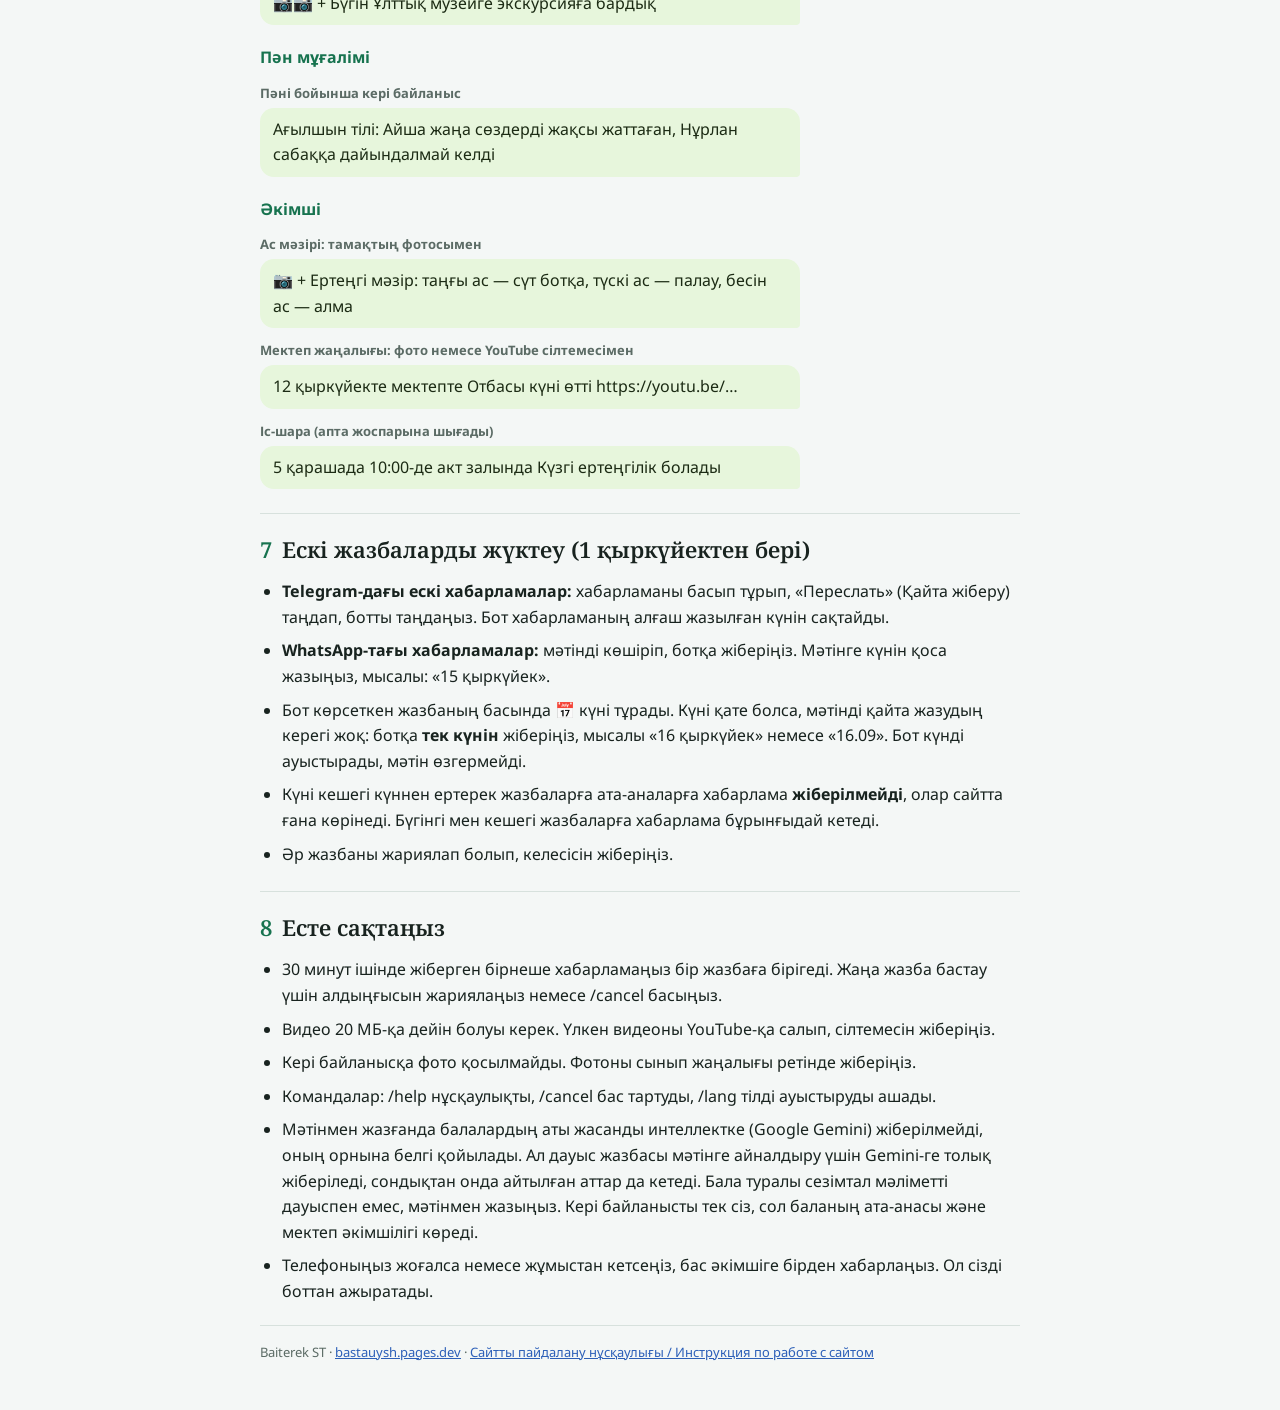
<file: nusqaulyq.html>
<!doctype html>
<html lang="kk">
<head>
<meta charset="utf-8">
<meta name="viewport" content="width=device-width, initial-scale=1">
<meta name="description" content="Baiterek ST бастауыш мектебі: қызметкерлер Telegram ботын пайдалану нұсқаулығы">
<title>Қызметкерлер боты нұсқаулығы</title>
<link rel="preconnect" href="https://fonts.googleapis.com">
<link rel="stylesheet" href="https://fonts.googleapis.com/css2?family=Noto+Sans:wght@400;500;700&family=Noto+Serif:wght@600;800&display=swap">
<link rel="stylesheet" href="guide.css">
</head>
<body>
<div class="wrap">
  <header>
    <div class="tabs" role="tablist" aria-label="Тіл / Язык">
      <button role="tab" data-lang="kz">Қазақша</button>
      <button role="tab" data-lang="ru">Русский</button>
    </div>
  </header>

<!-- ======================= ҚАЗАҚША ======================= -->
<main data-l="kz">
  <div class="eyebrow">Baiterek ST · бастауыш мектеп · қызметкерлерге</div>
  <h1>Қызметкерлер боты: сайтқа Telegram арқылы жазу</h1>
  <p class="lead">Кері байланыс, үй тапсырмасы, сынып және мектеп жаңалықтары, ас мәзірі, іс-шаралар. Ботқа жазасыз немесе дауыспен айтасыз, ол дайын жазбаны көрсетеді. «✅ Жариялау» басқанда ғана сайтқа шығады. Бот тек Telegram-да жұмыс істейді.</p>
  <nav class="toc">
    <a href="#kz-1">1. Қосылу</a><a href="#kz-2">2. Жазба жіберу</a><a href="#kz-3">3. Дауыспен</a><a href="#kz-4">4. Түзету</a>
    <a href="#kz-5">5. Кім не жазады</a><a href="#kz-6">6. Мысалдар</a><a href="#kz-7">7. Ескі жазбалар</a><a href="#kz-8">8. Есте сақтаңыз</a>
  </nav>

  <section id="kz-1">
    <h2><span class="n">1</span>Ботқа қосылу (бір рет қана)</h2>
    <p class="tip">Барлық қызметкерге ортақ сілтеме жоқ. Әркім өз жеке сілтемесін сайттың әкімші бетінен алады. Бот сізді, сыныбыңызды және құқығыңызды осы сілтеме арқылы таниды.</p>
    <ol class="steps">
      <li>Сайттың әкімші бетіне кіріңіз: <a href="https://bastauysh.pages.dev/admin">bastauysh.pages.dev/admin</a>. Логин мен паролді бас әкімші береді. Алғаш кіргенде өз пароліңізді ойлап тауып, телефон нөміріңізді жазасыз.</li>
      <li>Беттің жоғарғы жағындағы <b>«📲 Бот»</b> батырмасын басыңыз.</li>
      <li><b>Телефоннан кірсеңіз</b>, «📲 Telegram-да ашу» батырмасын басыңыз.<br><b>Компьютерден кірсеңіз</b>, «Сілтемені көшіру» басыңыз. Сілтемені өзіңізге Telegram-да («Избранное») жіберіп, телефоннан ашыңыз.</li>
      <li>Telegram ашылады, сонда <b>«Start / Бастау»</b> басыңыз. Бот «✅ Қосылдыңыз!» деп жазады.</li>
      <li>Тілді таңдаңыз: <b>🇰🇿 Қазақша</b> немесе <b>🇷🇺 Русский</b>. Кейін /lang арқылы ауыстыруға болады.</li>
    </ol>
    <p class="note">Сілтеме жеке әрі бір рет қана жұмыс істейді, 15 минут жарамды. Оны басқа адамға бермеңіз. Мерзімі өтсе, «📲 Бот» батырмасын қайта басыңыз. Қосылған соң батырма «📲 ✓» болып көрінеді. Жаңа телефоннан қайта қоссаңыз, ескі телефон өзі ажырайды.</p>
  </section>

  <section id="kz-2">
    <h2><span class="n">2</span>Жазба жіберу</h2>
    <ol class="steps">
      <li>Ботқа кәдімгі чатқа жазғандай жазыңыз. Дауыспен айтуға, фото не видео салуға да болады.</li>
      <li>Бот жазбаның бөлімін өзі анықтайды: кері байланыс, үй тапсырмасы, жаңалық, мәзір және т.б. Сосын дайын мәтінді көрсетеді.</li>
      <li>Бот сұрақ қойса («Қай бала туралы?», «Қай сынып?», «Қай пән?»), төмендегі батырмамен жауап беріңіз.</li>
      <li>Тексеріп, <b>«✅ Жариялау»</b> басыңыз. Жазба осыдан кейін ғана сайтқа шығады. Ата-аналарға Telegram немесе email арқылы хабарлама өзі кетеді.</li>
      <li>Кейбір ата-аналар хабарламаны WhatsApp арқылы алуды таңдаған. Ондайда бот 💬 батырмаларын береді: әрқайсысын басып, WhatsApp-та «Жіберу» басыңыз.</li>
    </ol>
    <p class="note">Бот бөлімді қате анықтаса, «🔁 Басқа бөлім» батырмасын басыңыз. Жариялағыңыз келмесе, «❌ Бас тарту» немесе /cancel басыңыз.</p>
  </section>

  <section id="kz-3">
    <h2><span class="n">3</span>Дауыспен жазу</h2>
    <ol class="steps">
      <li>Жазатын жердің астында екі батырма тұр: <b>«🎤 Қазақша сөйлеймін»</b> және <b>«🎤 Говорю по-русски»</b>. Қай тілде сөйлейтініңізді бір рет басыңыз. Бот оны есте сақтайды.</li>
      <li>Жазатын жердің оң жағындағы 🎙 микрофонды басып тұрып сөйлеңіз де, қолыңызды жіберіңіз.</li>
      <li>Бот айтқаныңызды мәтінге айналдырып, «🎤 Естігенім: …» деп көрсетеді. Сосын дайын жазбаны шығарады.</li>
    </ol>
    <p class="warn"><b>Микрофон орнына камера (төртбұрыш) шықса:</b> бұл Telegram-ның дөңгелек видео режимі. Сол белгішені бір рет қысқа басыңыз, сонда қайтадан 🎙 микрофон шығады. Сосын ұзақ басып тұрып сөйлеңіз. Қысқа бассаңыз, режим ауысады, ал ұзақ бассаңыз, жазба басталады.</p>
    <p class="note">Баланың атын анық айтыңыз. Аты бірдей балалар болса, тегін де қоса айтыңыз. Бот бәрібір қай бала екенін батырмамен сұрайды.</p>
  </section>

  <section id="kz-4">
    <h2><span class="n">4</span>Түзету</h2>
    <ul>
      <li><b>Жарияламай тұрып:</b> бот көрсеткен жазбаға «Ответить» (Жауап беру) жасап, дұрыс мәтінді жазыңыз.</li>
      <li><b>Жариялаған соң 15 минут ішінде:</b> «✏️ Түзету» батырмасын басыңыз. Дұрыс мәтінді жазыңыз немесе «🔁 Басқа бала» арқылы баланы ауыстырыңыз, сосын «✅ Сақтау» басыңыз. Сайттағы сол жазба жаңарады, ата-анаға қайта хабарлама кетпейді. «↩️ Өзгертпеу» жазбаны бұрынғы күйінде қалдырады.</li>
      <li><b>15 минуттан кейін</b> және <b>бұрын жарияланған жазбаларды</b> бот арқылы өзгертуге де, өшіруге де болмайды. Мұны тек сайттың әкімші беті арқылы жасайды.</li>
      <li>Түзету батырмасы тек жазбаны жіберген адамда және тек соңғы жазбасында жұмыс істейді.</li>
    </ul>
  </section>

  <section id="kz-5">
    <h2><span class="n">5</span>Кім не жаза алады</h2>
    <div class="table-wrap"><table>
      <tr><th>Рөлі</th><th>Бот арқылы жариялайтыны</th></tr>
      <tr><td><b>Сынып жетекшісі</b></td><td>📝 Кері байланыс (өз сыныбының оқушылары туралы) · 📚 Үй тапсырмасы · 🏫 Сынып жаңалығы (фото, видео)</td></tr>
      <tr><td><b>Пән мұғалімі</b></td><td>📝 Кері байланыс: өзіне бекітілген сыныптардың оқушылары туралы, өз пәні бойынша</td></tr>
      <tr><td><b>Педагог-психолог</b></td><td>🏫 Сынып жаңалығы: барлық ата-анаға арналған жалпы кеңес, баланың атын жазбай</td></tr>
      <tr><td><b>Әкімші</b></td><td>Бас әкімші белгілеген бөлімдер: 📰 Мектеп жаңалығы · 🍽 Ас мәзірі · 🗓 Іс-шара (апта жоспары)</td></tr>
      <tr><td><b>Бас әкімші</b></td><td>Барлық бөлім</td></tr>
      <tr><td><b>Әкімшілік мүшесі (тек қарау)</b></td><td>Бот арқылы жаза алмайды</td></tr>
    </table></div>
    <p class="note">Бот басқа сыныптың оқушысы туралы немесе сізге берілмеген бөлімге жариялауға рұқсат бермейді. Мұны сайттың серверінің өзі тексереді.</p>
  </section>

  <section id="kz-6">
    <h2><span class="n">6</span>Мысалдар</h2>
    <h3>Сынып жетекшісі</h3>
    <div class="ex"><div class="what">Бір бала туралы кері байланыс</div><div class="bubble">Айша бүгін математикадан есептерді жылдам шығарды, бірақ жазуы ұқыпсыз. Үйде жазу жаттығуын жасатыңыз</div></div>
    <div class="ex"><div class="what">Бірнеше бала туралы бір хабарламада</div><div class="bubble">Нұрлан мен Айша әдебиет сабағында белсенді болды. Ерасыл үй тапсырмасын орындамаған</div></div>
    <div class="ex"><div class="what">Үй тапсырмасы</div><div class="bubble">Үй тапсырмасы: математика 45-бет 3-есеп, әдебиет өлеңді жаттау</div></div>
    <div class="ex"><div class="what">Сынып жаңалығы: алдымен фотоларды салып, сосын мәтінін жазыңыз</div><div class="bubble">📷📷 + Бүгін Ұлттық музейге экскурсияға бардық</div></div>
    <h3>Пән мұғалімі</h3>
    <div class="ex"><div class="what">Пәні бойынша кері байланыс</div><div class="bubble">Ағылшын тілі: Айша жаңа сөздерді жақсы жаттаған, Нұрлан сабаққа дайындалмай келді</div></div>
    <h3>Әкімші</h3>
    <div class="ex"><div class="what">Ас мәзірі: тамақтың фотосымен</div><div class="bubble">📷 + Ертеңгі мәзір: таңғы ас — сүт ботқа, түскі ас — палау, бесін ас — алма</div></div>
    <div class="ex"><div class="what">Мектеп жаңалығы: фото немесе YouTube сілтемесімен</div><div class="bubble">12 қыркүйекте мектепте Отбасы күні өтті https://youtu.be/…</div></div>
    <div class="ex"><div class="what">Іс-шара (апта жоспарына шығады)</div><div class="bubble">5 қарашада 10:00-де акт залында Күзгі ертеңгілік болады</div></div>
  </section>

  <section id="kz-7">
    <h2><span class="n">7</span>Ескі жазбаларды жүктеу (1 қыркүйектен бері)</h2>
    <ul>
      <li><b>Telegram-дағы ескі хабарламалар:</b> хабарламаны басып тұрып, «Переслать» (Қайта жіберу) таңдап, ботты таңдаңыз. Бот хабарламаның алғаш жазылған күнін сақтайды.</li>
      <li><b>WhatsApp-тағы хабарламалар:</b> мәтінді көшіріп, ботқа жіберіңіз. Мәтінге күнін қоса жазыңыз, мысалы: «15 қыркүйек».</li>
      <li>Бот көрсеткен жазбаның басында 📅 күні тұрады. Күні қате болса, мәтінді қайта жазудың керегі жоқ: ботқа <b>тек күнін</b> жіберіңіз, мысалы «16 қыркүйек» немесе «16.09». Бот күнді ауыстырады, мәтін өзгермейді.</li>
      <li>Күні кешегі күннен ертерек жазбаларға ата-аналарға хабарлама <b>жіберілмейді</b>, олар сайтта ғана көрінеді. Бүгінгі мен кешегі жазбаларға хабарлама бұрынғыдай кетеді.</li>
      <li>Әр жазбаны жариялап болып, келесісін жіберіңіз.</li>
    </ul>
  </section>

  <section id="kz-8">
    <h2><span class="n">8</span>Есте сақтаңыз</h2>
    <ul>
      <li>30 минут ішінде жіберген бірнеше хабарламаңыз бір жазбаға бірігеді. Жаңа жазба бастау үшін алдыңғысын жариялаңыз немесе /cancel басыңыз.</li>
      <li>Видео 20 МБ-қа дейін болуы керек. Үлкен видеоны YouTube-қа салып, сілтемесін жіберіңіз.</li>
      <li>Кері байланысқа фото қосылмайды. Фотоны сынып жаңалығы ретінде жіберіңіз.</li>
      <li>Командалар: /help нұсқаулықты, /cancel бас тартуды, /lang тілді ауыстыруды ашады.</li>
      <li>Мәтінмен жазғанда балалардың аты жасанды интеллектке (Google Gemini) жіберілмейді, оның орнына белгі қойылады. Ал дауыс жазбасы мәтінге айналдыру үшін Gemini-ге толық жіберіледі, сондықтан онда айтылған аттар да кетеді. Бала туралы сезімтал мәліметті дауыспен емес, мәтінмен жазыңыз. Кері байланысты тек сіз, сол баланың ата-анасы және мектеп әкімшілігі көреді.</li>
      <li>Телефоныңыз жоғалса немесе жұмыстан кетсеңіз, бас әкімшіге бірден хабарлаңыз. Ол сізді боттан ажыратады.</li>
    </ul>
  </section>
</main>

<!-- ======================= РУССКИЙ ======================= -->
<main data-l="ru" hidden>
  <div class="eyebrow">Baiterek ST · начальная школа · сотрудникам</div>
  <h1>Бот для сотрудников: публикация на сайте через Telegram</h1>
  <p class="lead">Обратная связь, домашнее задание, новости класса и школы, меню, мероприятия. Вы пишете боту или говорите голосом, он показывает готовую запись. На сайт она попадёт только после «✅ Опубликовать». Бот работает только в Telegram.</p>
  <nav class="toc">
    <a href="#ru-1">1. Подключение</a><a href="#ru-2">2. Отправка записи</a><a href="#ru-3">3. Голосом</a><a href="#ru-4">4. Исправление</a>
    <a href="#ru-5">5. Кто что пишет</a><a href="#ru-6">6. Примеры</a><a href="#ru-7">7. Старые записи</a><a href="#ru-8">8. Важно</a>
  </nav>

  <section id="ru-1">
    <h2><span class="n">1</span>Подключение к боту (один раз)</h2>
    <p class="tip">Общей ссылки для всех сотрудников нет. Каждый получает свою личную ссылку на странице администратора сайта. По этой ссылке бот узнаёт вас, ваш класс и ваши права.</p>
    <ol class="steps">
      <li>Войдите на страницу администратора: <a href="https://bastauysh.pages.dev/admin">bastauysh.pages.dev/admin</a>. Логин и пароль выдаёт главный администратор. При первом входе вы придумываете свой пароль и указываете номер телефона.</li>
      <li>Нажмите вверху кнопку <b>«📲 Бот»</b>.</li>
      <li><b>Если вы с телефона</b>, нажмите «📲 Открыть в Telegram».<br><b>Если вы с компьютера</b>, нажмите «Скопировать ссылку». Отправьте её себе в Telegram («Избранное») и откройте с телефона.</li>
      <li>Откроется Telegram, нажмите <b>«Start / Начать»</b>. Бот напишет «✅ Подключено!».</li>
      <li>Выберите язык: <b>🇰🇿 Қазақша</b> или <b>🇷🇺 Русский</b>. Позже его можно сменить командой /lang.</li>
    </ol>
    <p class="note">Ссылка личная и одноразовая, действует 15 минут. Не передавайте её другим. Если срок истёк, снова нажмите «📲 Бот». После подключения кнопка выглядит как «📲 ✓». Если подключиться с нового телефона, старый отключится сам.</p>
  </section>

  <section id="ru-2">
    <h2><span class="n">2</span>Отправка записи</h2>
    <ol class="steps">
      <li>Пишите боту как в обычный чат. Можно говорить голосом, отправлять фото или видео.</li>
      <li>Бот сам определит раздел: обратная связь, домашнее задание, новость, меню и т.д. Затем покажет готовый текст.</li>
      <li>Если бот задаёт вопрос («О каком ребёнке?», «Какой класс?», «Какой предмет?»), ответьте кнопкой ниже.</li>
      <li>Проверьте и нажмите <b>«✅ Опубликовать»</b>. Только после этого запись появится на сайте. Родители получат уведомление в Telegram или по email автоматически.</li>
      <li>Некоторые родители выбрали получать уведомления в WhatsApp. Тогда бот даст кнопки 💬: нажмите каждую и в WhatsApp нажмите «Отправить».</li>
    </ol>
    <p class="note">Если бот ошибся с разделом, нажмите «🔁 Другой раздел». Если публиковать не нужно, нажмите «❌ Отмена» или /cancel.</p>
  </section>

  <section id="ru-3">
    <h2><span class="n">3</span>Голосом</h2>
    <ol class="steps">
      <li>Под полем ввода есть две кнопки: <b>«🎤 Қазақша сөйлеймін»</b> и <b>«🎤 Говорю по-русски»</b>. Один раз нажмите ту, на каком языке вы говорите. Бот запомнит выбор.</li>
      <li>Удерживайте 🎙 микрофон справа от поля ввода, говорите и отпустите.</li>
      <li>Бот превратит сказанное в текст и покажет «🎤 Я услышал: …». Затем выведет готовую запись.</li>
    </ol>
    <p class="warn"><b>Если вместо микрофона появилась камера (квадрат):</b> это режим круглого видео в Telegram. Один раз коротко нажмите этот значок, и снова появится 🎙 микрофон. Затем удерживайте его и говорите. Короткое нажатие переключает режим, долгое начинает запись.</p>
    <p class="note">Называйте имя ребёнка чётко. Если есть дети с одинаковым именем, добавьте фамилию. Бот всё равно уточнит кнопкой, о каком ребёнке речь.</p>
  </section>

  <section id="ru-4">
    <h2><span class="n">4</span>Исправление</h2>
    <ul>
      <li><b>До публикации:</b> нажмите «Ответить» на сообщение бота с записью и напишите правильный текст.</li>
      <li><b>В течение 15 минут после публикации:</b> нажмите «✏️ Исправить». Напишите правильный текст или смените ребёнка кнопкой «🔁 Другой ребёнок», затем нажмите «✅ Сохранить». Обновится та же запись на сайте, повторное уведомление родителям не уйдёт. «↩️ Не менять» оставляет запись как была.</li>
      <li><b>Через 15 минут</b> и <b>ранее опубликованные записи</b> через бота изменить или удалить нельзя. Это делается только на странице администратора сайта.</li>
      <li>Кнопка исправления работает только у автора и только для его последней записи.</li>
    </ul>
  </section>

  <section id="ru-5">
    <h2><span class="n">5</span>Кто что может публиковать</h2>
    <div class="table-wrap"><table>
      <tr><th>Роль</th><th>Что публикует через бота</th></tr>
      <tr><td><b>Классный руководитель</b></td><td>📝 Обратная связь (об учениках своего класса) · 📚 Домашнее задание · 🏫 Новость класса (фото, видео)</td></tr>
      <tr><td><b>Учитель-предметник</b></td><td>📝 Обратная связь: об учениках закреплённых за ним классов, по своему предмету</td></tr>
      <tr><td><b>Педагог-психолог</b></td><td>🏫 Новость класса: общий совет для всех родителей, без имени ребёнка</td></tr>
      <tr><td><b>Администратор</b></td><td>Разделы, отмеченные главным администратором: 📰 Новость школы · 🍽 Меню · 🗓 Мероприятие (план недели)</td></tr>
      <tr><td><b>Главный администратор</b></td><td>Все разделы</td></tr>
      <tr><td><b>Член администрации (только просмотр)</b></td><td>Не может публиковать через бота</td></tr>
    </table></div>
    <p class="note">Бот не даст опубликовать запись об ученике чужого класса или в раздел, на который у вас нет права. Это проверяет сам сервер сайта.</p>
  </section>

  <section id="ru-6">
    <h2><span class="n">6</span>Примеры</h2>
    <h3>Классный руководитель</h3>
    <div class="ex"><div class="what">Обратная связь об одном ребёнке</div><div class="bubble">Айша сегодня быстро решала задачи по математике, но пишет неаккуратно. Позанимайтесь дома прописями</div></div>
    <div class="ex"><div class="what">О нескольких детях в одном сообщении</div><div class="bubble">Нурлан и Айша были активны на литературе. Ерасыл не сделал домашнее задание</div></div>
    <div class="ex"><div class="what">Домашнее задание</div><div class="bubble">Домашнее задание: математика стр. 45 задача 3, литература выучить стих</div></div>
    <div class="ex"><div class="what">Новость класса: сначала отправьте фото, потом текст</div><div class="bubble">📷📷 + Сегодня были на экскурсии в Национальном музее</div></div>
    <h3>Учитель-предметник</h3>
    <div class="ex"><div class="what">Обратная связь по предмету</div><div class="bubble">Английский язык: Айша хорошо выучила новые слова, Нурлан пришёл неподготовленным</div></div>
    <h3>Администратор</h3>
    <div class="ex"><div class="what">Меню с фото блюд</div><div class="bubble">📷 + Меню на завтра: завтрак — молочная каша, обед — плов, полдник — яблоко</div></div>
    <div class="ex"><div class="what">Новость школы с фото или ссылкой YouTube</div><div class="bubble">12 сентября в школе прошёл День семьи https://youtu.be/…</div></div>
    <div class="ex"><div class="what">Мероприятие (попадёт в план недели)</div><div class="bubble">5 ноября в 10:00 в актовом зале пройдёт Осенний утренник</div></div>
  </section>

  <section id="ru-7">
    <h2><span class="n">7</span>Загрузка старых записей (с 1 сентября)</h2>
    <ul>
      <li><b>Старые сообщения в Telegram:</b> удерживайте сообщение, выберите «Переслать» и выберите бота. Бот сохранит исходную дату сообщения.</li>
      <li><b>Сообщения из WhatsApp:</b> скопируйте текст и отправьте боту. Добавьте в текст дату, например: «15 сентября».</li>
      <li>В начале записи, которую показывает бот, стоит 📅 дата. Если дата неверная, переписывать текст не нужно: отправьте боту <b>только дату</b>, например «16 сентября» или «16.09». Бот сменит дату, текст останется прежним.</li>
      <li>Для записей с датой раньше вчерашнего дня уведомления родителям <b>не отправляются</b>, они просто появляются на сайте. Для сегодняшних и вчерашних записей уведомления уходят как обычно.</li>
      <li>Опубликуйте одну запись, затем отправляйте следующую.</li>
    </ul>
  </section>

  <section id="ru-8">
    <h2><span class="n">8</span>Важно</h2>
    <ul>
      <li>Несколько сообщений, отправленных в течение 30 минут, объединяются в одну запись. Чтобы начать новую, опубликуйте предыдущую или нажмите /cancel.</li>
      <li>Видео должно быть до 20 МБ. Большое видео загрузите на YouTube и пришлите ссылку.</li>
      <li>К обратной связи фото не прикрепляются. Отправляйте фото как новость класса.</li>
      <li>Команды: /help открывает инструкцию, /cancel отменяет запись, /lang меняет язык.</li>
      <li>Когда вы пишете текстом, имена детей не передаются искусственному интеллекту (Google Gemini), вместо них ставятся метки. А голосовая запись для распознавания передаётся в Gemini целиком, вместе с произнесёнными именами. Чувствительные сведения о ребёнке пишите текстом, а не голосом. Обратную связь видят только вы, родители этого ребёнка и администрация школы.</li>
      <li>Если вы потеряли телефон или увольняетесь, сразу сообщите главному администратору. Он отключит вас от бота.</li>
    </ul>
  </section>
</main>

  <footer>Baiterek ST · <a href="https://bastauysh.pages.dev/">bastauysh.pages.dev</a> · <a href="sayt-nusqaulyq">Сайтты пайдалану нұсқаулығы / Инструкция по работе с сайтом</a></footer>
</div>
<script src="guide.js"></script>
</body>
</html>
</file>
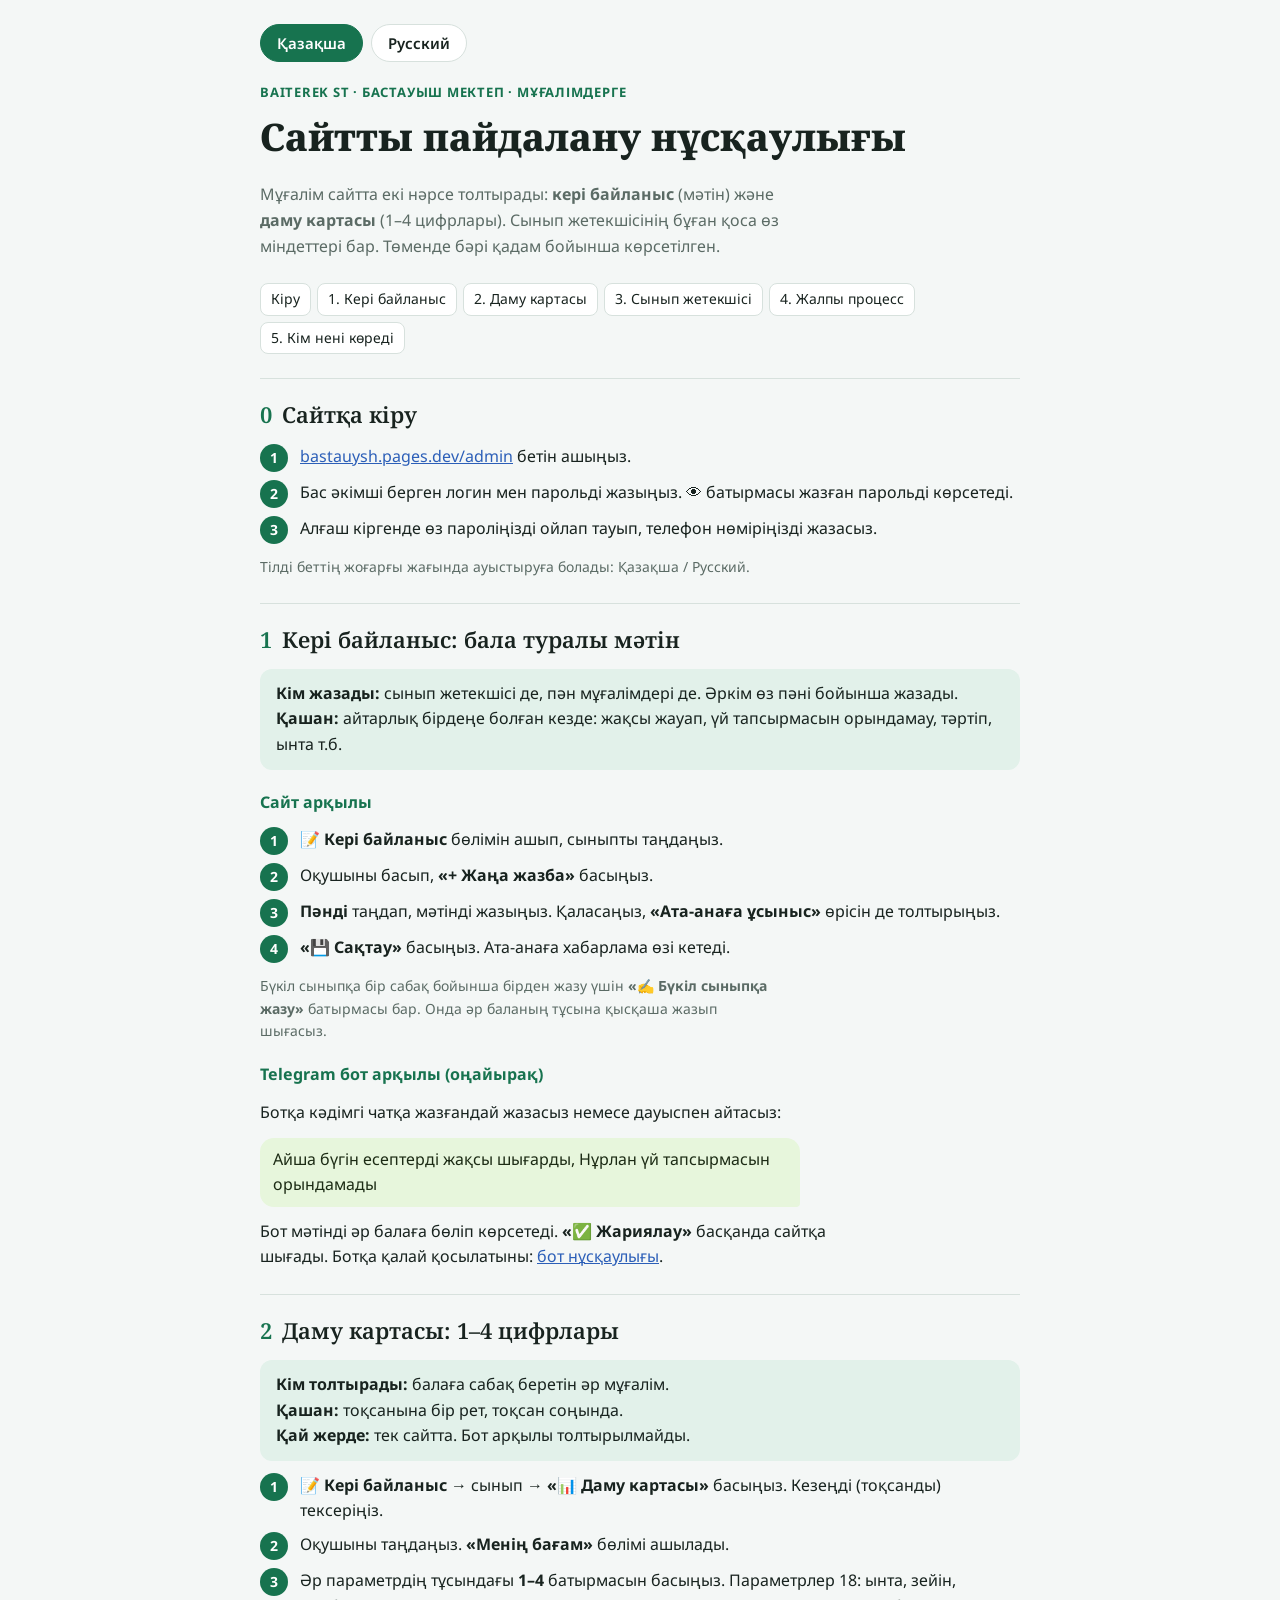
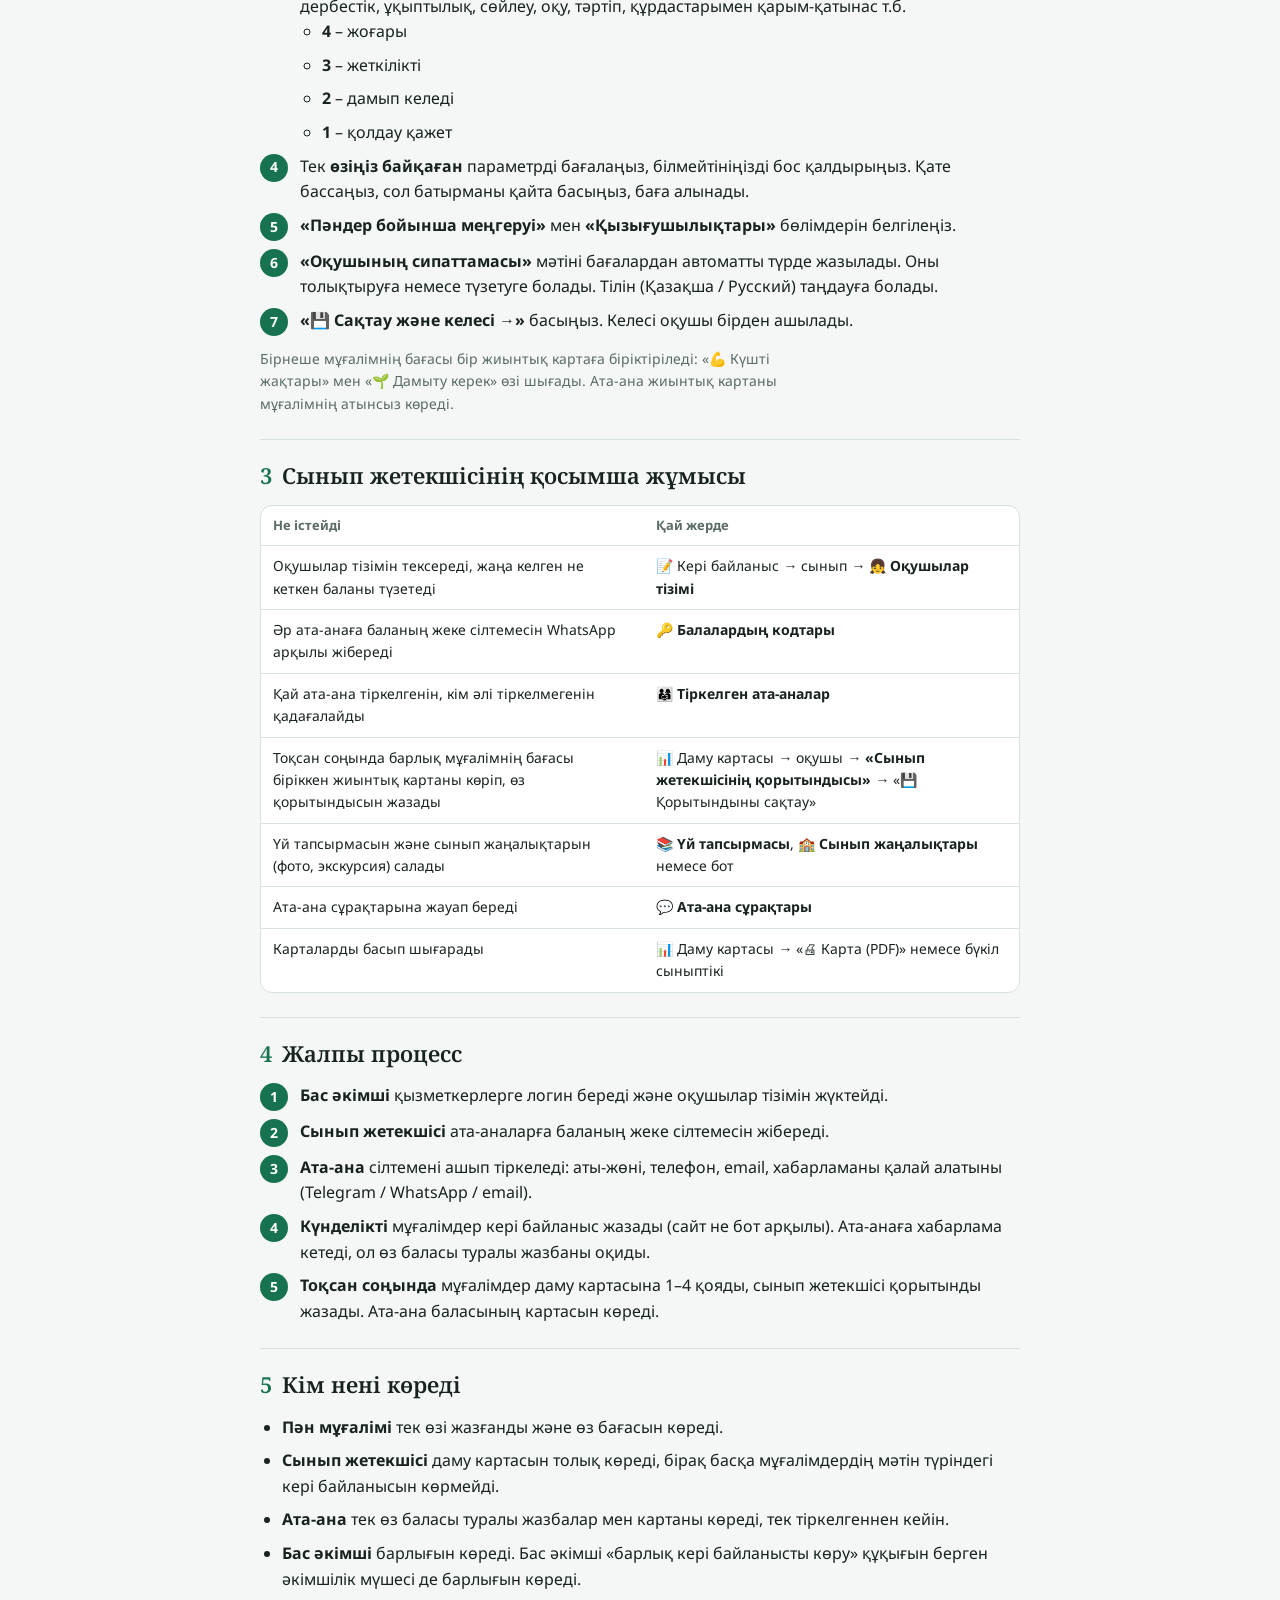
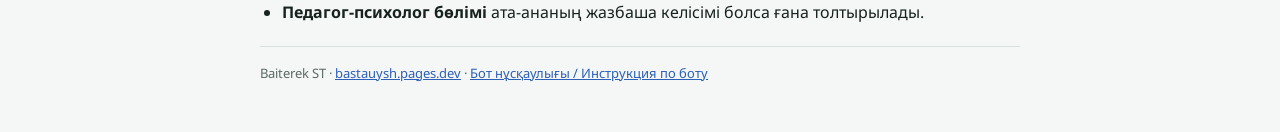
<file: sayt-nusqaulyq.html>
<!doctype html>
<html lang="kk">
<head>
<meta charset="utf-8">
<meta name="viewport" content="width=device-width, initial-scale=1">
<meta name="description" content="Baiterek ST бастауыш мектебі: мұғалімдерге сайтты пайдалану нұсқаулығы — кері байланыс, даму картасы, сынып жетекшісінің жұмысы">
<title>Сайтты пайдалану нұсқаулығы</title>
<link rel="preconnect" href="https://fonts.googleapis.com">
<link rel="stylesheet" href="https://fonts.googleapis.com/css2?family=Noto+Sans:wght@400;500;700&family=Noto+Serif:wght@600;800&display=swap">
<link rel="stylesheet" href="guide.css">
</head>
<body>
<div class="wrap">
  <header>
    <div class="tabs" role="tablist" aria-label="Тіл / Язык">
      <button role="tab" data-lang="kz">Қазақша</button>
      <button role="tab" data-lang="ru">Русский</button>
    </div>
  </header>

<!-- ======================= ҚАЗАҚША ======================= -->
<main data-l="kz">
  <div class="eyebrow">Baiterek ST · бастауыш мектеп · мұғалімдерге</div>
  <h1>Сайтты пайдалану нұсқаулығы</h1>
  <p class="lead">Мұғалім сайтта екі нәрсе толтырады: <b>кері байланыс</b> (мәтін) және <b>даму картасы</b> (1–4 цифрлары). Сынып жетекшісінің бұған қоса өз міндеттері бар. Төменде бәрі қадам бойынша көрсетілген.</p>
  <nav class="toc">
    <a href="#kz-0">Кіру</a><a href="#kz-1">1. Кері байланыс</a><a href="#kz-2">2. Даму картасы</a><a href="#kz-3">3. Сынып жетекшісі</a>
    <a href="#kz-4">4. Жалпы процесс</a><a href="#kz-5">5. Кім нені көреді</a>
  </nav>

  <section id="kz-0">
    <h2><span class="n">0</span>Сайтқа кіру</h2>
    <ol class="steps">
      <li><a href="https://bastauysh.pages.dev/admin">bastauysh.pages.dev/admin</a> бетін ашыңыз.</li>
      <li>Бас әкімші берген логин мен парольді жазыңыз. 👁 батырмасы жазған парольді көрсетеді.</li>
      <li>Алғаш кіргенде өз пароліңізді ойлап тауып, телефон нөміріңізді жазасыз.</li>
    </ol>
    <p class="note">Тілді беттің жоғарғы жағында ауыстыруға болады: Қазақша / Русский.</p>
  </section>

  <section id="kz-1">
    <h2><span class="n">1</span>Кері байланыс: бала туралы мәтін</h2>
    <p class="tip"><b>Кім жазады:</b> сынып жетекшісі де, пән мұғалімдері де. Әркім өз пәні бойынша жазады.<br><b>Қашан:</b> айтарлық бірдеңе болған кезде: жақсы жауап, үй тапсырмасын орындамау, тәртіп, ынта т.б.</p>
    <h3>Сайт арқылы</h3>
    <ol class="steps">
      <li><b>📝 Кері байланыс</b> бөлімін ашып, сыныпты таңдаңыз.</li>
      <li>Оқушыны басып, <b>«+ Жаңа жазба»</b> басыңыз.</li>
      <li><b>Пәнді</b> таңдап, мәтінді жазыңыз. Қаласаңыз, <b>«Ата-анаға ұсыныс»</b> өрісін де толтырыңыз.</li>
      <li><b>«💾 Сақтау»</b> басыңыз. Ата-анаға хабарлама өзі кетеді.</li>
    </ol>
    <p class="note">Бүкіл сыныпқа бір сабақ бойынша бірден жазу үшін <b>«✍️ Бүкіл сыныпқа жазу»</b> батырмасы бар. Онда әр баланың тұсына қысқаша жазып шығасыз.</p>
    <h3>Telegram бот арқылы (оңайырақ)</h3>
    <p>Ботқа кәдімгі чатқа жазғандай жазасыз немесе дауыспен айтасыз:</p>
    <div class="bubble">Айша бүгін есептерді жақсы шығарды, Нұрлан үй тапсырмасын орындамады</div>
    <p>Бот мәтінді әр балаға бөліп көрсетеді. <b>«✅ Жариялау»</b> басқанда сайтқа шығады. Ботқа қалай қосылатыны: <a href="nusqaulyq">бот нұсқаулығы</a>.</p>
  </section>

  <section id="kz-2">
    <h2><span class="n">2</span>Даму картасы: 1–4 цифрлары</h2>
    <p class="tip"><b>Кім толтырады:</b> балаға сабақ беретін әр мұғалім.<br><b>Қашан:</b> тоқсанына бір рет, тоқсан соңында.<br><b>Қай жерде:</b> тек сайтта. Бот арқылы толтырылмайды.</p>
    <ol class="steps">
      <li><b>📝 Кері байланыс</b> → сынып → <b>«📊 Даму картасы»</b> басыңыз. Кезеңді (тоқсанды) тексеріңіз.</li>
      <li>Оқушыны таңдаңыз. <b>«Менің бағам»</b> бөлімі ашылады.</li>
      <li>Әр параметрдің тұсындағы <b>1–4</b> батырмасын басыңыз. Параметрлер 18: ынта, зейін, дербестік, ұқыптылық, сөйлеу, оқу, тәртіп, құрдастарымен қарым-қатынас т.б.
        <ul>
          <li><b>4</b> – жоғары</li>
          <li><b>3</b> – жеткілікті</li>
          <li><b>2</b> – дамып келеді</li>
          <li><b>1</b> – қолдау қажет</li>
        </ul></li>
      <li>Тек <b>өзіңіз байқаған</b> параметрді бағалаңыз, білмейтініңізді бос қалдырыңыз. Қате бассаңыз, сол батырманы қайта басыңыз, баға алынады.</li>
      <li><b>«Пәндер бойынша меңгеруі»</b> мен <b>«Қызығушылықтары»</b> бөлімдерін белгілеңіз.</li>
      <li><b>«Оқушының сипаттамасы»</b> мәтіні бағалардан автоматты түрде жазылады. Оны толықтыруға немесе түзетуге болады. Тілін (Қазақша / Русский) таңдауға болады.</li>
      <li><b>«💾 Сақтау және келесі →»</b> басыңыз. Келесі оқушы бірден ашылады.</li>
    </ol>
    <p class="note">Бірнеше мұғалімнің бағасы бір жиынтық картаға біріктіріледі: «💪 Күшті жақтары» мен «🌱 Дамыту керек» өзі шығады. Ата-ана жиынтық картаны мұғалімнің атынсыз көреді.</p>
  </section>

  <section id="kz-3">
    <h2><span class="n">3</span>Сынып жетекшісінің қосымша жұмысы</h2>
    <div class="table-wrap"><table>
      <tr><th>Не істейді</th><th>Қай жерде</th></tr>
      <tr><td>Оқушылар тізімін тексереді, жаңа келген не кеткен баланы түзетеді</td><td>📝 Кері байланыс → сынып → <b>👧 Оқушылар тізімі</b></td></tr>
      <tr><td>Әр ата-анаға баланың жеке сілтемесін WhatsApp арқылы жібереді</td><td><b>🔑 Балалардың кодтары</b></td></tr>
      <tr><td>Қай ата-ана тіркелгенін, кім әлі тіркелмегенін қадағалайды</td><td><b>👨‍👩‍👧 Тіркелген ата-аналар</b></td></tr>
      <tr><td>Тоқсан соңында барлық мұғалімнің бағасы біріккен жиынтық картаны көріп, өз қорытындысын жазады</td><td>📊 Даму картасы → оқушы → <b>«Сынып жетекшісінің қорытындысы»</b> → «💾 Қорытындыны сақтау»</td></tr>
      <tr><td>Үй тапсырмасын және сынып жаңалықтарын (фото, экскурсия) салады</td><td><b>📚 Үй тапсырмасы</b>, <b>🏫 Сынып жаңалықтары</b> немесе бот</td></tr>
      <tr><td>Ата-ана сұрақтарына жауап береді</td><td><b>💬 Ата-ана сұрақтары</b></td></tr>
      <tr><td>Карталарды басып шығарады</td><td>📊 Даму картасы → «🖨 Карта (PDF)» немесе бүкіл сыныптікі</td></tr>
    </table></div>
  </section>

  <section id="kz-4">
    <h2><span class="n">4</span>Жалпы процесс</h2>
    <ol class="steps">
      <li><b>Бас әкімші</b> қызметкерлерге логин береді және оқушылар тізімін жүктейді.</li>
      <li><b>Сынып жетекшісі</b> ата-аналарға баланың жеке сілтемесін жібереді.</li>
      <li><b>Ата-ана</b> сілтемені ашып тіркеледі: аты-жөні, телефон, email, хабарламаны қалай алатыны (Telegram / WhatsApp / email).</li>
      <li><b>Күнделікті</b> мұғалімдер кері байланыс жазады (сайт не бот арқылы). Ата-анаға хабарлама кетеді, ол өз баласы туралы жазбаны оқиды.</li>
      <li><b>Тоқсан соңында</b> мұғалімдер даму картасына 1–4 қояды, сынып жетекшісі қорытынды жазады. Ата-ана баласының картасын көреді.</li>
    </ol>
  </section>

  <section id="kz-5">
    <h2><span class="n">5</span>Кім нені көреді</h2>
    <ul>
      <li><b>Пән мұғалімі</b> тек өзі жазғанды және өз бағасын көреді.</li>
      <li><b>Сынып жетекшісі</b> даму картасын толық көреді, бірақ басқа мұғалімдердің мәтін түріндегі кері байланысын көрмейді.</li>
      <li><b>Ата-ана</b> тек өз баласы туралы жазбалар мен картаны көреді, тек тіркелгеннен кейін.</li>
      <li><b>Бас әкімші</b> барлығын көреді. Бас әкімші «барлық кері байланысты көру» құқығын берген әкімшілік мүшесі де барлығын көреді.</li>
      <li><b>Педагог-психолог бөлімі</b> ата-ананың жазбаша келісімі болса ғана толтырылады.</li>
    </ul>
  </section>
</main>

<!-- ======================= РУССКИЙ ======================= -->
<main data-l="ru" hidden>
  <div class="eyebrow">Baiterek ST · начальная школа · учителям</div>
  <h1>Инструкция по работе с сайтом</h1>
  <p class="lead">Учитель заполняет на сайте две вещи: <b>обратную связь</b> (текст) и <b>карту развития</b> (цифры 1–4). У классного руководителя есть ещё свои обязанности. Ниже всё расписано по шагам.</p>
  <nav class="toc">
    <a href="#ru-0">Вход</a><a href="#ru-1">1. Обратная связь</a><a href="#ru-2">2. Карта развития</a><a href="#ru-3">3. Классный руководитель</a>
    <a href="#ru-4">4. Общий процесс</a><a href="#ru-5">5. Кто что видит</a>
  </nav>

  <section id="ru-0">
    <h2><span class="n">0</span>Вход на сайт</h2>
    <ol class="steps">
      <li>Откройте <a href="https://bastauysh.pages.dev/admin">bastauysh.pages.dev/admin</a>.</li>
      <li>Введите логин и пароль, выданные главным администратором. Кнопка 👁 показывает введённый пароль.</li>
      <li>При первом входе вы придумываете свой пароль и указываете номер телефона.</li>
    </ol>
    <p class="note">Язык можно переключить вверху страницы: Қазақша / Русский.</p>
  </section>

  <section id="ru-1">
    <h2><span class="n">1</span>Обратная связь: текст о ребёнке</h2>
    <p class="tip"><b>Кто пишет:</b> и классный руководитель, и учителя-предметники. Каждый пишет по своему предмету.<br><b>Когда:</b> когда есть что сказать: хороший ответ, невыполненное домашнее задание, поведение, старание и т.д.</p>
    <h3>Через сайт</h3>
    <ol class="steps">
      <li>Откройте раздел <b>📝 Обратная связь</b> и выберите класс.</li>
      <li>Нажмите на ученика, затем <b>«+ Новая запись»</b>.</li>
      <li>Выберите <b>предмет</b> и напишите текст. При желании заполните поле <b>«Рекомендация родителям»</b>.</li>
      <li>Нажмите <b>«💾 Сохранить»</b>. Уведомление родителям уйдёт автоматически.</li>
    </ol>
    <p class="note">Чтобы написать всему классу сразу по одному уроку, есть кнопка <b>«✍️ Написать всему классу»</b>. Там вы кратко пишете напротив каждого ребёнка.</p>
    <h3>Через Telegram-бот (проще)</h3>
    <p>Пишете боту как в обычный чат или говорите голосом:</p>
    <div class="bubble">Айша сегодня хорошо решала задачи, Нурлан не сделал домашнее задание</div>
    <p>Бот разделит текст по детям и покажет. После <b>«✅ Опубликовать»</b> запись появится на сайте. Как подключиться к боту: <a href="nusqaulyq?lang=ru">инструкция по боту</a>.</p>
  </section>

  <section id="ru-2">
    <h2><span class="n">2</span>Карта развития: цифры 1–4</h2>
    <p class="tip"><b>Кто заполняет:</b> каждый учитель, который ведёт уроки у ребёнка.<br><b>Когда:</b> раз в четверть, в конце четверти.<br><b>Где:</b> только на сайте. Через бота не заполняется.</p>
    <ol class="steps">
      <li><b>📝 Обратная связь</b> → класс → <b>«📊 Карта развития»</b>. Проверьте период (четверть).</li>
      <li>Выберите ученика. Откроется блок <b>«Моя оценка»</b>.</li>
      <li>Напротив каждого параметра нажмите кнопку <b>1–4</b>. Параметров 18: мотивация, внимание, самостоятельность, аккуратность, речь, чтение, дисциплина, общение со сверстниками и т.д.
        <ul>
          <li><b>4</b> – высокий</li>
          <li><b>3</b> – достаточный</li>
          <li><b>2</b> – развивается</li>
          <li><b>1</b> – нужна поддержка</li>
        </ul></li>
      <li>Оценивайте только то, что <b>наблюдали сами</b>, остальное оставьте пустым. Если нажали ошибочно, нажмите ту же кнопку ещё раз, и оценка снимется.</li>
      <li>Отметьте блоки <b>«Усвоение по предметам»</b> и <b>«Интересы»</b>.</li>
      <li>Текст <b>«Характеристика ученика»</b> составляется автоматически по оценкам. Его можно дополнить или исправить. Язык текста (Қазақша / Русский) можно выбрать.</li>
      <li>Нажмите <b>«💾 Сохранить и далее →»</b>. Сразу откроется следующий ученик.</li>
    </ol>
    <p class="note">Оценки нескольких учителей объединяются в одну сводную карту: «💪 Сильные стороны» и «🌱 Нужно развивать» появляются сами. Родитель видит сводную карту без имени учителя.</p>
  </section>

  <section id="ru-3">
    <h2><span class="n">3</span>Дополнительная работа классного руководителя</h2>
    <div class="table-wrap"><table>
      <tr><th>Что делает</th><th>Где</th></tr>
      <tr><td>Проверяет список учеников, исправляет пришедших и выбывших</td><td>📝 Обратная связь → класс → <b>👧 Список учеников</b></td></tr>
      <tr><td>Отправляет каждому родителю личную ссылку ребёнка в WhatsApp</td><td><b>🔑 Коды детей</b></td></tr>
      <tr><td>Следит, кто из родителей зарегистрировался, а кто ещё нет</td><td><b>👨‍👩‍👧 Подписанные родители</b></td></tr>
      <tr><td>В конце четверти смотрит сводную карту с оценками всех учителей и пишет своё заключение</td><td>📊 Карта развития → ученик → <b>«Заключение классного руководителя»</b> → «💾 Сохранить заключение»</td></tr>
      <tr><td>Публикует домашнее задание и новости класса (фото, экскурсии)</td><td><b>📚 Домашнее задание</b>, <b>🏫 Новости класса</b> или бот</td></tr>
      <tr><td>Отвечает на вопросы родителей</td><td><b>💬 Вопросы родителей</b></td></tr>
      <tr><td>Печатает карты</td><td>📊 Карта развития → «🖨 Карта (PDF)» или карты всего класса</td></tr>
    </table></div>
  </section>

  <section id="ru-4">
    <h2><span class="n">4</span>Общий процесс</h2>
    <ol class="steps">
      <li><b>Главный администратор</b> выдаёт сотрудникам логины и загружает список учеников.</li>
      <li><b>Классный руководитель</b> отправляет родителям личные ссылки детей.</li>
      <li><b>Родитель</b> открывает ссылку и регистрируется: ФИО, телефон, email, способ получения уведомлений (Telegram / WhatsApp / email).</li>
      <li><b>Ежедневно</b> учителя пишут обратную связь (через сайт или бота). Родитель получает уведомление и читает запись о своём ребёнке.</li>
      <li><b>В конце четверти</b> учителя ставят 1–4 в карте развития, классный руководитель пишет заключение. Родитель видит карту своего ребёнка.</li>
    </ol>
  </section>

  <section id="ru-5">
    <h2><span class="n">5</span>Кто что видит</h2>
    <ul>
      <li><b>Учитель-предметник</b> видит только свои записи и свои оценки.</li>
      <li><b>Классный руководитель</b> видит карту развития полностью, но не видит текстовую обратную связь других учителей.</li>
      <li><b>Родитель</b> видит только записи и карту своего ребёнка, и только после регистрации.</li>
      <li><b>Главный администратор</b> видит всё. Член администрации, которому главный администратор дал право «видеть всю обратную связь», тоже видит всё.</li>
      <li><b>Раздел педагога-психолога</b> заполняется только при письменном согласии родителя.</li>
    </ul>
  </section>
</main>

  <footer>Baiterek ST · <a href="https://bastauysh.pages.dev/">bastauysh.pages.dev</a> · <a href="nusqaulyq">Бот нұсқаулығы / Инструкция по боту</a></footer>
</div>
<script src="guide.js"></script>
</body>
</html>
</file>
<file: guide.css>
/* Нұсқаулық беттері (nusqaulyq.html, bas-akimshi.html): бір бағанды, басып шығаруға ыңғайлы */
:root {
  --bg: #f4f7f6; --paper: #ffffff; --ink: #18231f; --muted: #5b6b65; --line: #d7e1dd;
  --accent: #17734f; --accent-soft: #e2f1ea; --bubble: #e7f6dc; --bubble-ink: #1c2b14; --mark: #2c5fb8;
  --warn: #8a5a00; --warn-soft: #fdf3dc;
  --display: "Noto Serif", Georgia, serif; --body: "Noto Sans", "Segoe UI", Arial, sans-serif;
}
@media (prefers-color-scheme: dark) {
  :root:not([data-theme="light"]) {
    --bg: #111816; --paper: #18211e; --ink: #e6efeb; --muted: #9fb1aa; --line: #2c3a35;
    --accent: #5cc79a; --accent-soft: #1d3a2e; --bubble: #23402a; --bubble-ink: #e3f5d6; --mark: #8fb0f0;
    --warn: #f0c060; --warn-soft: #3a2f14; color-scheme: dark;
  }
}
:root[data-theme="dark"] {
  --bg: #111816; --paper: #18211e; --ink: #e6efeb; --muted: #9fb1aa; --line: #2c3a35;
  --accent: #5cc79a; --accent-soft: #1d3a2e; --bubble: #23402a; --bubble-ink: #e3f5d6; --mark: #8fb0f0;
  --warn: #f0c060; --warn-soft: #3a2f14; color-scheme: dark;
}
* { box-sizing: border-box; }
body {
  background: var(--bg); color: var(--ink); font-family: var(--body); font-size: 16px; line-height: 1.6; margin: 0;
  padding: 24px max(16px, env(safe-area-inset-right, 0px)) 48px max(16px, env(safe-area-inset-left, 0px));
}
.wrap { max-width: 760px; margin: 0 auto; display: grid; grid-template-columns: minmax(0, 1fr); gap: 20px; }
main { display: grid; grid-template-columns: minmax(0, 1fr); gap: 24px; }
main[hidden] { display: none; }
.eyebrow { font-size: 13px; letter-spacing: .06em; text-transform: uppercase; color: var(--accent); font-weight: 700; }
h1 { font-family: var(--display); font-weight: 800; font-size: clamp(26px, 6vw, 38px); line-height: 1.15; margin: -12px 0 0; text-wrap: balance; }
h2 { font-family: var(--display); font-weight: 600; font-size: 22px; margin: 0; padding-top: 18px; border-top: 1px solid var(--line); text-wrap: balance; }
h2 .n { color: var(--accent); margin-right: 10px; }
h3 { font-size: 16px; margin: 8px 0 0; color: var(--accent); }
p { margin: 0; max-width: 65ch; }
a { color: var(--mark); }
.lead { color: var(--muted); max-width: 62ch; }
section { display: grid; grid-template-columns: minmax(0, 1fr); gap: 12px; scroll-margin-top: 12px; }
td a { overflow-wrap: anywhere; }
ul, ol { margin: 0; padding-left: 22px; display: grid; gap: 8px; }
ol.steps { counter-reset: s; list-style: none; padding-left: 0; }
ol.steps > li { counter-increment: s; position: relative; padding-left: 40px; min-height: 28px; }
ol.steps > li::before {
  content: counter(s); position: absolute; left: 0; top: 0; width: 28px; height: 28px; border-radius: 50%;
  background: var(--accent); color: var(--paper); font-weight: 700; font-size: 14px; display: grid; place-items: center;
}
.tabs { display: flex; gap: 8px; flex-wrap: wrap; }
.tabs button { font: 600 15px var(--body); padding: 8px 16px; border-radius: 999px; border: 1px solid var(--line); background: var(--paper); color: var(--ink); cursor: pointer; }
.tabs button[aria-selected="true"] { background: var(--accent); border-color: var(--accent); color: var(--paper); }
.tabs button:focus-visible, a:focus-visible { outline: 3px solid var(--mark); outline-offset: 2px; }
.toc { display: flex; flex-wrap: wrap; gap: 6px; }
.toc a { font-size: 14px; text-decoration: none; padding: 4px 10px; border-radius: 8px; background: var(--paper); border: 1px solid var(--line); color: var(--ink); }
.tip { background: var(--accent-soft); border-radius: 12px; padding: 12px 16px; max-width: none; }
.warn { background: var(--warn-soft); color: var(--ink); border-left: 4px solid var(--warn); border-radius: 8px; padding: 12px 16px; max-width: none; }
.note { font-size: 14px; color: var(--muted); }
.ex { display: grid; gap: 4px; }
.ex .what { font-size: 13px; font-weight: 700; color: var(--muted); }
.bubble { background: var(--bubble); color: var(--bubble-ink); border-radius: 14px 14px 4px 14px; padding: 9px 13px; overflow-wrap: anywhere; max-width: 60ch; }
.table-wrap { overflow-x: auto; border: 1px solid var(--line); border-radius: 12px; background: var(--paper); }
table { border-collapse: collapse; width: 100%; min-width: 480px; font-size: 14px; }
th, td { text-align: left; padding: 9px 12px; border-bottom: 1px solid var(--line); vertical-align: top; }
th { color: var(--muted); font-weight: 700; font-size: 13px; }
tr:last-child td { border-bottom: 0; }
footer { color: var(--muted); font-size: 13px; border-top: 1px solid var(--line); padding-top: 16px; }
@media print {
  .tabs, .toc { display: none; }
  body { background: #fff; padding: 0; }
  section { break-inside: avoid-page; }
}
</file>
